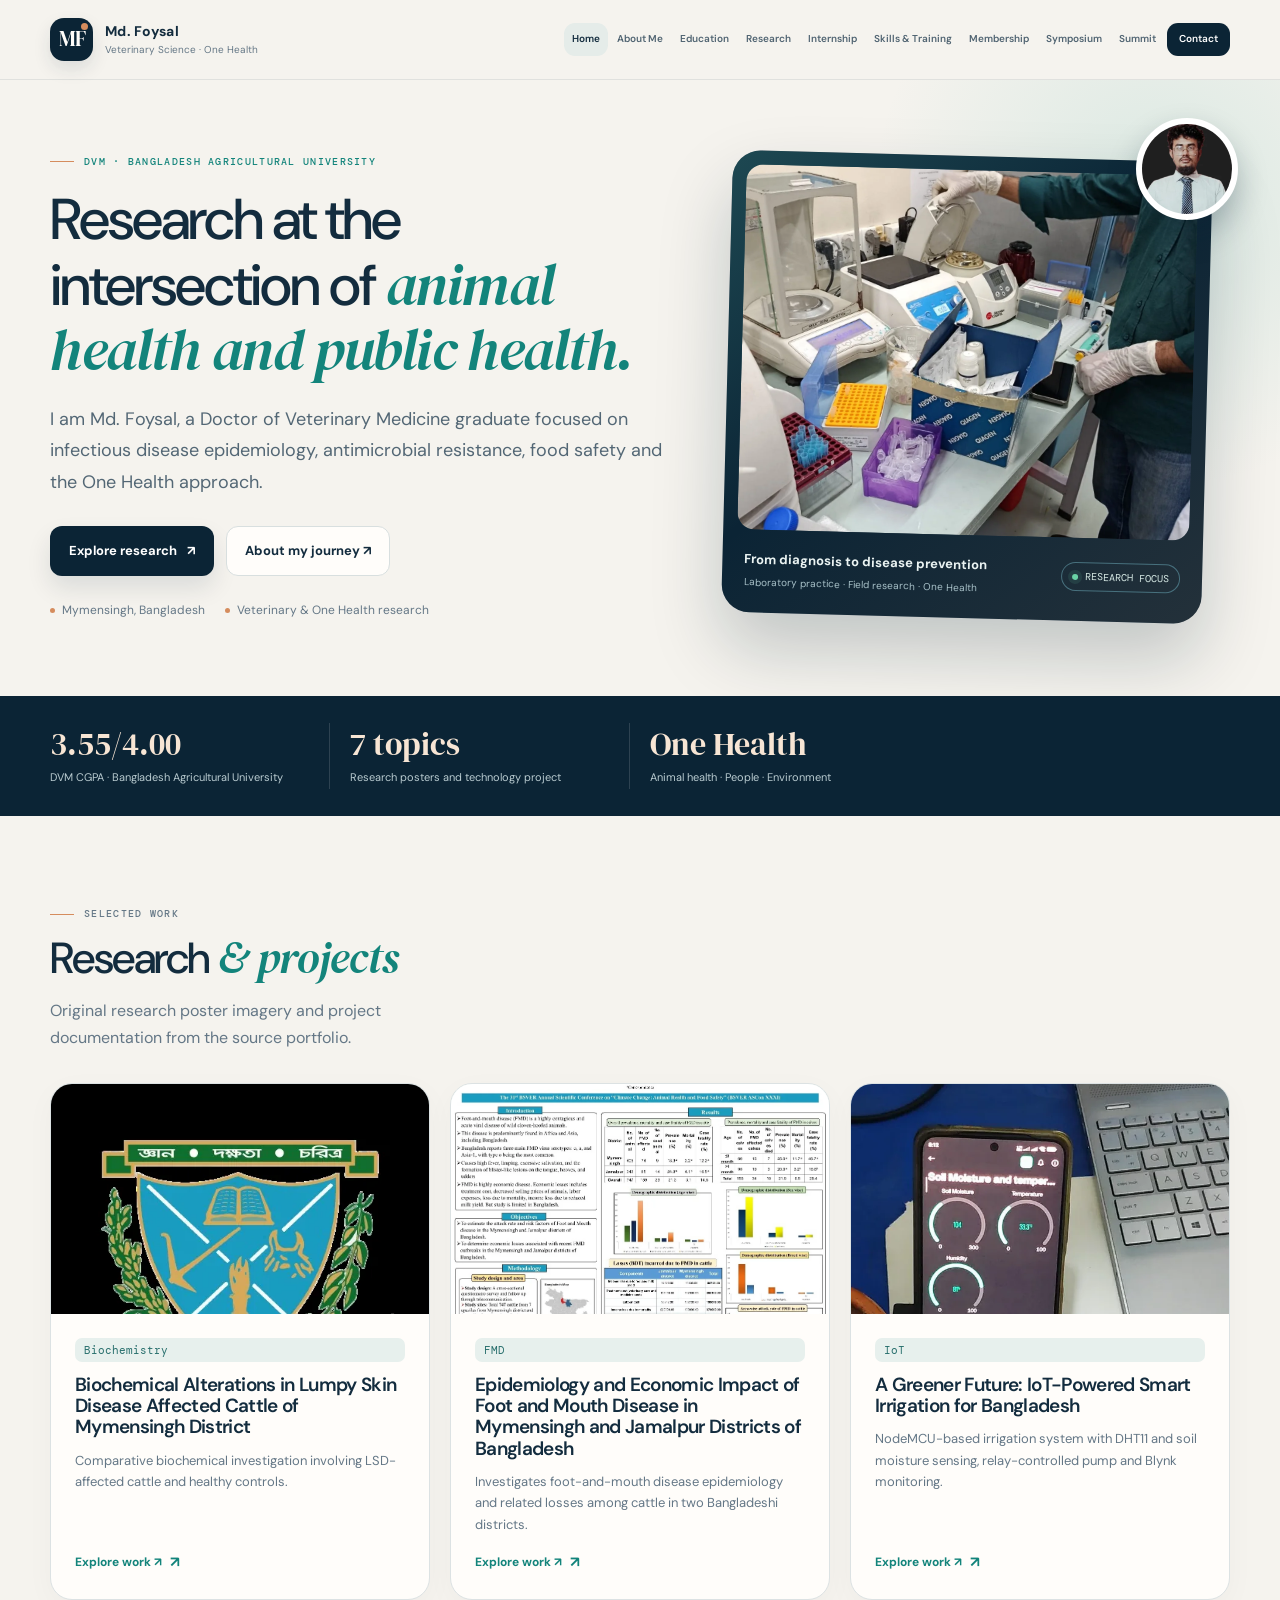
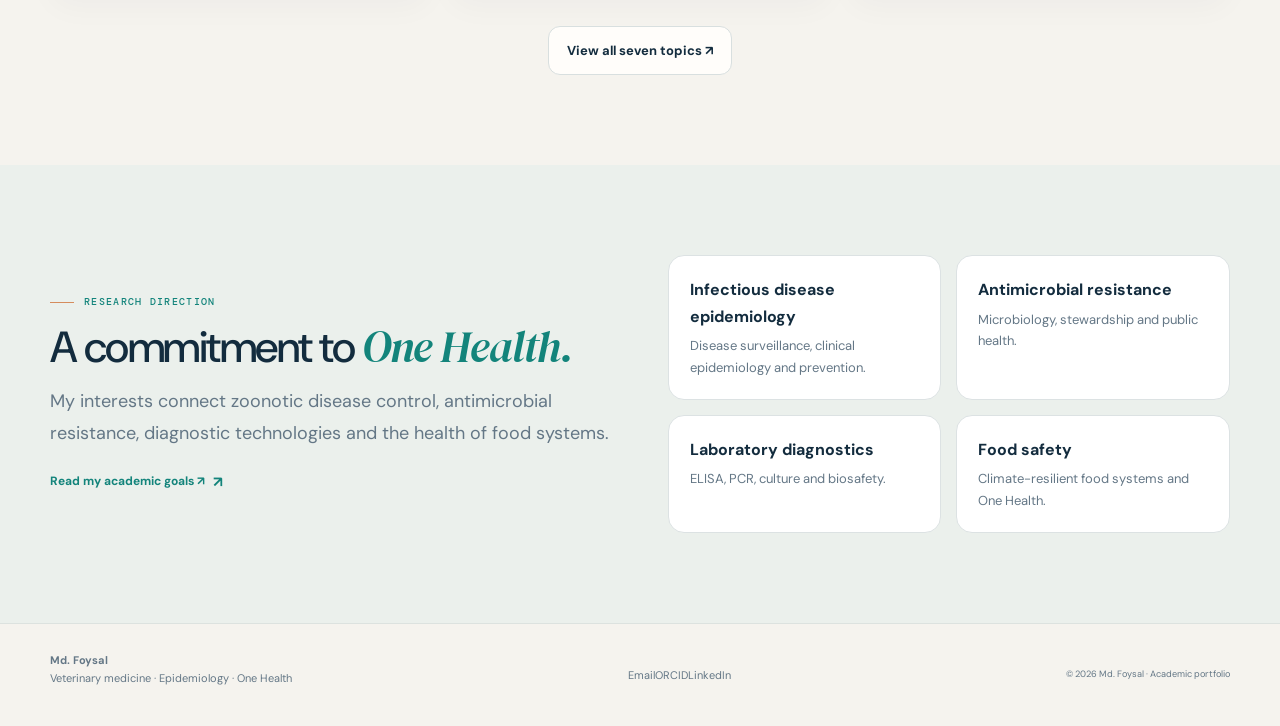
<file: index.html>
<!doctype html><html lang="en"><head><meta charset="utf-8"><meta name="viewport" content="width=device-width,initial-scale=1"><meta name="theme-color" content="#0b2435"><meta name="description" content="DVM graduate interested in infectious diseases, AMR, food safety and One Health."><title>Home | Md. Foysal</title><link rel="stylesheet" href="assets/css/murad-base.css"><link rel="stylesheet" href="assets/css/foysal.css"><link rel="icon" type="image/svg+xml" href="assets/images/favicon.svg"><script defer src="assets/js/main.js"></script></head><body><a href="#main" class="skip-link">Skip to content</a><header class="site-header"><div class="container header-inner"><a href="index.html" class="brand" aria-label="Md. Foysal home"><span class="brand-mark">MF</span><span class="brand-copy"><strong>Md. Foysal</strong><small>Veterinary Science · One Health</small></span></a><button type="button" class="menu-toggle" aria-label="Open navigation" aria-expanded="false">Menu ☰</button><nav class="nav-links" aria-label="Main navigation"><a href="index.html" class="active " aria-current=page>Home</a><a href="about.html" class=" " >About Me</a><a href="education.html" class=" " >Education</a><a href="research.html" class=" " >Research</a><a href="internship.html" class=" " >Internship</a><a href="skills.html" class=" " >Skills &amp; Training</a><a href="membership.html" class=" " >Membership</a><a href="symposium.html" class=" " >Symposium</a><a href="summit.html" class=" " >Summit</a><a href="contact.html" class=" nav-cta" >Contact</a></nav></div></header><main id="main"><section class="hero"><div class="container hero-grid"><div class="hero-copy"><p class="eyebrow">DVM · Bangladesh Agricultural University</p><h1>Research at the intersection of <em>animal health and public health.</em></h1><p class="lead">I am Md. Foysal, a Doctor of Veterinary Medicine graduate focused on infectious disease epidemiology, antimicrobial resistance, food safety and the One Health approach.</p><div class="hero-actions"><a href="research.html" class="btn btn-primary">Explore research <span>↗</span></a><a href="about.html" class="btn btn-secondary">About my journey ↗</a></div><div class="hero-meta"><span><i></i>Mymensingh, Bangladesh</span><span><i></i>Veterinary & One Health research</span></div></div><div class="hero-art"><div class="hero-panel"><img src="assets/images/intern-cdil-elisa.webp" alt="Laboratory investigation during Foysal's CDIL internship" class="hero-cover"><div class="hero-panel-caption"><div><strong>From diagnosis to disease prevention</strong><small>Laboratory practice · Field research · One Health</small></div><span class="live-dot">RESEARCH FOCUS</span></div></div><div class="hero-portrait"><img src="assets/images/foysal-portrait.webp" alt="Md. Foysal" class="" loading="lazy"></div></div></div></section><section class="stats-strip"><div class="container stats-grid"><div class="stat"><strong>3.55/4.00</strong><span>DVM CGPA · Bangladesh Agricultural University</span></div><div class="stat"><strong>7 topics</strong><span>Research posters and technology project</span></div><div class="stat"><strong>One Health</strong><span>Animal health · People · Environment</span></div></div></section><section class="section"><div class="container"><div class="section-head"><div><p class="eyebrow">Selected work</p><h2>Research <em>& projects</em></h2><p class="muted">Original research poster imagery and project documentation from the source portfolio.</p></div></div><div class="feature-grid"><article class="feature-card"><a href="research.html#project-2" class="feature-img"><img src="assets/images/biochem-poster.webp" alt="Biochemical Alterations in Lumpy Skin Disease Affected Cattle of Mymensingh District" class="" loading="lazy"></a><div class="feature-inner"><span class="mini-tag">Biochemistry</span><h3>Biochemical Alterations in Lumpy Skin Disease Affected Cattle of Mymensingh District</h3><p>Comparative biochemical investigation involving LSD-affected cattle and healthy controls.</p><a href="research.html#project-2" class="text-link">Explore work ↗</a></div></article><article class="feature-card"><a href="research.html#project-4" class="feature-img"><img src="assets/images/fmd-poster.webp" alt="Epidemiology and Economic Impact of Foot and Mouth Disease in Mymensingh and Jamalpur Districts of Bangladesh" class="" loading="lazy"></a><div class="feature-inner"><span class="mini-tag">FMD</span><h3>Epidemiology and Economic Impact of Foot and Mouth Disease in Mymensingh and Jamalpur Districts of Bangladesh</h3><p>Investigates foot-and-mouth disease epidemiology and related losses among cattle in two Bangladeshi districts.</p><a href="research.html#project-4" class="text-link">Explore work ↗</a></div></article><article class="feature-card"><a href="research.html#project-7" class="feature-img"><img src="assets/images/iot-dashboard.webp" alt="A Greener Future: IoT-Powered Smart Irrigation for Bangladesh" class="" loading="lazy"></a><div class="feature-inner"><span class="mini-tag">IoT</span><h3>A Greener Future: IoT-Powered Smart Irrigation for Bangladesh</h3><p>NodeMCU-based irrigation system with DHT11 and soil moisture sensing, relay-controlled pump and Blynk monitoring.</p><a href="research.html#project-7" class="text-link">Explore work ↗</a></div></article></div><div class="center-button"><a href="research.html" class="btn btn-secondary">View all seven topics ↗</a></div></div></section><section class="section section-tone"><div class="container split-intro"><div><p class="eyebrow">Research direction</p><h2>A commitment to <em>One Health.</em></h2><p class="lead">My interests connect zoonotic disease control, antimicrobial resistance, diagnostic technologies and the health of food systems.</p><a class="text-link" href="about.html">Read my academic goals ↗</a></div><div class="research-pillars"><div><strong>Infectious disease epidemiology</strong><p>Disease surveillance, clinical epidemiology and prevention.</p></div><div><strong>Antimicrobial resistance</strong><p>Microbiology, stewardship and public health.</p></div><div><strong>Laboratory diagnostics</strong><p>ELISA, PCR, culture and biosafety.</p></div><div><strong>Food safety</strong><p>Climate-resilient food systems and One Health.</p></div></div></div></section></main><footer class="site-footer"><div class="container footer-inner"><div><strong>Md. Foysal</strong><p>Veterinary medicine · Epidemiology · One Health</p></div><div><a href="mailto:foysal.2001104@bau.edu.bd">Email</a><a href="https://orcid.org/0009-0000-4387-3942" target="_blank" rel="noopener">ORCID</a><a href="https://www.linkedin.com/in/md-foysal1" target="_blank" rel="noopener">LinkedIn</a></div><small>© <span data-year></span> Md. Foysal · Academic portfolio</small></div></footer></body></html>
</file>
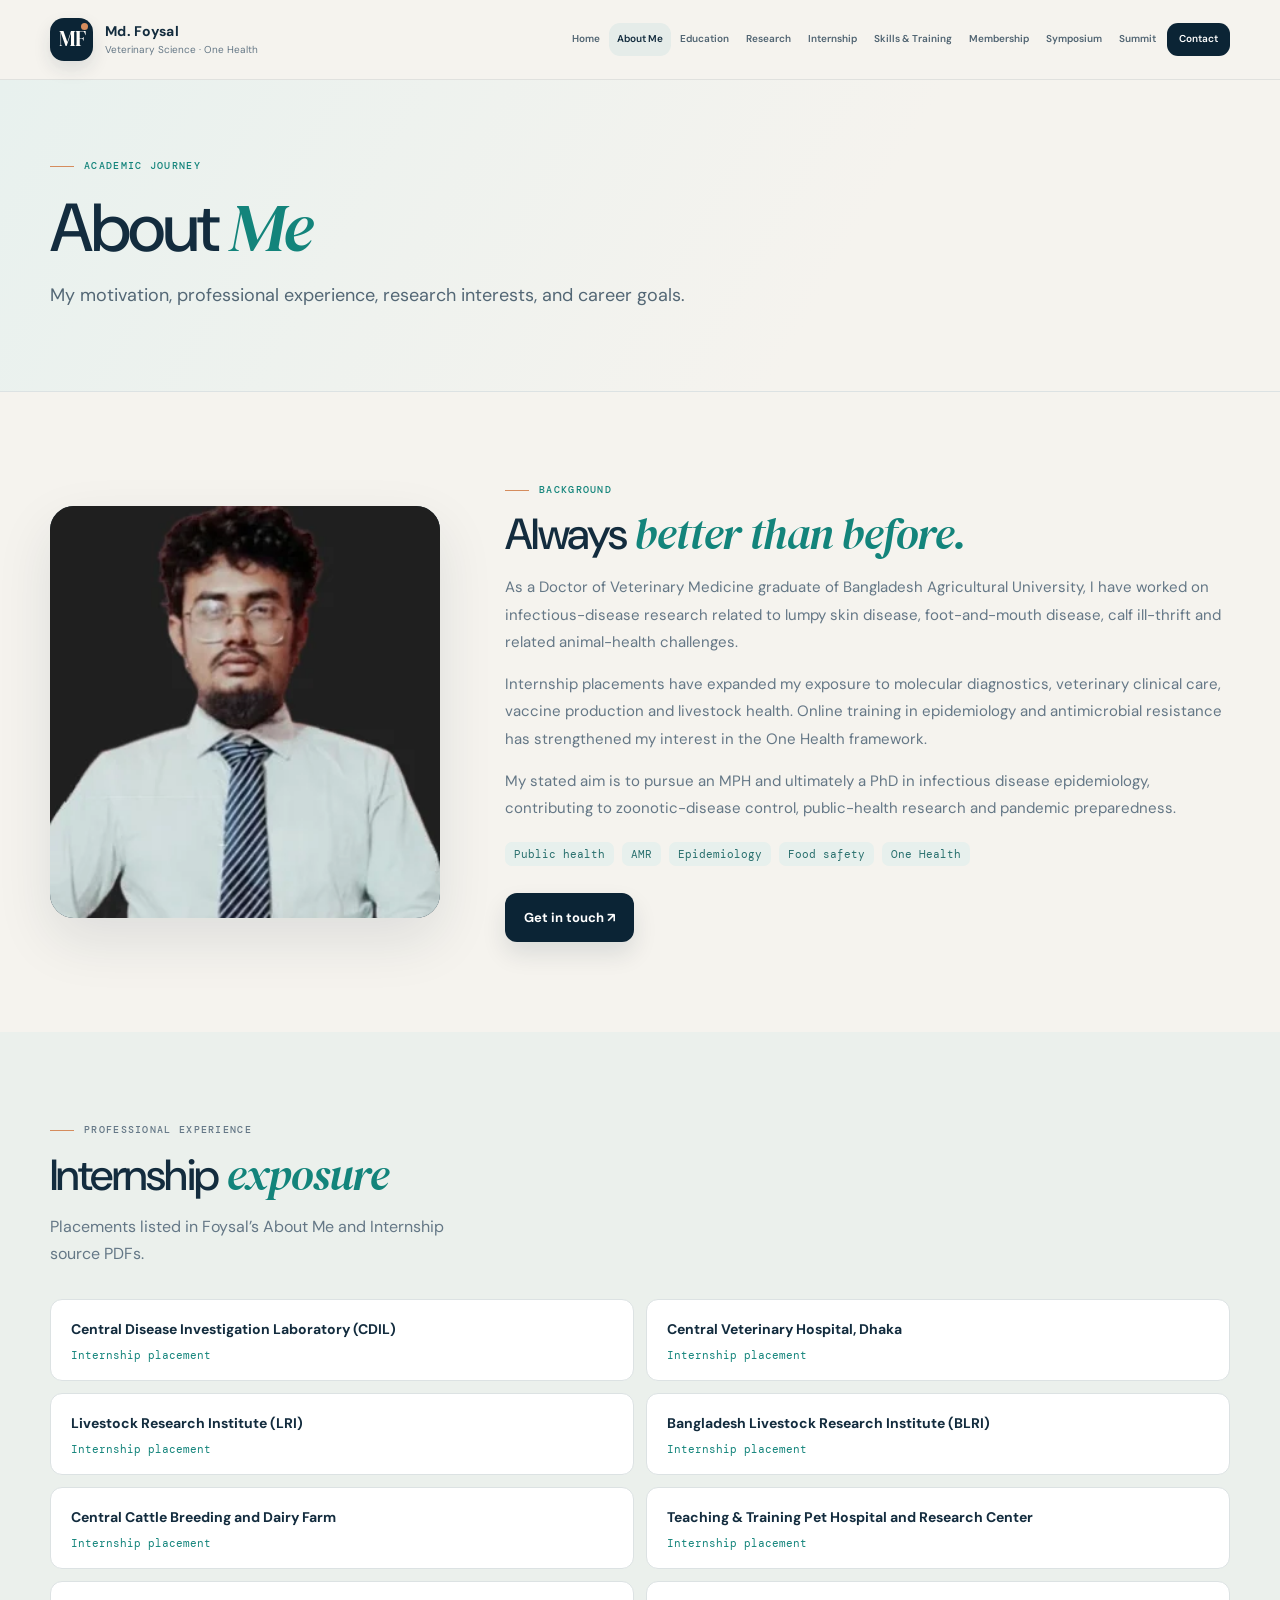
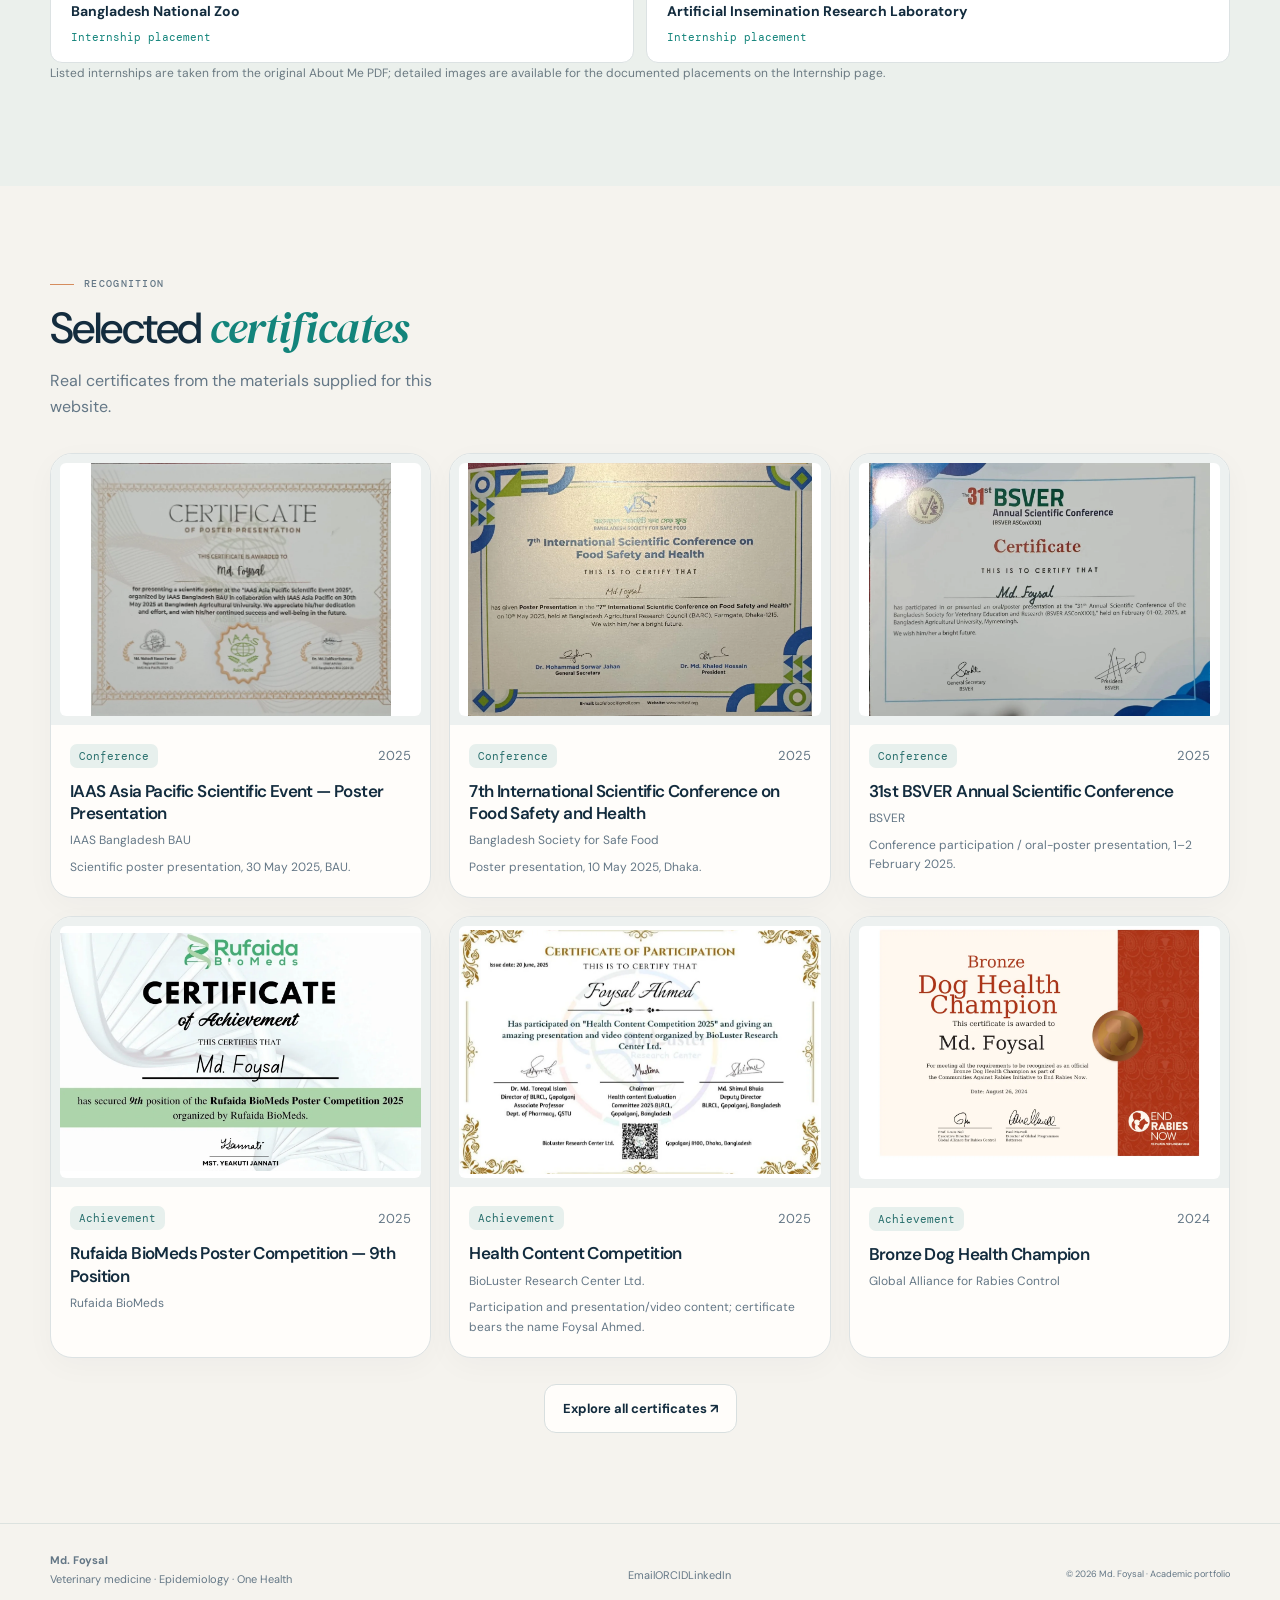
<file: about.html>
<!doctype html><html lang="en"><head><meta charset="utf-8"><meta name="viewport" content="width=device-width,initial-scale=1"><meta name="theme-color" content="#0b2435"><meta name="description" content="Academic background and One Health goals of Md. Foysal."><title>About Me | Md. Foysal</title><link rel="stylesheet" href="assets/css/murad-base.css"><link rel="stylesheet" href="assets/css/foysal.css"><link rel="icon" type="image/svg+xml" href="assets/images/favicon.svg"><script defer src="assets/js/main.js"></script></head><body><a href="#main" class="skip-link">Skip to content</a><header class="site-header"><div class="container header-inner"><a href="index.html" class="brand" aria-label="Md. Foysal home"><span class="brand-mark">MF</span><span class="brand-copy"><strong>Md. Foysal</strong><small>Veterinary Science · One Health</small></span></a><button type="button" class="menu-toggle" aria-label="Open navigation" aria-expanded="false">Menu ☰</button><nav class="nav-links" aria-label="Main navigation"><a href="index.html" class=" " >Home</a><a href="about.html" class="active " aria-current=page>About Me</a><a href="education.html" class=" " >Education</a><a href="research.html" class=" " >Research</a><a href="internship.html" class=" " >Internship</a><a href="skills.html" class=" " >Skills &amp; Training</a><a href="membership.html" class=" " >Membership</a><a href="symposium.html" class=" " >Symposium</a><a href="summit.html" class=" " >Summit</a><a href="contact.html" class=" nav-cta" >Contact</a></nav></div></header><main id="main"><section class="page-intro-band"><div class="container"><p class="eyebrow">Academic journey</p><h1>About <em>Me</em></h1><p class="lead">My motivation, professional experience, research interests, and career goals.</p></div></section><section class="section"><div class="container intro-columns"><div class="profile-photo"><img src="assets/images/foysal-portrait.webp" alt="Portrait of Md. Foysal" class="" loading="lazy"></div><div class="narrative"><p class="eyebrow">Background</p><h2>Always <em>better than before.</em></h2><p>As a Doctor of Veterinary Medicine graduate of Bangladesh Agricultural University, I have worked on infectious-disease research related to lumpy skin disease, foot-and-mouth disease, calf ill-thrift and related animal-health challenges.</p><p>Internship placements have expanded my exposure to molecular diagnostics, veterinary clinical care, vaccine production and livestock health. Online training in epidemiology and antimicrobial resistance has strengthened my interest in the One Health framework.</p><p>My stated aim is to pursue an MPH and ultimately a PhD in infectious disease epidemiology, contributing to zoonotic-disease control, public-health research and pandemic preparedness.</p><div class="info-chips"><span>Public health</span><span>AMR</span><span>Epidemiology</span><span>Food safety</span><span>One Health</span></div><a class="btn btn-primary" href="contact.html">Get in touch ↗</a></div></div></section><section class="section section-tone"><div class="container"><div class="section-head"><div><p class="eyebrow">Professional experience</p><h2>Internship <em>exposure</em></h2><p class="muted">Placements listed in Foysal’s About Me and Internship source PDFs.</p></div></div><div class="experience-list"><div class="experience-line"><strong>Central Disease Investigation Laboratory (CDIL)</strong><span>Internship placement</span></div><div class="experience-line"><strong>Central Veterinary Hospital, Dhaka</strong><span>Internship placement</span></div><div class="experience-line"><strong>Livestock Research Institute (LRI)</strong><span>Internship placement</span></div><div class="experience-line"><strong>Bangladesh Livestock Research Institute (BLRI)</strong><span>Internship placement</span></div><div class="experience-line"><strong>Central Cattle Breeding and Dairy Farm</strong><span>Internship placement</span></div><div class="experience-line"><strong>Teaching &amp; Training Pet Hospital and Research Center</strong><span>Internship placement</span></div><div class="experience-line"><strong>Bangladesh National Zoo</strong><span>Internship placement</span></div><div class="experience-line"><strong>Artificial Insemination Research Laboratory</strong><span>Internship placement</span></div></div><p class="fine-print">Listed internships are taken from the original About Me PDF; detailed images are available for the documented placements on the Internship page.</p></div></section><section class="section"><div class="container"><div class="section-head"><div><p class="eyebrow">Recognition</p><h2>Selected <em>certificates</em></h2><p class="muted">Real certificates from the materials supplied for this website.</p></div></div><div class="certificate-grid"><article class="certificate-card"><a class="certificate-image" href="assets/images/cert-iaas-asia-pacific-scientific-event-poster-presentation.webp" target="_blank" rel="noopener" aria-label="Open original certificate: IAAS Asia Pacific Scientific Event — Poster Presentation"><img src="assets/images/cert-iaas-asia-pacific-scientific-event-poster-presentation.webp" alt="IAAS Asia Pacific Scientific Event — Poster Presentation" class="" loading="lazy"></a><div class="certificate-info"><div class="certificate-top"><span class="mini-tag">Conference</span><span class="small muted">2025</span></div><h3>IAAS Asia Pacific Scientific Event — Poster Presentation</h3><p>IAAS Bangladesh BAU</p><p class="cert-note">Scientific poster presentation, 30 May 2025, BAU.</p></div></article><article class="certificate-card"><a class="certificate-image" href="assets/images/cert-7th-international-scientific-conference-on-food-safety-and-health.webp" target="_blank" rel="noopener" aria-label="Open original certificate: 7th International Scientific Conference on Food Safety and Health"><img src="assets/images/cert-7th-international-scientific-conference-on-food-safety-and-health.webp" alt="7th International Scientific Conference on Food Safety and Health" class="" loading="lazy"></a><div class="certificate-info"><div class="certificate-top"><span class="mini-tag">Conference</span><span class="small muted">2025</span></div><h3>7th International Scientific Conference on Food Safety and Health</h3><p>Bangladesh Society for Safe Food</p><p class="cert-note">Poster presentation, 10 May 2025, Dhaka.</p></div></article><article class="certificate-card"><a class="certificate-image" href="assets/images/cert-31st-bsver-annual-scientific-conference.webp" target="_blank" rel="noopener" aria-label="Open original certificate: 31st BSVER Annual Scientific Conference"><img src="assets/images/cert-31st-bsver-annual-scientific-conference.webp" alt="31st BSVER Annual Scientific Conference" class="" loading="lazy"></a><div class="certificate-info"><div class="certificate-top"><span class="mini-tag">Conference</span><span class="small muted">2025</span></div><h3>31st BSVER Annual Scientific Conference</h3><p>BSVER</p><p class="cert-note">Conference participation / oral-poster presentation, 1–2 February 2025.</p></div></article><article class="certificate-card"><a class="certificate-image" href="assets/images/cert-rufaida-biomeds-poster-competition-9th-position.webp" target="_blank" rel="noopener" aria-label="Open original certificate: Rufaida BioMeds Poster Competition — 9th Position"><img src="assets/images/cert-rufaida-biomeds-poster-competition-9th-position.webp" alt="Rufaida BioMeds Poster Competition — 9th Position" class="" loading="lazy"></a><div class="certificate-info"><div class="certificate-top"><span class="mini-tag">Achievement</span><span class="small muted">2025</span></div><h3>Rufaida BioMeds Poster Competition — 9th Position</h3><p>Rufaida BioMeds</p></div></article><article class="certificate-card"><a class="certificate-image" href="assets/images/cert-health-content-competition.webp" target="_blank" rel="noopener" aria-label="Open original certificate: Health Content Competition"><img src="assets/images/cert-health-content-competition.webp" alt="Health Content Competition" class="" loading="lazy"></a><div class="certificate-info"><div class="certificate-top"><span class="mini-tag">Achievement</span><span class="small muted">2025</span></div><h3>Health Content Competition</h3><p>BioLuster Research Center Ltd.</p><p class="cert-note">Participation and presentation/video content; certificate bears the name Foysal Ahmed.</p></div></article><article class="certificate-card"><a class="certificate-image" href="assets/images/cert-bronze-dog-health-champion.webp" target="_blank" rel="noopener" aria-label="Open original certificate: Bronze Dog Health Champion"><img src="assets/images/cert-bronze-dog-health-champion.webp" alt="Bronze Dog Health Champion" class="" loading="lazy"></a><div class="certificate-info"><div class="certificate-top"><span class="mini-tag">Achievement</span><span class="small muted">2024</span></div><h3>Bronze Dog Health Champion</h3><p>Global Alliance for Rabies Control</p></div></article></div><div class="center-button"><a class="btn btn-secondary" href="skills.html">Explore all certificates ↗</a></div></div></section></main><footer class="site-footer"><div class="container footer-inner"><div><strong>Md. Foysal</strong><p>Veterinary medicine · Epidemiology · One Health</p></div><div><a href="mailto:foysal.2001104@bau.edu.bd">Email</a><a href="https://orcid.org/0009-0000-4387-3942" target="_blank" rel="noopener">ORCID</a><a href="https://www.linkedin.com/in/md-foysal1" target="_blank" rel="noopener">LinkedIn</a></div><small>© <span data-year></span> Md. Foysal · Academic portfolio</small></div></footer></body></html>
</file>
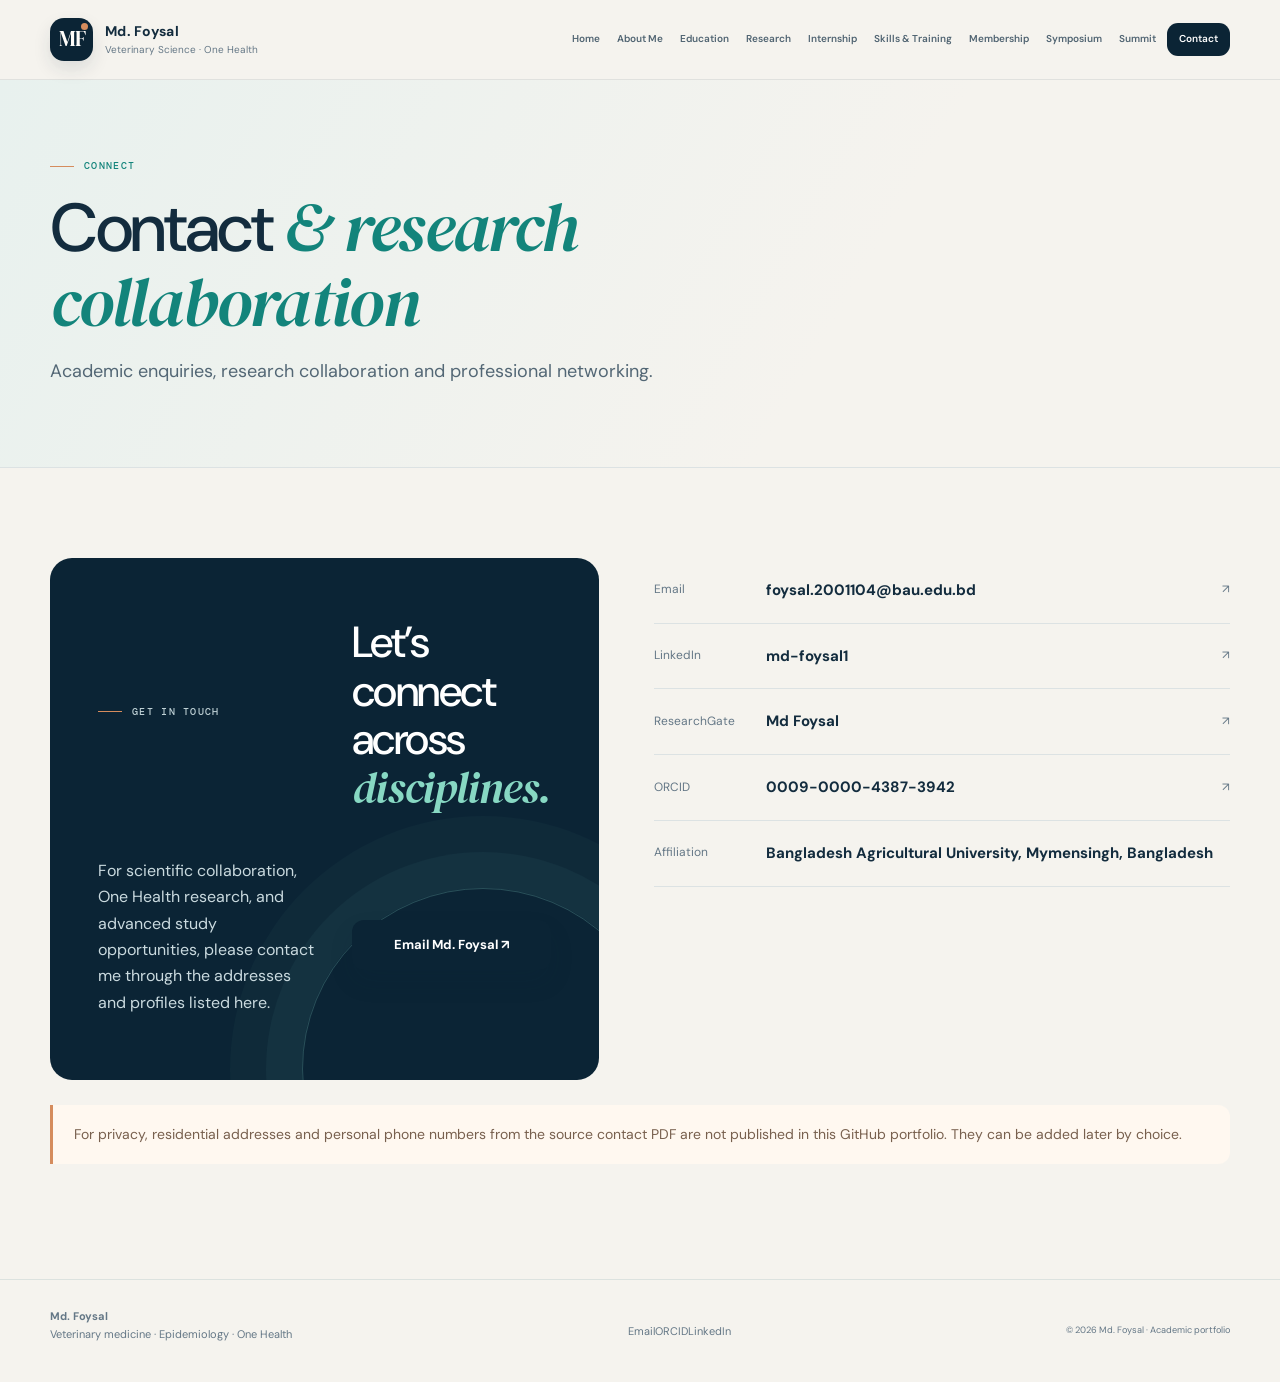
<file: contact.html>
<!doctype html><html lang="en"><head><meta charset="utf-8"><meta name="viewport" content="width=device-width,initial-scale=1"><meta name="theme-color" content="#0b2435"><meta name="description" content="Contact Md. Foysal for academic collaboration."><title>Contact | Md. Foysal</title><link rel="stylesheet" href="assets/css/murad-base.css"><link rel="stylesheet" href="assets/css/foysal.css"><link rel="icon" type="image/svg+xml" href="assets/images/favicon.svg"><script defer src="assets/js/main.js"></script></head><body><a href="#main" class="skip-link">Skip to content</a><header class="site-header"><div class="container header-inner"><a href="index.html" class="brand" aria-label="Md. Foysal home"><span class="brand-mark">MF</span><span class="brand-copy"><strong>Md. Foysal</strong><small>Veterinary Science · One Health</small></span></a><button type="button" class="menu-toggle" aria-label="Open navigation" aria-expanded="false">Menu ☰</button><nav class="nav-links" aria-label="Main navigation"><a href="index.html" class=" " >Home</a><a href="about.html" class=" " >About Me</a><a href="education.html" class=" " >Education</a><a href="research.html" class=" " >Research</a><a href="internship.html" class=" " >Internship</a><a href="skills.html" class=" " >Skills &amp; Training</a><a href="membership.html" class=" " >Membership</a><a href="symposium.html" class=" " >Symposium</a><a href="summit.html" class=" " >Summit</a><a href="contact.html" class="active nav-cta" aria-current=page>Contact</a></nav></div></header><main id="main"><section class="page-intro-band"><div class="container"><p class="eyebrow">Connect</p><h1>Contact <em>&amp; research collaboration</em></h1><p class="lead">Academic enquiries, research collaboration and professional networking.</p></div></section><section class="section"><div class="container contact-layout"><div class="contact-panel"><p class="eyebrow">Get in touch</p><h2>Let’s connect across <em>disciplines.</em></h2><p>For scientific collaboration, One Health research, and advanced study opportunities, please contact me through the addresses and profiles listed here.</p><a class="btn btn-primary" href="mailto:foysal.2001104@bau.edu.bd">Email Md. Foysal ↗</a></div><div class="contact-links"><a href="mailto:foysal.2001104@bau.edu.bd"><span>Email</span><strong>foysal.2001104@bau.edu.bd</strong><span>↗</span></a><a href="https://www.linkedin.com/in/md-foysal1" target="_blank" rel="noopener"><span>LinkedIn</span><strong>md-foysal1</strong><span>↗</span></a><a href="https://www.researchgate.net/profile/Md-Foysal-19?ev=hdr_xprf" target="_blank" rel="noopener"><span>ResearchGate</span><strong>Md Foysal</strong><span>↗</span></a><a href="https://orcid.org/0009-0000-4387-3942" target="_blank" rel="noopener"><span>ORCID</span><strong>0009-0000-4387-3942</strong><span>↗</span></a><div class="plain-contact"><span>Affiliation</span><strong>Bangladesh Agricultural University, Mymensingh, Bangladesh</strong></div></div></div><div class="container"><div class="note">For privacy, residential addresses and personal phone numbers from the source contact PDF are not published in this GitHub portfolio. They can be added later by choice.</div></div></section></main><footer class="site-footer"><div class="container footer-inner"><div><strong>Md. Foysal</strong><p>Veterinary medicine · Epidemiology · One Health</p></div><div><a href="mailto:foysal.2001104@bau.edu.bd">Email</a><a href="https://orcid.org/0009-0000-4387-3942" target="_blank" rel="noopener">ORCID</a><a href="https://www.linkedin.com/in/md-foysal1" target="_blank" rel="noopener">LinkedIn</a></div><small>© <span data-year></span> Md. Foysal · Academic portfolio</small></div></footer></body></html>
</file>
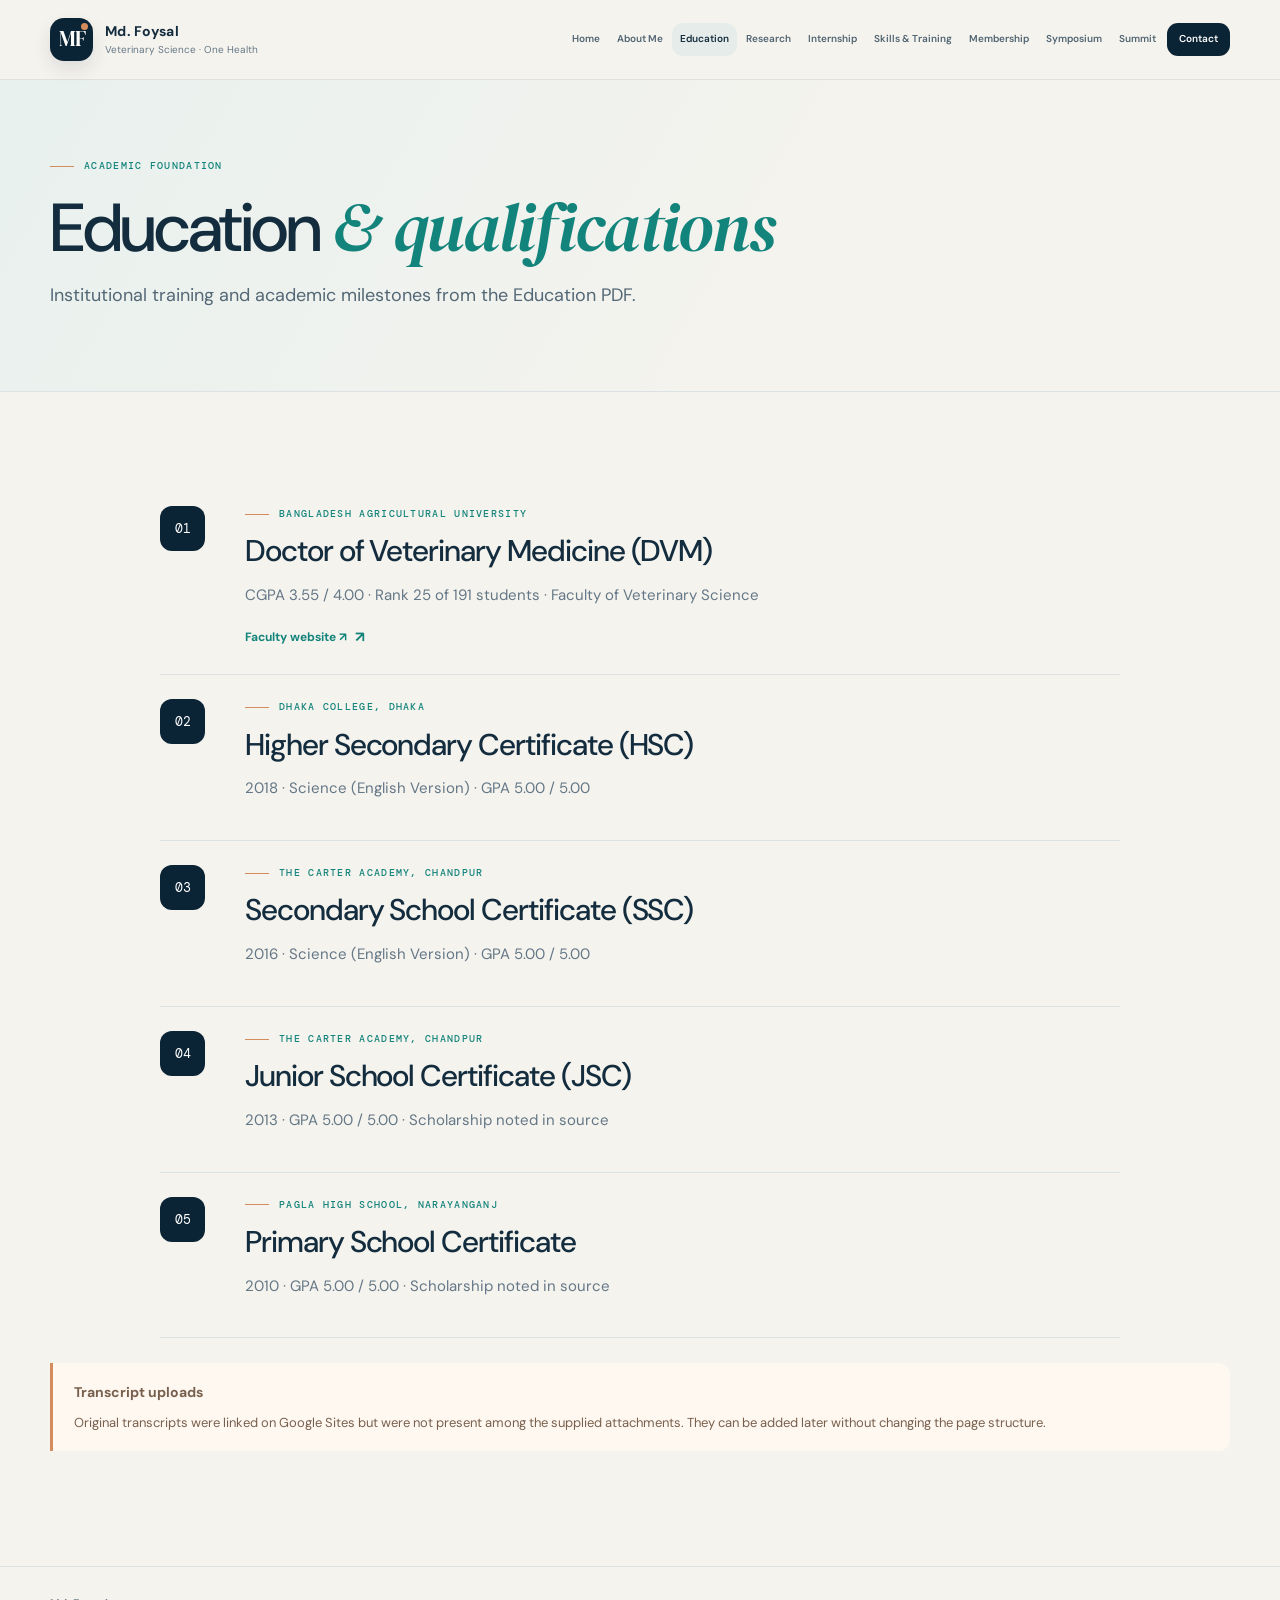
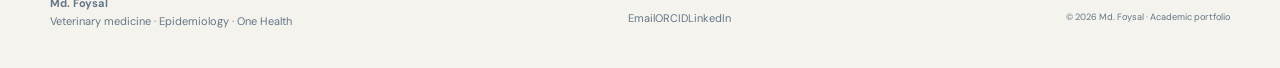
<file: education.html>
<!doctype html><html lang="en"><head><meta charset="utf-8"><meta name="viewport" content="width=device-width,initial-scale=1"><meta name="theme-color" content="#0b2435"><meta name="description" content="DVM and school education records."><title>Education | Md. Foysal</title><link rel="stylesheet" href="assets/css/murad-base.css"><link rel="stylesheet" href="assets/css/foysal.css"><link rel="icon" type="image/svg+xml" href="assets/images/favicon.svg"><script defer src="assets/js/main.js"></script></head><body><a href="#main" class="skip-link">Skip to content</a><header class="site-header"><div class="container header-inner"><a href="index.html" class="brand" aria-label="Md. Foysal home"><span class="brand-mark">MF</span><span class="brand-copy"><strong>Md. Foysal</strong><small>Veterinary Science · One Health</small></span></a><button type="button" class="menu-toggle" aria-label="Open navigation" aria-expanded="false">Menu ☰</button><nav class="nav-links" aria-label="Main navigation"><a href="index.html" class=" " >Home</a><a href="about.html" class=" " >About Me</a><a href="education.html" class="active " aria-current=page>Education</a><a href="research.html" class=" " >Research</a><a href="internship.html" class=" " >Internship</a><a href="skills.html" class=" " >Skills &amp; Training</a><a href="membership.html" class=" " >Membership</a><a href="symposium.html" class=" " >Symposium</a><a href="summit.html" class=" " >Summit</a><a href="contact.html" class=" nav-cta" >Contact</a></nav></div></header><main id="main"><section class="page-intro-band"><div class="container"><p class="eyebrow">Academic foundation</p><h1>Education <em>&amp; qualifications</em></h1><p class="lead">Institutional training and academic milestones from the Education PDF.</p></div></section><section class="section"><div class="container"><div class="education-timeline"><article class="education-entry"><div class="education-rail"><span>01</span></div><div class="education-data"><p class="eyebrow">Bangladesh Agricultural University</p><h2>Doctor of Veterinary Medicine (DVM)</h2><p>CGPA 3.55 / 4.00 · Rank 25 of 191 students · Faculty of Veterinary Science</p><a class="text-link" target="_blank" rel="noopener" href="https://fvs.bau.edu.bd/">Faculty website ↗</a></div></article><article class="education-entry"><div class="education-rail"><span>02</span></div><div class="education-data"><p class="eyebrow">Dhaka College, Dhaka</p><h2>Higher Secondary Certificate (HSC)</h2><p>2018 · Science (English Version) · GPA 5.00 / 5.00</p></div></article><article class="education-entry"><div class="education-rail"><span>03</span></div><div class="education-data"><p class="eyebrow">The Carter Academy, Chandpur</p><h2>Secondary School Certificate (SSC)</h2><p>2016 · Science (English Version) · GPA 5.00 / 5.00</p></div></article><article class="education-entry"><div class="education-rail"><span>04</span></div><div class="education-data"><p class="eyebrow">The Carter Academy, Chandpur</p><h2>Junior School Certificate (JSC)</h2><p>2013 · GPA 5.00 / 5.00 · Scholarship noted in source</p></div></article><article class="education-entry"><div class="education-rail"><span>05</span></div><div class="education-data"><p class="eyebrow">Pagla High School, Narayanganj</p><h2>Primary School Certificate</h2><p>2010 · GPA 5.00 / 5.00 · Scholarship noted in source</p></div></article></div><div class="note"><strong>Transcript uploads</strong><p>Original transcripts were linked on Google Sites but were not present among the supplied attachments. They can be added later without changing the page structure.</p></div></div></section></main><footer class="site-footer"><div class="container footer-inner"><div><strong>Md. Foysal</strong><p>Veterinary medicine · Epidemiology · One Health</p></div><div><a href="mailto:foysal.2001104@bau.edu.bd">Email</a><a href="https://orcid.org/0009-0000-4387-3942" target="_blank" rel="noopener">ORCID</a><a href="https://www.linkedin.com/in/md-foysal1" target="_blank" rel="noopener">LinkedIn</a></div><small>© <span data-year></span> Md. Foysal · Academic portfolio</small></div></footer></body></html>
</file>
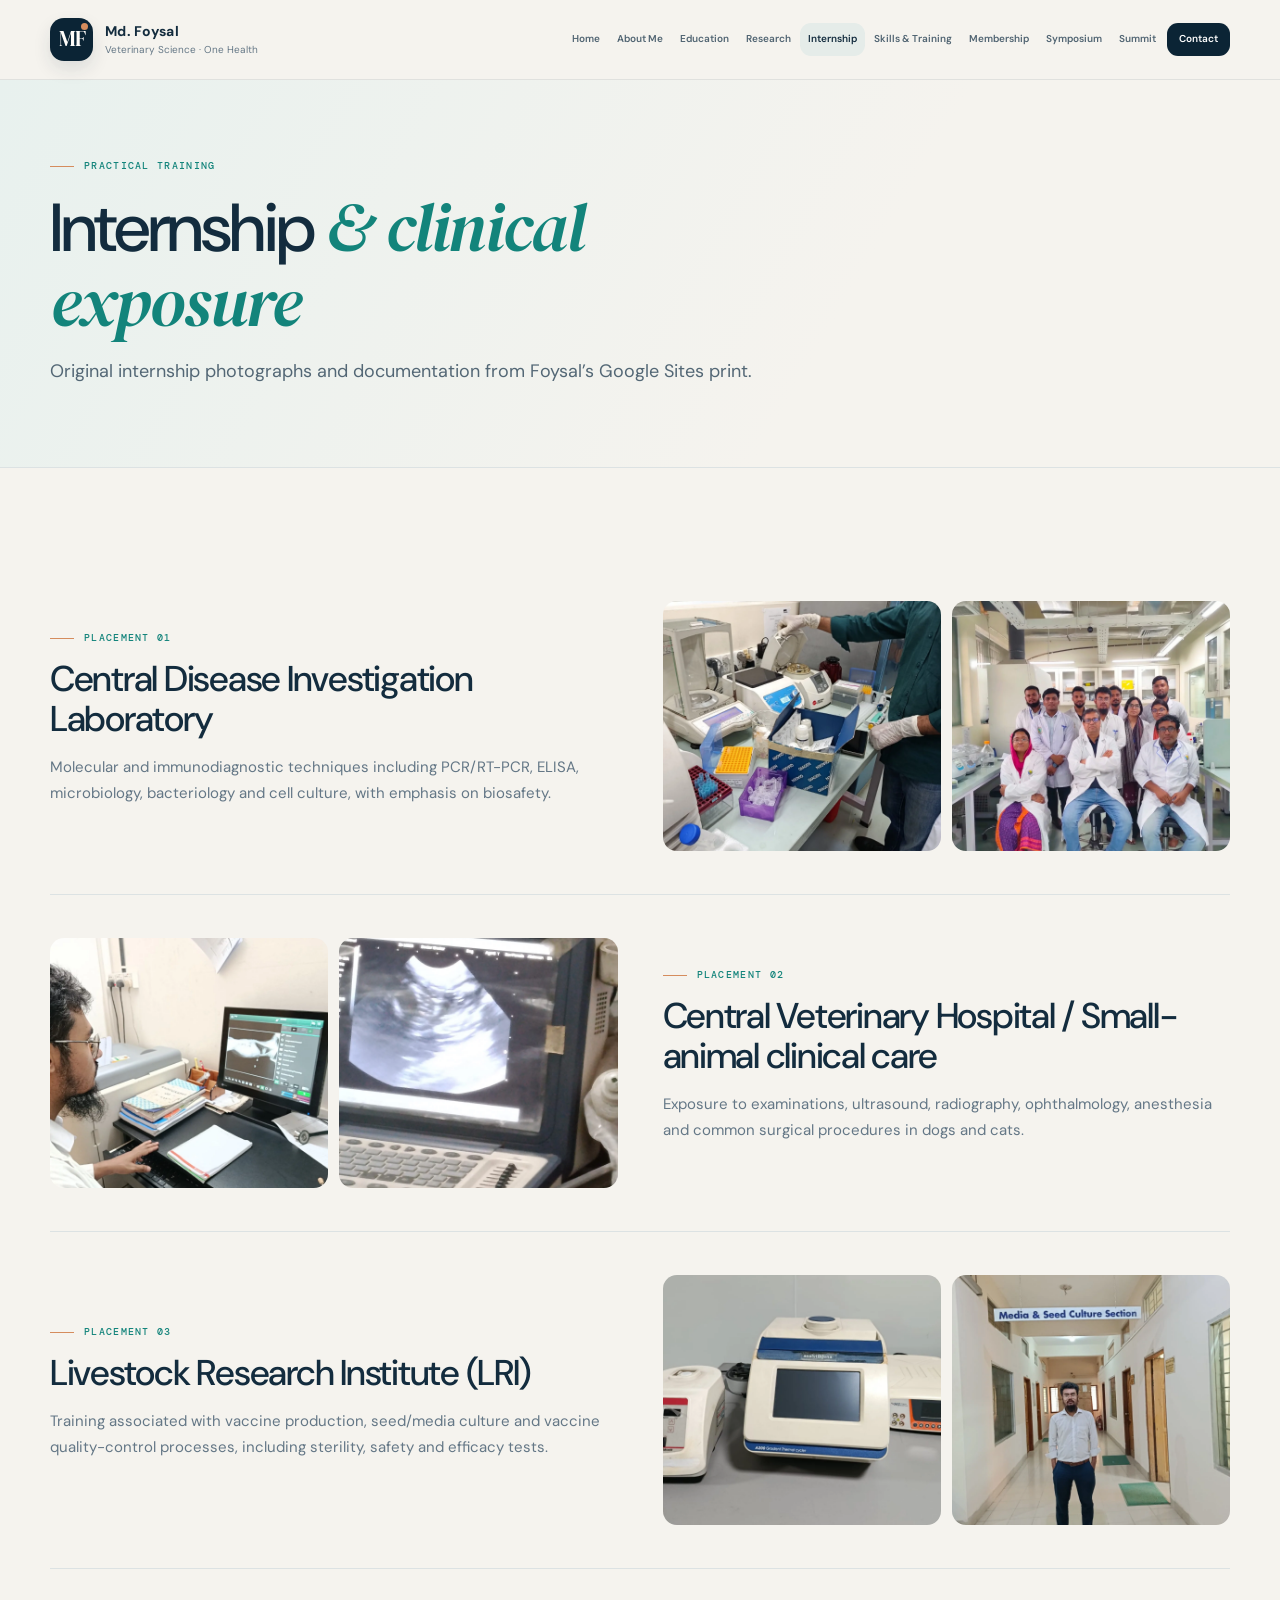
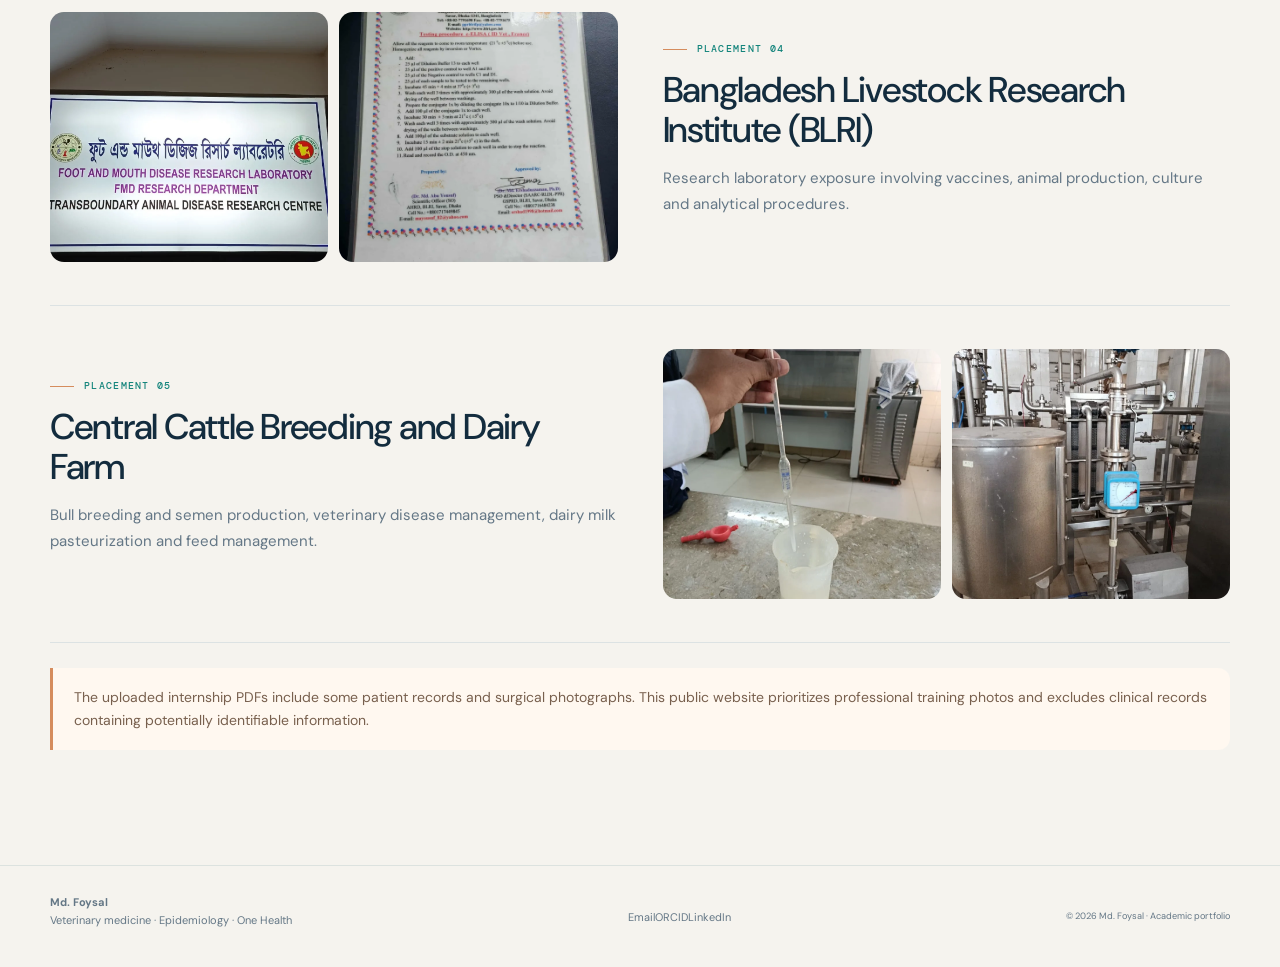
<file: internship.html>
<!doctype html><html lang="en"><head><meta charset="utf-8"><meta name="viewport" content="width=device-width,initial-scale=1"><meta name="theme-color" content="#0b2435"><meta name="description" content="Veterinary diagnostic and practical training placements."><title>Internship | Md. Foysal</title><link rel="stylesheet" href="assets/css/murad-base.css"><link rel="stylesheet" href="assets/css/foysal.css"><link rel="icon" type="image/svg+xml" href="assets/images/favicon.svg"><script defer src="assets/js/main.js"></script></head><body><a href="#main" class="skip-link">Skip to content</a><header class="site-header"><div class="container header-inner"><a href="index.html" class="brand" aria-label="Md. Foysal home"><span class="brand-mark">MF</span><span class="brand-copy"><strong>Md. Foysal</strong><small>Veterinary Science · One Health</small></span></a><button type="button" class="menu-toggle" aria-label="Open navigation" aria-expanded="false">Menu ☰</button><nav class="nav-links" aria-label="Main navigation"><a href="index.html" class=" " >Home</a><a href="about.html" class=" " >About Me</a><a href="education.html" class=" " >Education</a><a href="research.html" class=" " >Research</a><a href="internship.html" class="active " aria-current=page>Internship</a><a href="skills.html" class=" " >Skills &amp; Training</a><a href="membership.html" class=" " >Membership</a><a href="symposium.html" class=" " >Symposium</a><a href="summit.html" class=" " >Summit</a><a href="contact.html" class=" nav-cta" >Contact</a></nav></div></header><main id="main"><section class="page-intro-band"><div class="container"><p class="eyebrow">Practical training</p><h1>Internship <em>&amp; clinical exposure</em></h1><p class="lead">Original internship photographs and documentation from Foysal’s Google Sites print.</p></div></section><section class="section"><div class="container"><article class="placement"><div class="placement-copy"><p class="eyebrow">Placement 01</p><h2>Central Disease Investigation Laboratory</h2><p>Molecular and immunodiagnostic techniques including PCR/RT-PCR, ELISA, microbiology, bacteriology and cell culture, with emphasis on biosafety.</p></div><div class="placement-gallery"><a href="assets/images/intern-cdil-elisa.webp" target="_blank" rel="noopener"><img src="assets/images/intern-cdil-elisa.webp" alt="Central Disease Investigation Laboratory training photo" class="" loading="lazy"></a><a href="assets/images/intern-cdil-team.webp" target="_blank" rel="noopener"><img src="assets/images/intern-cdil-team.webp" alt="Central Disease Investigation Laboratory training photo" class="" loading="lazy"></a></div></article><article class="placement"><div class="placement-copy"><p class="eyebrow">Placement 02</p><h2>Central Veterinary Hospital / Small-animal clinical care</h2><p>Exposure to examinations, ultrasound, radiography, ophthalmology, anesthesia and common surgical procedures in dogs and cats.</p></div><div class="placement-gallery"><a href="assets/images/intern-hospital.webp" target="_blank" rel="noopener"><img src="assets/images/intern-hospital.webp" alt="Central Veterinary Hospital / Small-animal clinical care training photo" class="" loading="lazy"></a><a href="assets/images/intern-ultrasound.webp" target="_blank" rel="noopener"><img src="assets/images/intern-ultrasound.webp" alt="Central Veterinary Hospital / Small-animal clinical care training photo" class="" loading="lazy"></a></div></article><article class="placement"><div class="placement-copy"><p class="eyebrow">Placement 03</p><h2>Livestock Research Institute (LRI)</h2><p>Training associated with vaccine production, seed/media culture and vaccine quality-control processes, including sterility, safety and efficacy tests.</p></div><div class="placement-gallery"><a href="assets/images/intern-vaccine.webp" target="_blank" rel="noopener"><img src="assets/images/intern-vaccine.webp" alt="Livestock Research Institute (LRI) training photo" class="" loading="lazy"></a><a href="assets/images/intern-lri.webp" target="_blank" rel="noopener"><img src="assets/images/intern-lri.webp" alt="Livestock Research Institute (LRI) training photo" class="" loading="lazy"></a></div></article><article class="placement"><div class="placement-copy"><p class="eyebrow">Placement 04</p><h2>Bangladesh Livestock Research Institute (BLRI)</h2><p>Research laboratory exposure involving vaccines, animal production, culture and analytical procedures.</p></div><div class="placement-gallery"><a href="assets/images/intern-blri.webp" target="_blank" rel="noopener"><img src="assets/images/intern-blri.webp" alt="Bangladesh Livestock Research Institute (BLRI) training photo" class="" loading="lazy"></a><a href="assets/images/intern-blri-dna.webp" target="_blank" rel="noopener"><img src="assets/images/intern-blri-dna.webp" alt="Bangladesh Livestock Research Institute (BLRI) training photo" class="" loading="lazy"></a></div></article><article class="placement"><div class="placement-copy"><p class="eyebrow">Placement 05</p><h2>Central Cattle Breeding and Dairy Farm</h2><p>Bull breeding and semen production, veterinary disease management, dairy milk pasteurization and feed management.</p></div><div class="placement-gallery"><a href="assets/images/intern-dairy.webp" target="_blank" rel="noopener"><img src="assets/images/intern-dairy.webp" alt="Central Cattle Breeding and Dairy Farm training photo" class="" loading="lazy"></a><a href="assets/images/intern-pasteurization.webp" target="_blank" rel="noopener"><img src="assets/images/intern-pasteurization.webp" alt="Central Cattle Breeding and Dairy Farm training photo" class="" loading="lazy"></a></div></article><div class="note">The uploaded internship PDFs include some patient records and surgical photographs. This public website prioritizes professional training photos and excludes clinical records containing potentially identifiable information.</div></div></section></main><footer class="site-footer"><div class="container footer-inner"><div><strong>Md. Foysal</strong><p>Veterinary medicine · Epidemiology · One Health</p></div><div><a href="mailto:foysal.2001104@bau.edu.bd">Email</a><a href="https://orcid.org/0009-0000-4387-3942" target="_blank" rel="noopener">ORCID</a><a href="https://www.linkedin.com/in/md-foysal1" target="_blank" rel="noopener">LinkedIn</a></div><small>© <span data-year></span> Md. Foysal · Academic portfolio</small></div></footer></body></html>
</file>
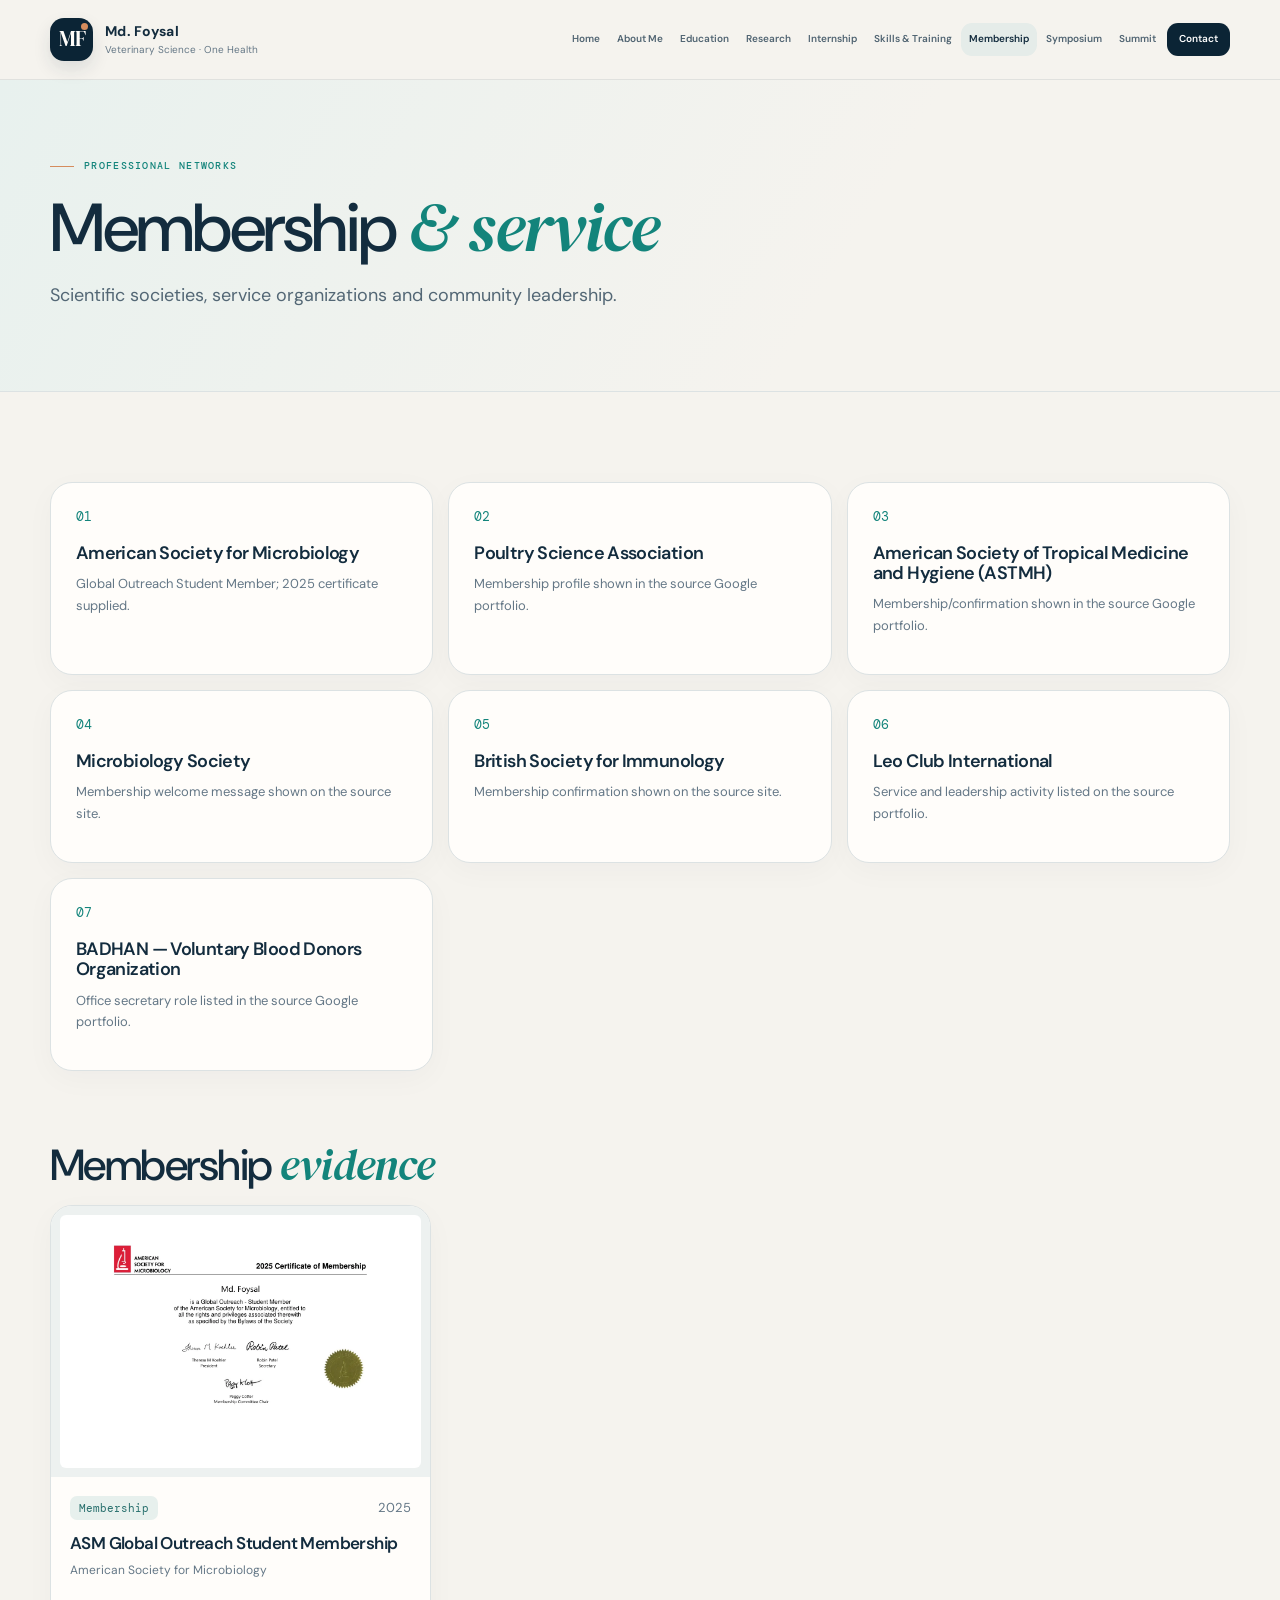
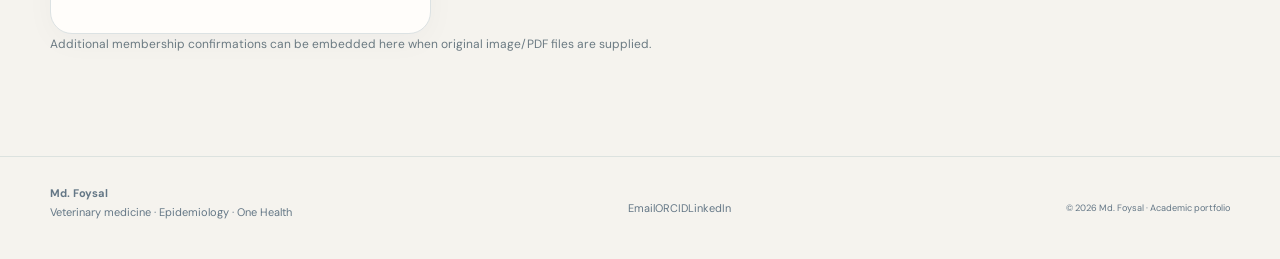
<file: membership.html>
<!doctype html><html lang="en"><head><meta charset="utf-8"><meta name="viewport" content="width=device-width,initial-scale=1"><meta name="theme-color" content="#0b2435"><meta name="description" content="Professional association memberships and volunteering."><title>Membership | Md. Foysal</title><link rel="stylesheet" href="assets/css/murad-base.css"><link rel="stylesheet" href="assets/css/foysal.css"><link rel="icon" type="image/svg+xml" href="assets/images/favicon.svg"><script defer src="assets/js/main.js"></script></head><body><a href="#main" class="skip-link">Skip to content</a><header class="site-header"><div class="container header-inner"><a href="index.html" class="brand" aria-label="Md. Foysal home"><span class="brand-mark">MF</span><span class="brand-copy"><strong>Md. Foysal</strong><small>Veterinary Science · One Health</small></span></a><button type="button" class="menu-toggle" aria-label="Open navigation" aria-expanded="false">Menu ☰</button><nav class="nav-links" aria-label="Main navigation"><a href="index.html" class=" " >Home</a><a href="about.html" class=" " >About Me</a><a href="education.html" class=" " >Education</a><a href="research.html" class=" " >Research</a><a href="internship.html" class=" " >Internship</a><a href="skills.html" class=" " >Skills &amp; Training</a><a href="membership.html" class="active " aria-current=page>Membership</a><a href="symposium.html" class=" " >Symposium</a><a href="summit.html" class=" " >Summit</a><a href="contact.html" class=" nav-cta" >Contact</a></nav></div></header><main id="main"><section class="page-intro-band"><div class="container"><p class="eyebrow">Professional networks</p><h1>Membership <em>&amp; service</em></h1><p class="lead">Scientific societies, service organizations and community leadership.</p></div></section><section class="section"><div class="container"><div class="membership-grid"><article class="member-card"><div class="member-mark">01</div><h3>American Society for Microbiology</h3><p>Global Outreach Student Member; 2025 certificate supplied.</p></article><article class="member-card"><div class="member-mark">02</div><h3>Poultry Science Association</h3><p>Membership profile shown in the source Google portfolio.</p></article><article class="member-card"><div class="member-mark">03</div><h3>American Society of Tropical Medicine and Hygiene (ASTMH)</h3><p>Membership/confirmation shown in the source Google portfolio.</p></article><article class="member-card"><div class="member-mark">04</div><h3>Microbiology Society</h3><p>Membership welcome message shown on the source site.</p></article><article class="member-card"><div class="member-mark">05</div><h3>British Society for Immunology</h3><p>Membership confirmation shown on the source site.</p></article><article class="member-card"><div class="member-mark">06</div><h3>Leo Club International</h3><p>Service and leadership activity listed on the source portfolio.</p></article><article class="member-card"><div class="member-mark">07</div><h3>BADHAN — Voluntary Blood Donors Organization</h3><p>Office secretary role listed in the source Google portfolio.</p></article></div><h2 style="margin-top:70px">Membership <em>evidence</em></h2><div class="certificate-grid"><article class="certificate-card"><a class="certificate-image" href="assets/images/cert-asm-global-outreach-student-membership.webp" target="_blank" rel="noopener" aria-label="Open original certificate: ASM Global Outreach Student Membership"><img src="assets/images/cert-asm-global-outreach-student-membership.webp" alt="ASM Global Outreach Student Membership" class="" loading="lazy"></a><div class="certificate-info"><div class="certificate-top"><span class="mini-tag">Membership</span><span class="small muted">2025</span></div><h3>ASM Global Outreach Student Membership</h3><p>American Society for Microbiology</p></div></article></div><p class="fine-print">Additional membership confirmations can be embedded here when original image/PDF files are supplied.</p></div></section></main><footer class="site-footer"><div class="container footer-inner"><div><strong>Md. Foysal</strong><p>Veterinary medicine · Epidemiology · One Health</p></div><div><a href="mailto:foysal.2001104@bau.edu.bd">Email</a><a href="https://orcid.org/0009-0000-4387-3942" target="_blank" rel="noopener">ORCID</a><a href="https://www.linkedin.com/in/md-foysal1" target="_blank" rel="noopener">LinkedIn</a></div><small>© <span data-year></span> Md. Foysal · Academic portfolio</small></div></footer></body></html>
</file>
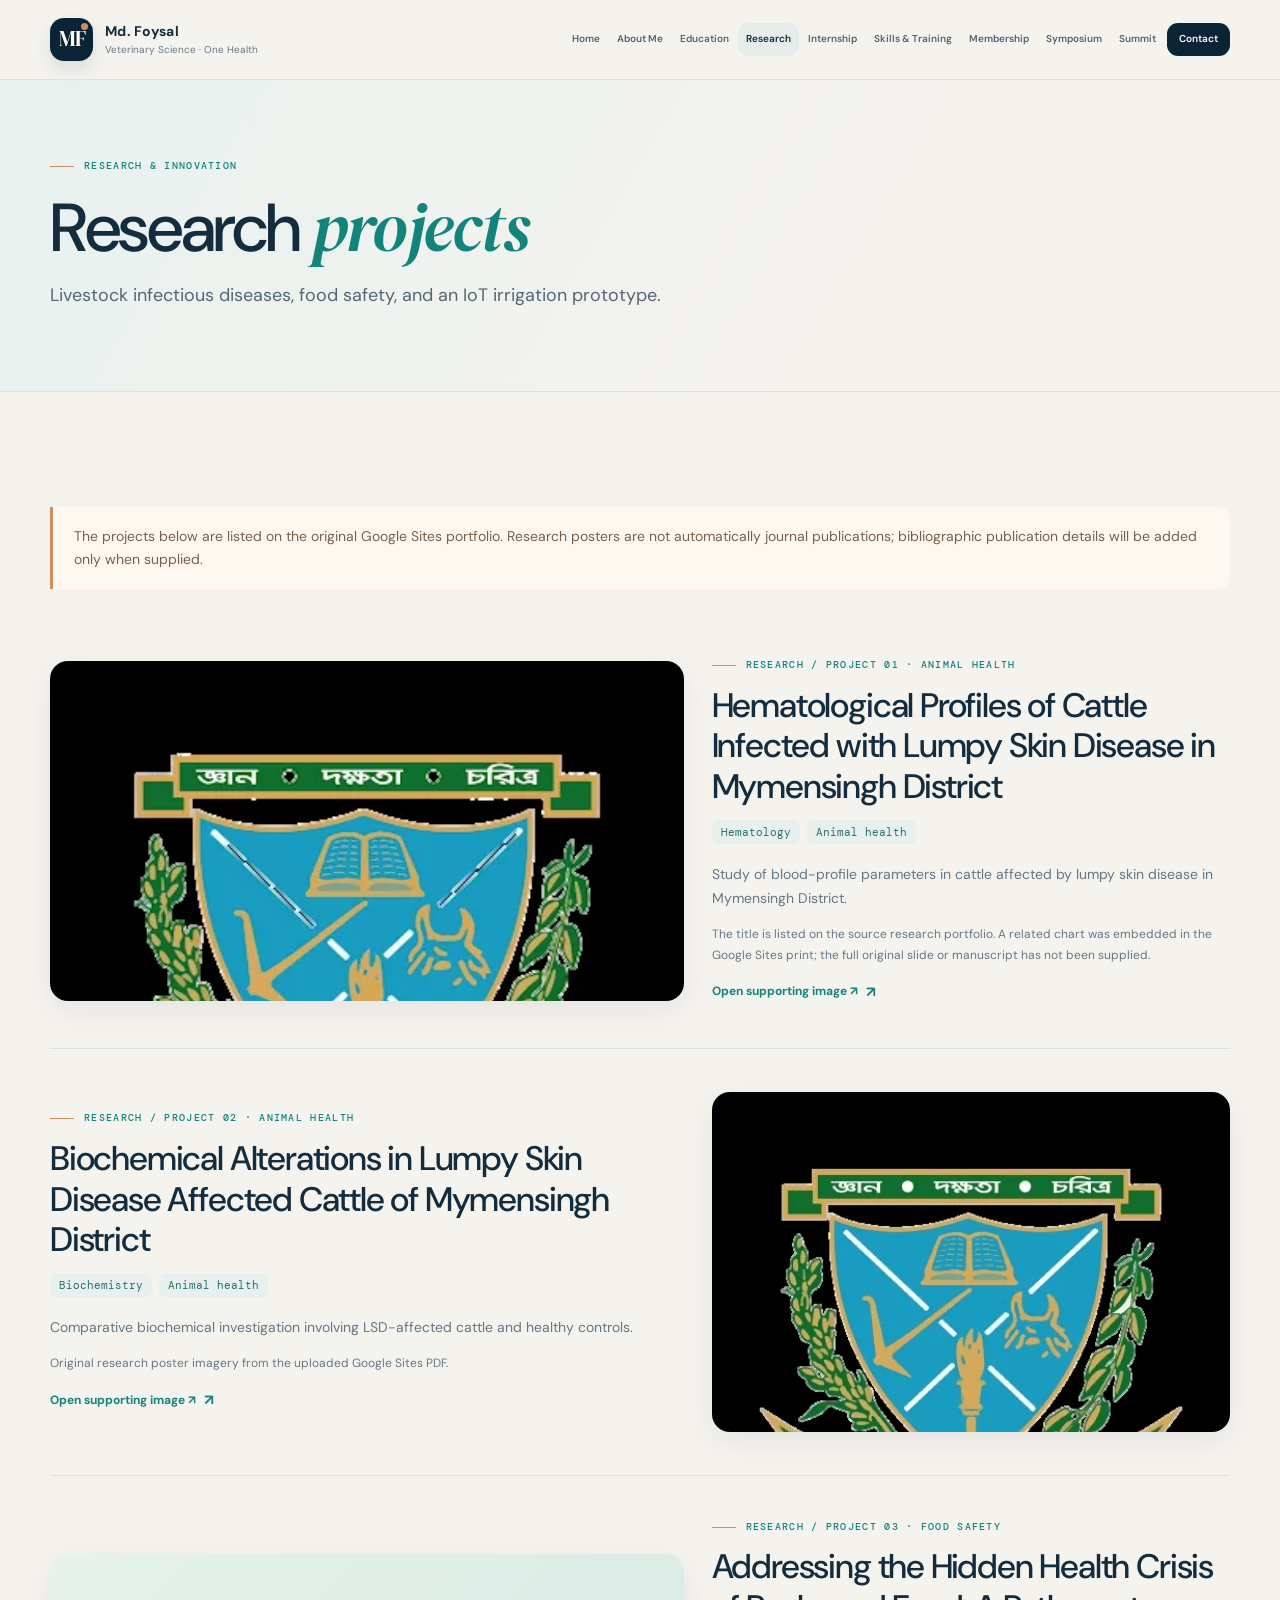
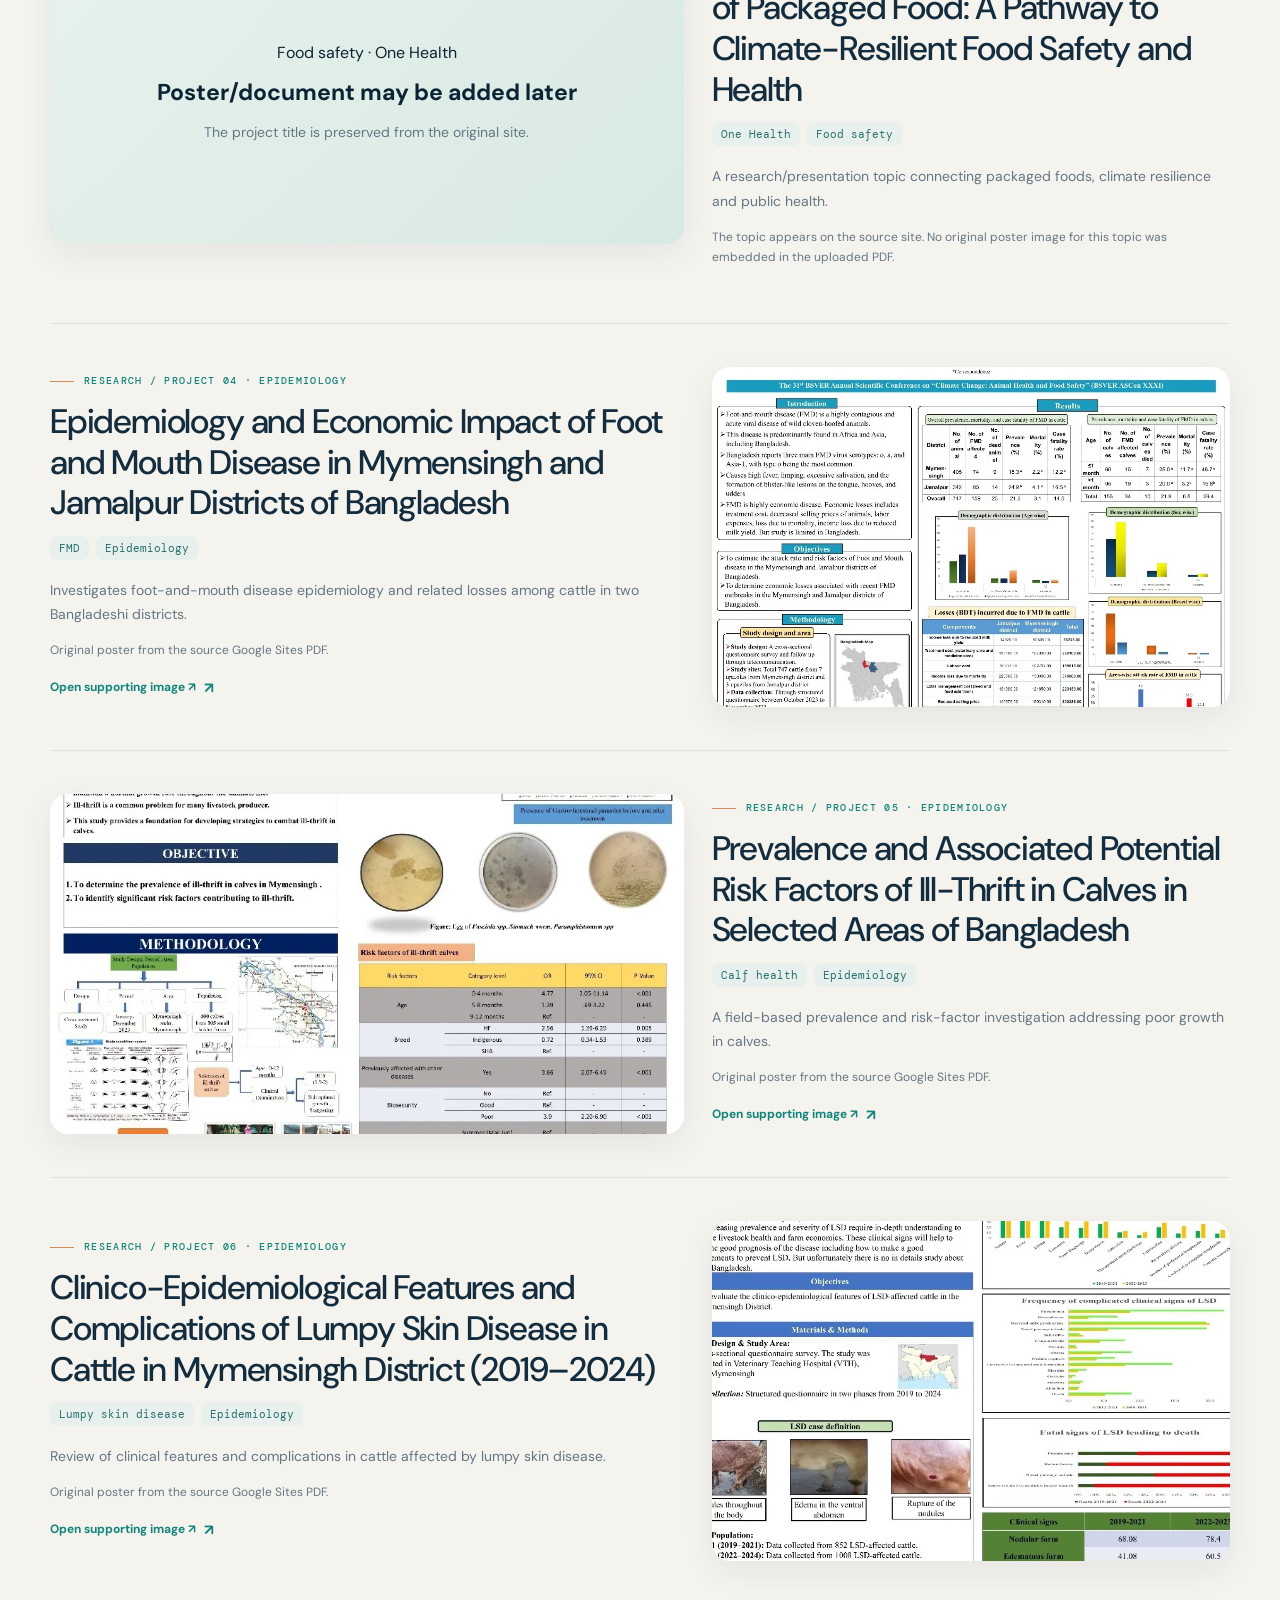
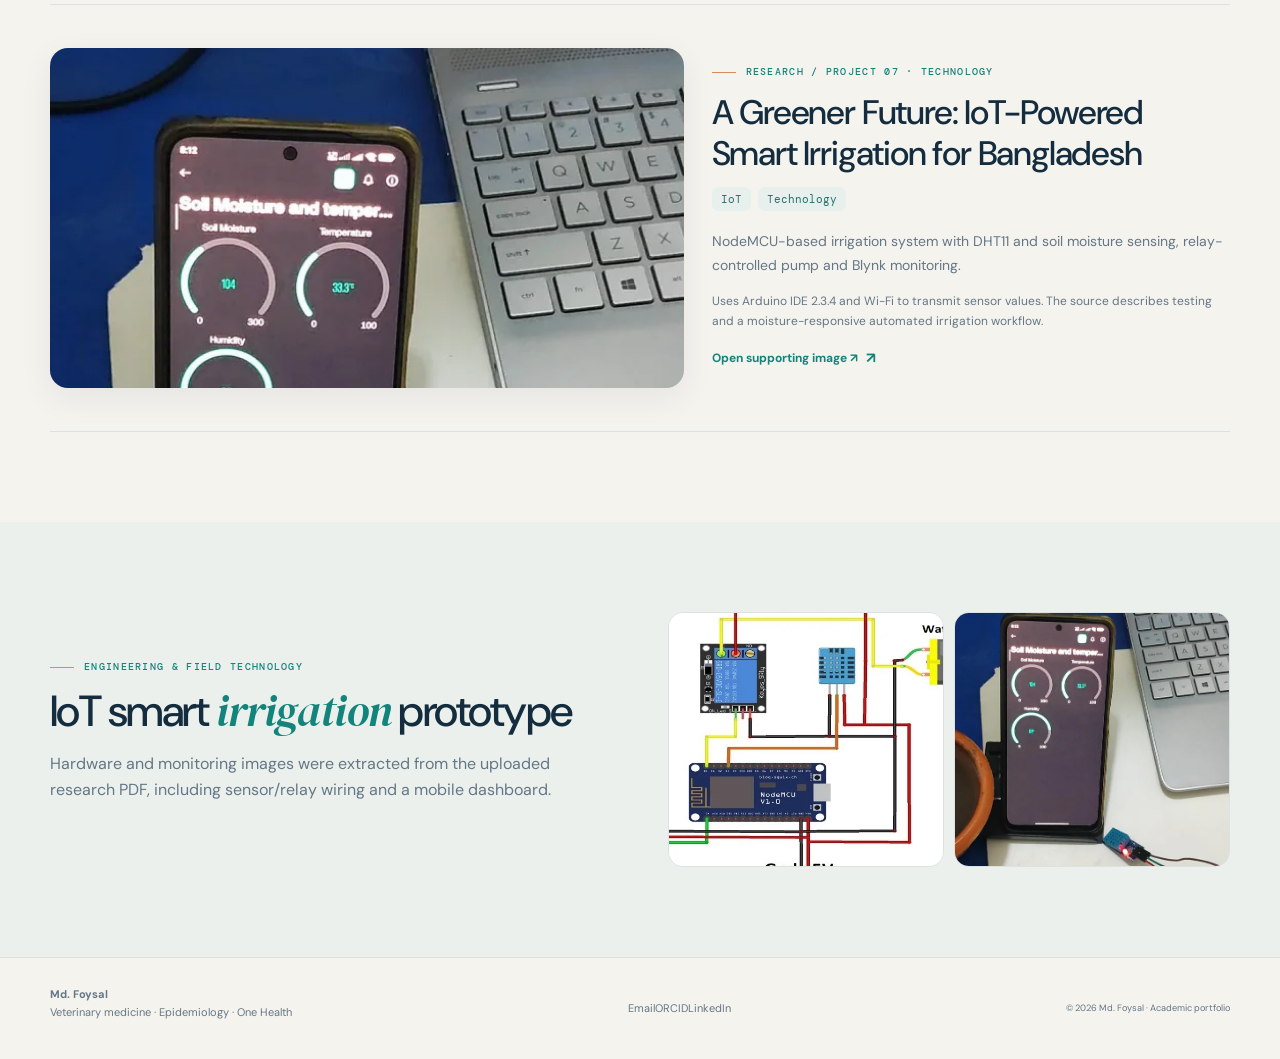
<file: research.html>
<!doctype html><html lang="en"><head><meta charset="utf-8"><meta name="viewport" content="width=device-width,initial-scale=1"><meta name="theme-color" content="#0b2435"><meta name="description" content="Foysal research posters and IoT irrigation project."><title>Research | Md. Foysal</title><link rel="stylesheet" href="assets/css/murad-base.css"><link rel="stylesheet" href="assets/css/foysal.css"><link rel="icon" type="image/svg+xml" href="assets/images/favicon.svg"><script defer src="assets/js/main.js"></script></head><body><a href="#main" class="skip-link">Skip to content</a><header class="site-header"><div class="container header-inner"><a href="index.html" class="brand" aria-label="Md. Foysal home"><span class="brand-mark">MF</span><span class="brand-copy"><strong>Md. Foysal</strong><small>Veterinary Science · One Health</small></span></a><button type="button" class="menu-toggle" aria-label="Open navigation" aria-expanded="false">Menu ☰</button><nav class="nav-links" aria-label="Main navigation"><a href="index.html" class=" " >Home</a><a href="about.html" class=" " >About Me</a><a href="education.html" class=" " >Education</a><a href="research.html" class="active " aria-current=page>Research</a><a href="internship.html" class=" " >Internship</a><a href="skills.html" class=" " >Skills &amp; Training</a><a href="membership.html" class=" " >Membership</a><a href="symposium.html" class=" " >Symposium</a><a href="summit.html" class=" " >Summit</a><a href="contact.html" class=" nav-cta" >Contact</a></nav></div></header><main id="main"><section class="page-intro-band"><div class="container"><p class="eyebrow">Research &amp; innovation</p><h1>Research <em>projects</em></h1><p class="lead">Livestock infectious diseases, food safety, and an IoT irrigation prototype.</p></div></section><section class="section"><div class="container"><p class="intro-note">The projects below are listed on the original Google Sites portfolio. Research posters are not automatically journal publications; bibliographic publication details will be added only when supplied.</p><article class="project-detail" id="project-1"><div class="project-detail-copy"><p class="eyebrow">Research / project 01 · Animal health</p><h2>Hematological Profiles of Cattle Infected with Lumpy Skin Disease in Mymensingh District</h2><div class="tag-strip"><span>Hematology</span><span>Animal health</span></div><p>Study of blood-profile parameters in cattle affected by lumpy skin disease in Mymensingh District.</p><p class="fine-print">The title is listed on the source research portfolio. A related chart was embedded in the Google Sites print; the full original slide or manuscript has not been supplied.</p><a class="text-link" href="assets/images/hematology-chart.webp" target="_blank" rel="noopener">Open supporting image ↗</a></div><div class="project-detail-media"><a href="assets/images/hematology-chart.webp" target="_blank" rel="noopener" class="project-photo"><img src="assets/images/hematology-chart.webp" alt="Hematological Profiles of Cattle Infected with Lumpy Skin Disease in Mymensingh District" class="" loading="lazy"></a></div></article><article class="project-detail" id="project-2"><div class="project-detail-copy"><p class="eyebrow">Research / project 02 · Animal health</p><h2>Biochemical Alterations in Lumpy Skin Disease Affected Cattle of Mymensingh District</h2><div class="tag-strip"><span>Biochemistry</span><span>Animal health</span></div><p>Comparative biochemical investigation involving LSD-affected cattle and healthy controls.</p><p class="fine-print">Original research poster imagery from the uploaded Google Sites PDF.</p><a class="text-link" href="assets/images/biochem-poster.webp" target="_blank" rel="noopener">Open supporting image ↗</a></div><div class="project-detail-media"><a href="assets/images/biochem-poster.webp" target="_blank" rel="noopener" class="project-photo"><img src="assets/images/biochem-poster.webp" alt="Biochemical Alterations in Lumpy Skin Disease Affected Cattle of Mymensingh District" class="" loading="lazy"></a></div></article><article class="project-detail" id="project-3"><div class="project-detail-copy"><p class="eyebrow">Research / project 03 · Food safety</p><h2>Addressing the Hidden Health Crisis of Packaged Food: A Pathway to Climate-Resilient Food Safety and Health</h2><div class="tag-strip"><span>One Health</span><span>Food safety</span></div><p>A research/presentation topic connecting packaged foods, climate resilience and public health.</p><p class="fine-print">The topic appears on the source site. No original poster image for this topic was embedded in the uploaded PDF.</p></div><div class="project-detail-media"><div class="project-no-photo"><span>Food safety · One Health</span><strong>Poster/document may be added later</strong><p>The project title is preserved from the original site.</p></div></div></article><article class="project-detail" id="project-4"><div class="project-detail-copy"><p class="eyebrow">Research / project 04 · Epidemiology</p><h2>Epidemiology and Economic Impact of Foot and Mouth Disease in Mymensingh and Jamalpur Districts of Bangladesh</h2><div class="tag-strip"><span>FMD</span><span>Epidemiology</span></div><p>Investigates foot-and-mouth disease epidemiology and related losses among cattle in two Bangladeshi districts.</p><p class="fine-print">Original poster from the source Google Sites PDF.</p><a class="text-link" href="assets/images/fmd-poster.webp" target="_blank" rel="noopener">Open supporting image ↗</a></div><div class="project-detail-media"><a href="assets/images/fmd-poster.webp" target="_blank" rel="noopener" class="project-photo"><img src="assets/images/fmd-poster.webp" alt="Epidemiology and Economic Impact of Foot and Mouth Disease in Mymensingh and Jamalpur Districts of Bangladesh" class="" loading="lazy"></a></div></article><article class="project-detail" id="project-5"><div class="project-detail-copy"><p class="eyebrow">Research / project 05 · Epidemiology</p><h2>Prevalence and Associated Potential Risk Factors of Ill-Thrift in Calves in Selected Areas of Bangladesh</h2><div class="tag-strip"><span>Calf health</span><span>Epidemiology</span></div><p>A field-based prevalence and risk-factor investigation addressing poor growth in calves.</p><p class="fine-print">Original poster from the source Google Sites PDF.</p><a class="text-link" href="assets/images/illthrift-poster.webp" target="_blank" rel="noopener">Open supporting image ↗</a></div><div class="project-detail-media"><a href="assets/images/illthrift-poster.webp" target="_blank" rel="noopener" class="project-photo"><img src="assets/images/illthrift-poster.webp" alt="Prevalence and Associated Potential Risk Factors of Ill-Thrift in Calves in Selected Areas of Bangladesh" class="" loading="lazy"></a></div></article><article class="project-detail" id="project-6"><div class="project-detail-copy"><p class="eyebrow">Research / project 06 · Epidemiology</p><h2>Clinico-Epidemiological Features and Complications of Lumpy Skin Disease in Cattle in Mymensingh District (2019–2024)</h2><div class="tag-strip"><span>Lumpy skin disease</span><span>Epidemiology</span></div><p>Review of clinical features and complications in cattle affected by lumpy skin disease.</p><p class="fine-print">Original poster from the source Google Sites PDF.</p><a class="text-link" href="assets/images/lsd-poster.webp" target="_blank" rel="noopener">Open supporting image ↗</a></div><div class="project-detail-media"><a href="assets/images/lsd-poster.webp" target="_blank" rel="noopener" class="project-photo"><img src="assets/images/lsd-poster.webp" alt="Clinico-Epidemiological Features and Complications of Lumpy Skin Disease in Cattle in Mymensingh District (2019–2024)" class="" loading="lazy"></a></div></article><article class="project-detail" id="project-7"><div class="project-detail-copy"><p class="eyebrow">Research / project 07 · Technology</p><h2>A Greener Future: IoT-Powered Smart Irrigation for Bangladesh</h2><div class="tag-strip"><span>IoT</span><span>Technology</span></div><p>NodeMCU-based irrigation system with DHT11 and soil moisture sensing, relay-controlled pump and Blynk monitoring.</p><p class="fine-print">Uses Arduino IDE 2.3.4 and Wi-Fi to transmit sensor values. The source describes testing and a moisture-responsive automated irrigation workflow.</p><a class="text-link" href="assets/images/iot-dashboard.webp" target="_blank" rel="noopener">Open supporting image ↗</a></div><div class="project-detail-media"><a href="assets/images/iot-dashboard.webp" target="_blank" rel="noopener" class="project-photo"><img src="assets/images/iot-dashboard.webp" alt="A Greener Future: IoT-Powered Smart Irrigation for Bangladesh" class="" loading="lazy"></a></div></article></div></section><section class="section section-tone"><div class="container"><div class="split-intro"><div><p class="eyebrow">Engineering & field technology</p><h2>IoT smart <em>irrigation</em> prototype</h2><p>Hardware and monitoring images were extracted from the uploaded research PDF, including sensor/relay wiring and a mobile dashboard.</p></div><div class="media-duo"><img src="assets/images/iot-circuit.webp" alt="NodeMCU wiring and sensing circuit" class="" loading="lazy"><img src="assets/images/iot-dashboard.webp" alt="Irrigation sensor display" class="" loading="lazy"></div></div></div></section></main><footer class="site-footer"><div class="container footer-inner"><div><strong>Md. Foysal</strong><p>Veterinary medicine · Epidemiology · One Health</p></div><div><a href="mailto:foysal.2001104@bau.edu.bd">Email</a><a href="https://orcid.org/0009-0000-4387-3942" target="_blank" rel="noopener">ORCID</a><a href="https://www.linkedin.com/in/md-foysal1" target="_blank" rel="noopener">LinkedIn</a></div><small>© <span data-year></span> Md. Foysal · Academic portfolio</small></div></footer></body></html>
</file>
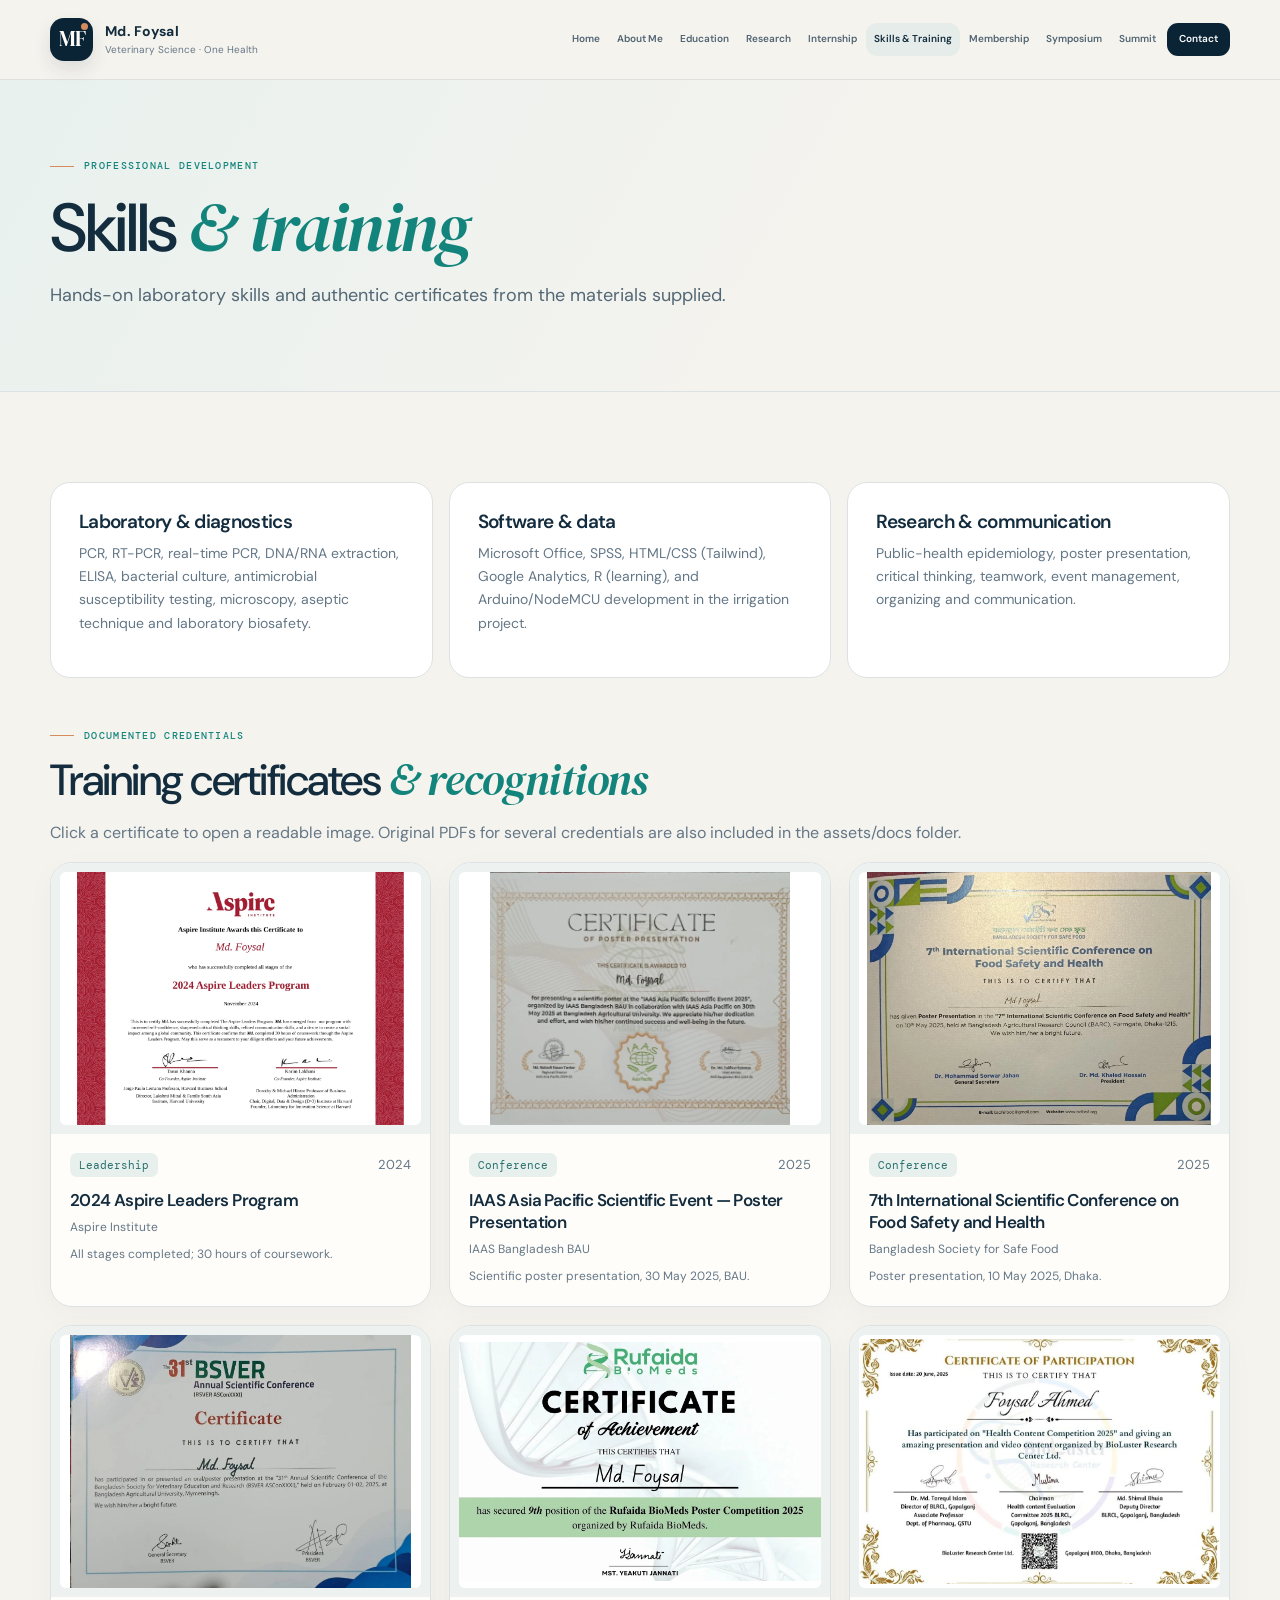
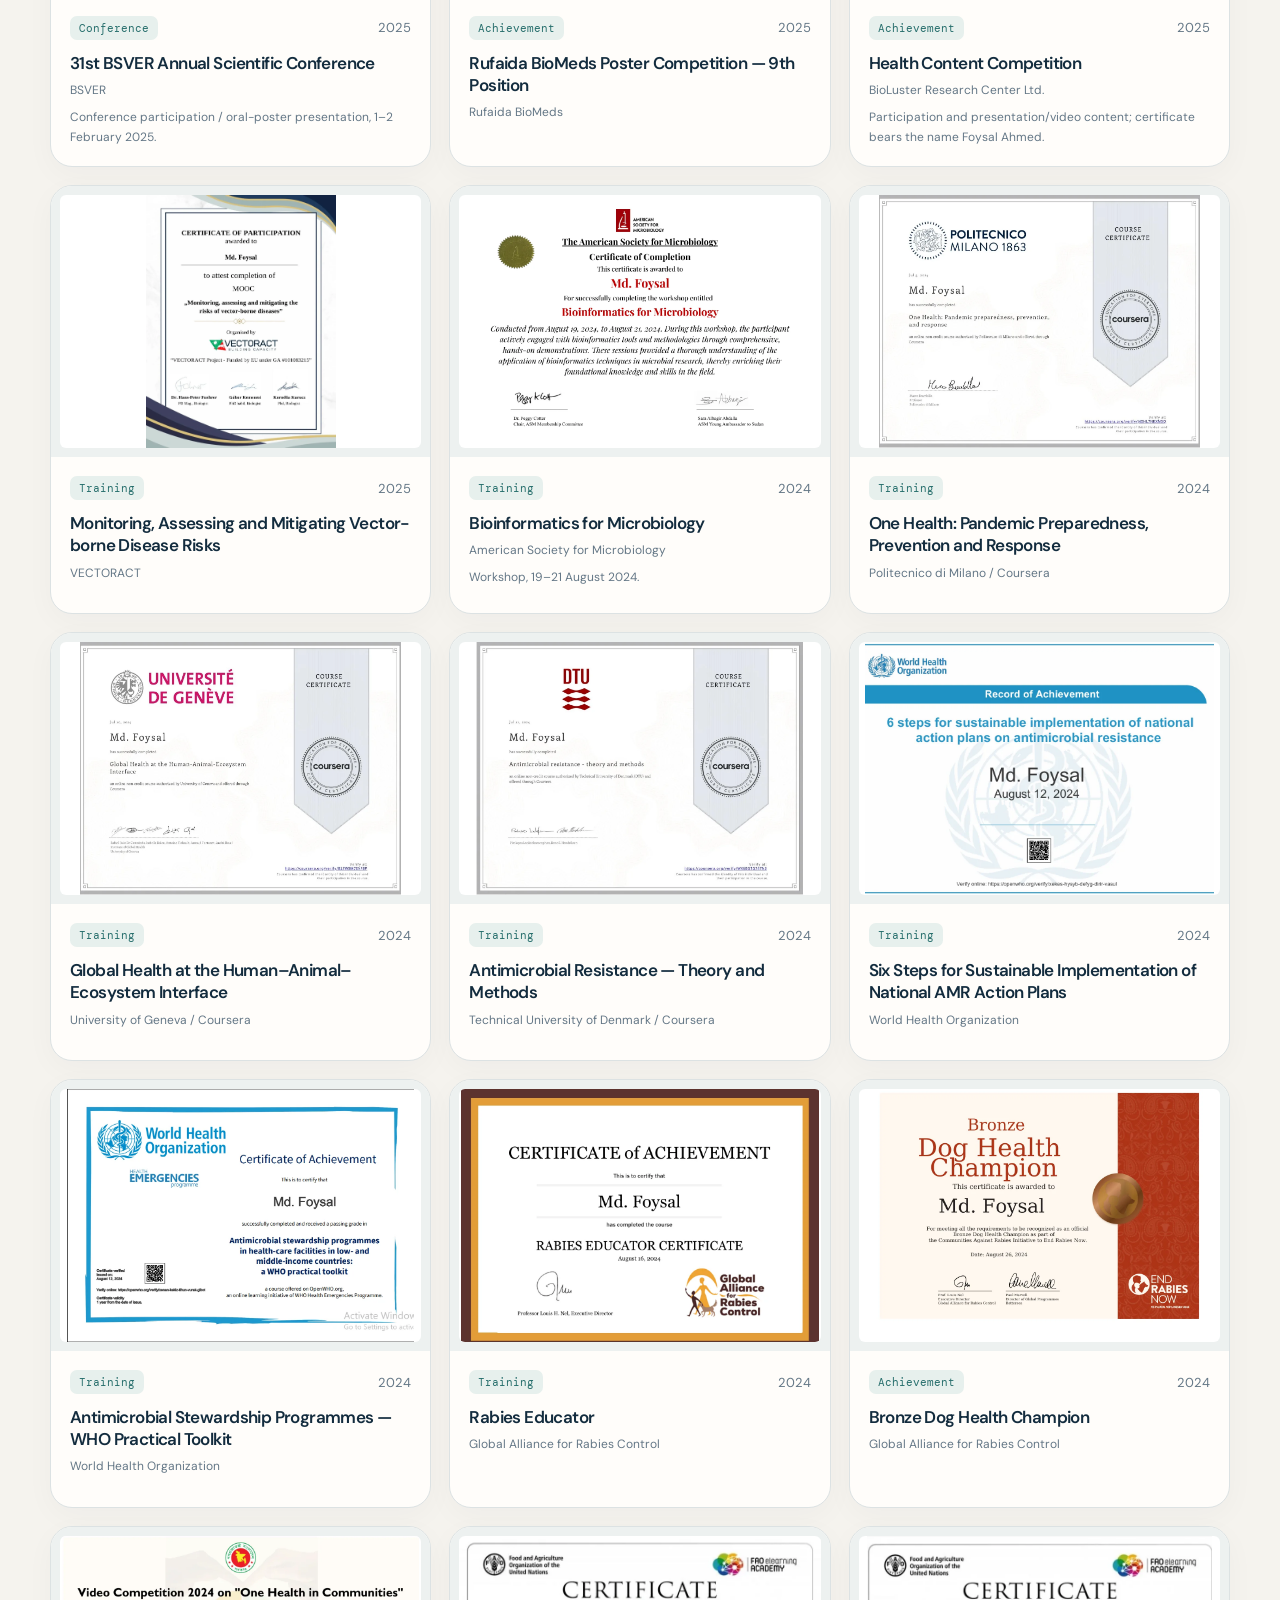
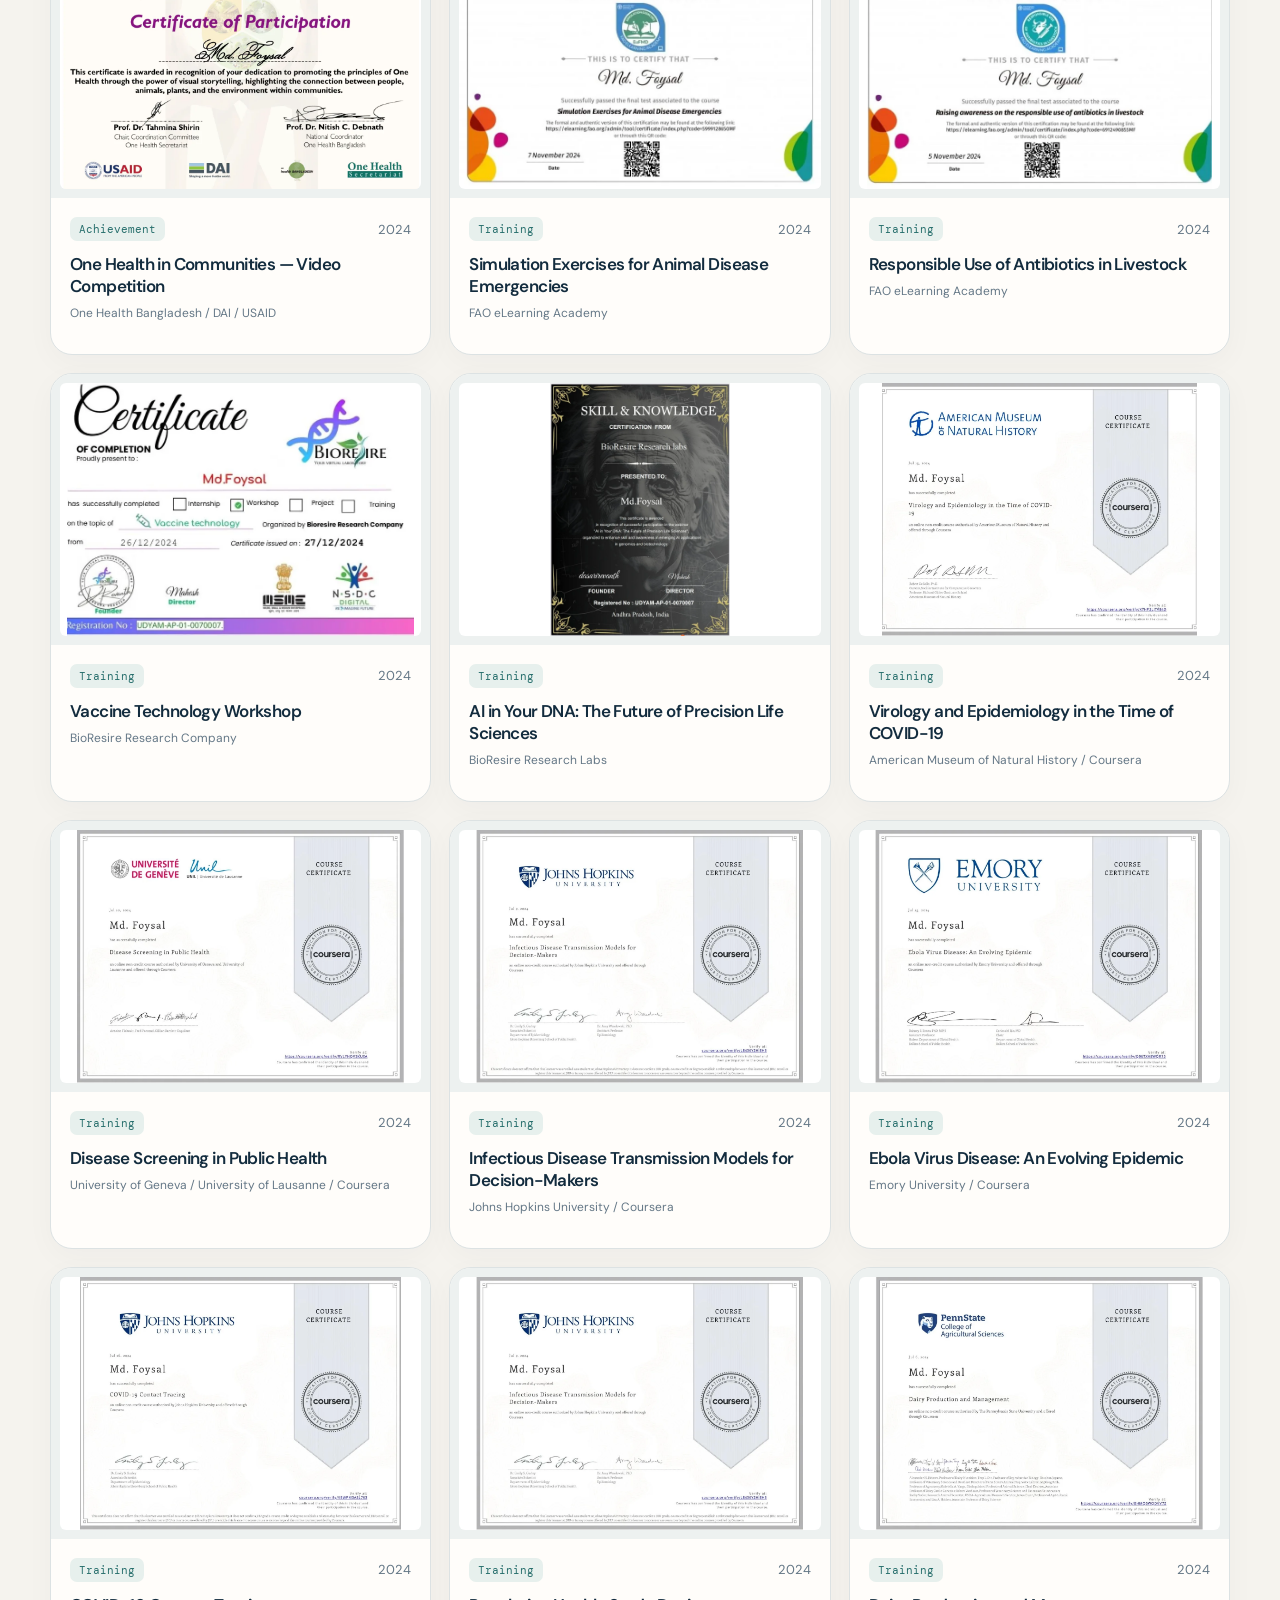
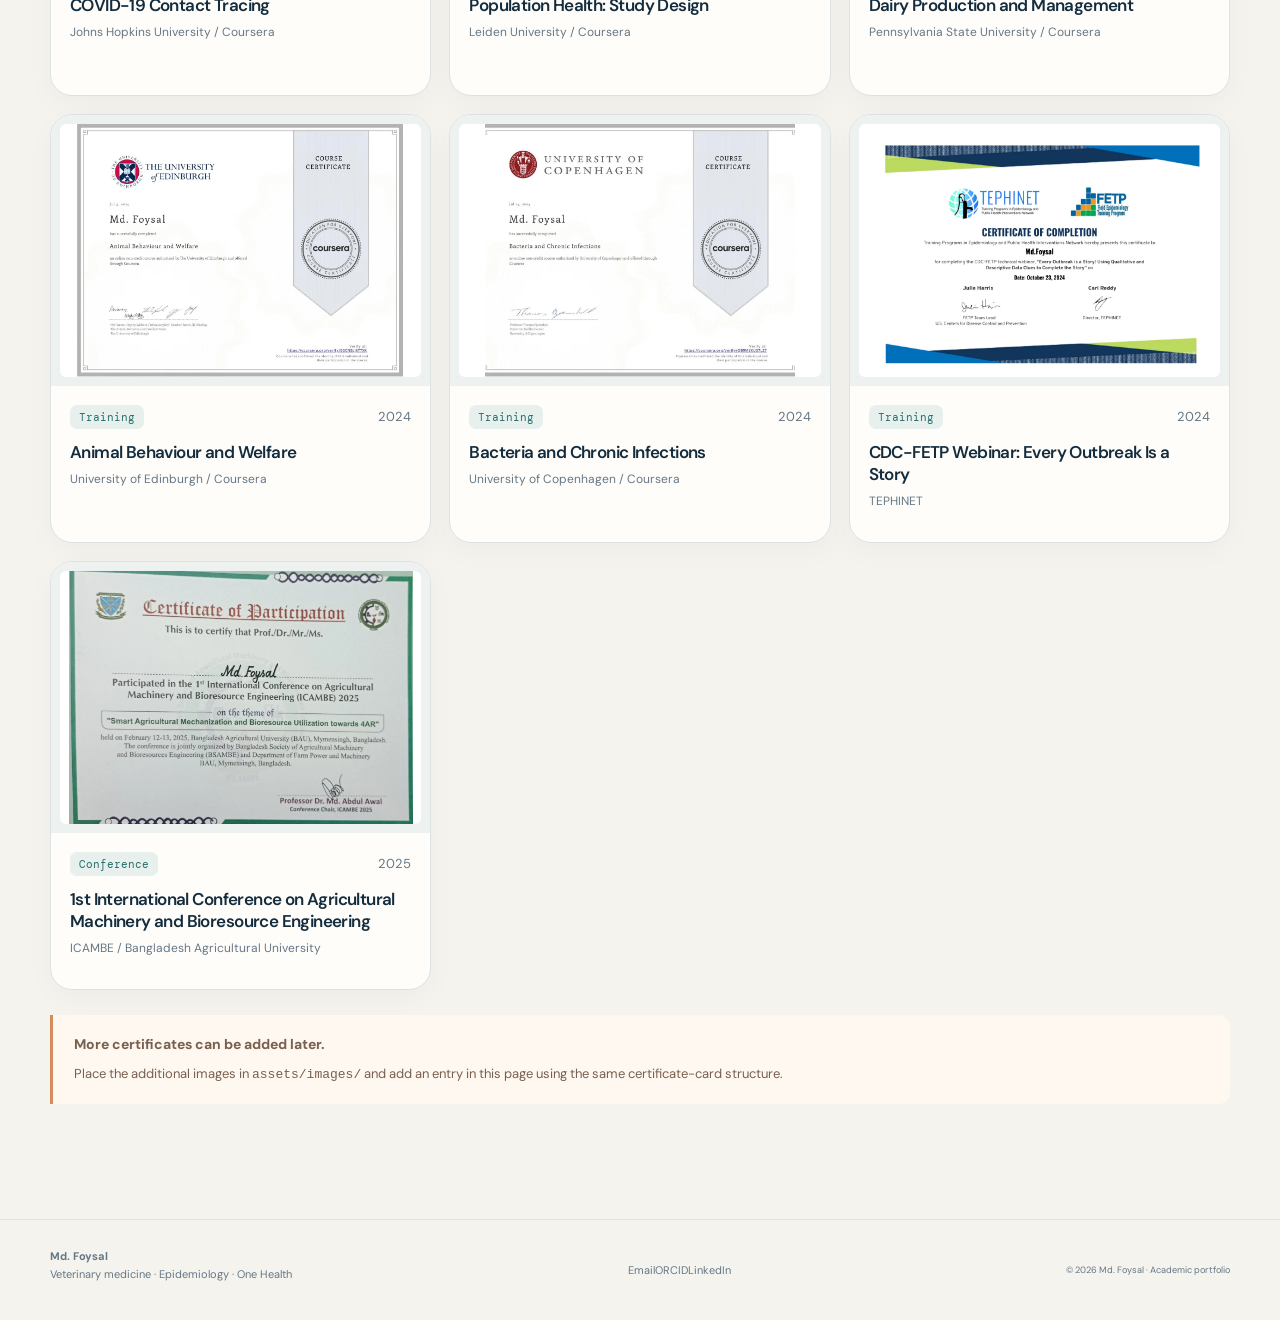
<file: skills.html>
<!doctype html><html lang="en"><head><meta charset="utf-8"><meta name="viewport" content="width=device-width,initial-scale=1"><meta name="theme-color" content="#0b2435"><meta name="description" content="Training certifications and laboratory skills."><title>Skills &amp; Training | Md. Foysal</title><link rel="stylesheet" href="assets/css/murad-base.css"><link rel="stylesheet" href="assets/css/foysal.css"><link rel="icon" type="image/svg+xml" href="assets/images/favicon.svg"><script defer src="assets/js/main.js"></script></head><body><a href="#main" class="skip-link">Skip to content</a><header class="site-header"><div class="container header-inner"><a href="index.html" class="brand" aria-label="Md. Foysal home"><span class="brand-mark">MF</span><span class="brand-copy"><strong>Md. Foysal</strong><small>Veterinary Science · One Health</small></span></a><button type="button" class="menu-toggle" aria-label="Open navigation" aria-expanded="false">Menu ☰</button><nav class="nav-links" aria-label="Main navigation"><a href="index.html" class=" " >Home</a><a href="about.html" class=" " >About Me</a><a href="education.html" class=" " >Education</a><a href="research.html" class=" " >Research</a><a href="internship.html" class=" " >Internship</a><a href="skills.html" class="active " aria-current=page>Skills &amp; Training</a><a href="membership.html" class=" " >Membership</a><a href="symposium.html" class=" " >Symposium</a><a href="summit.html" class=" " >Summit</a><a href="contact.html" class=" nav-cta" >Contact</a></nav></div></header><main id="main"><section class="page-intro-band"><div class="container"><p class="eyebrow">Professional development</p><h1>Skills <em>&amp; training</em></h1><p class="lead">Hands-on laboratory skills and authentic certificates from the materials supplied.</p></div></section><section class="section"><div class="container"><div class="skill-groups"><div class="skill-group"><h3>Laboratory & diagnostics</h3><p>PCR, RT-PCR, real-time PCR, DNA/RNA extraction, ELISA, bacterial culture, antimicrobial susceptibility testing, microscopy, aseptic technique and laboratory biosafety.</p></div><div class="skill-group"><h3>Software & data</h3><p>Microsoft Office, SPSS, HTML/CSS (Tailwind), Google Analytics, R (learning), and Arduino/NodeMCU development in the irrigation project.</p></div><div class="skill-group"><h3>Research & communication</h3><p>Public-health epidemiology, poster presentation, critical thinking, teamwork, event management, organizing and communication.</p></div></div><p class="eyebrow" style="margin-top:50px">Documented credentials</p><h2>Training certificates <em>& recognitions</em></h2><p class="muted">Click a certificate to open a readable image. Original PDFs for several credentials are also included in the assets/docs folder.</p><div class="certificate-grid"><article class="certificate-card"><a class="certificate-image" href="assets/images/cert-2024-aspire-leaders-program.webp" target="_blank" rel="noopener" aria-label="Open original certificate: 2024 Aspire Leaders Program"><img src="assets/images/cert-2024-aspire-leaders-program.webp" alt="2024 Aspire Leaders Program" class="" loading="lazy"></a><div class="certificate-info"><div class="certificate-top"><span class="mini-tag">Leadership</span><span class="small muted">2024</span></div><h3>2024 Aspire Leaders Program</h3><p>Aspire Institute</p><p class="cert-note">All stages completed; 30 hours of coursework.</p></div></article><article class="certificate-card"><a class="certificate-image" href="assets/images/cert-iaas-asia-pacific-scientific-event-poster-presentation.webp" target="_blank" rel="noopener" aria-label="Open original certificate: IAAS Asia Pacific Scientific Event — Poster Presentation"><img src="assets/images/cert-iaas-asia-pacific-scientific-event-poster-presentation.webp" alt="IAAS Asia Pacific Scientific Event — Poster Presentation" class="" loading="lazy"></a><div class="certificate-info"><div class="certificate-top"><span class="mini-tag">Conference</span><span class="small muted">2025</span></div><h3>IAAS Asia Pacific Scientific Event — Poster Presentation</h3><p>IAAS Bangladesh BAU</p><p class="cert-note">Scientific poster presentation, 30 May 2025, BAU.</p></div></article><article class="certificate-card"><a class="certificate-image" href="assets/images/cert-7th-international-scientific-conference-on-food-safety-and-health.webp" target="_blank" rel="noopener" aria-label="Open original certificate: 7th International Scientific Conference on Food Safety and Health"><img src="assets/images/cert-7th-international-scientific-conference-on-food-safety-and-health.webp" alt="7th International Scientific Conference on Food Safety and Health" class="" loading="lazy"></a><div class="certificate-info"><div class="certificate-top"><span class="mini-tag">Conference</span><span class="small muted">2025</span></div><h3>7th International Scientific Conference on Food Safety and Health</h3><p>Bangladesh Society for Safe Food</p><p class="cert-note">Poster presentation, 10 May 2025, Dhaka.</p></div></article><article class="certificate-card"><a class="certificate-image" href="assets/images/cert-31st-bsver-annual-scientific-conference.webp" target="_blank" rel="noopener" aria-label="Open original certificate: 31st BSVER Annual Scientific Conference"><img src="assets/images/cert-31st-bsver-annual-scientific-conference.webp" alt="31st BSVER Annual Scientific Conference" class="" loading="lazy"></a><div class="certificate-info"><div class="certificate-top"><span class="mini-tag">Conference</span><span class="small muted">2025</span></div><h3>31st BSVER Annual Scientific Conference</h3><p>BSVER</p><p class="cert-note">Conference participation / oral-poster presentation, 1–2 February 2025.</p></div></article><article class="certificate-card"><a class="certificate-image" href="assets/images/cert-rufaida-biomeds-poster-competition-9th-position.webp" target="_blank" rel="noopener" aria-label="Open original certificate: Rufaida BioMeds Poster Competition — 9th Position"><img src="assets/images/cert-rufaida-biomeds-poster-competition-9th-position.webp" alt="Rufaida BioMeds Poster Competition — 9th Position" class="" loading="lazy"></a><div class="certificate-info"><div class="certificate-top"><span class="mini-tag">Achievement</span><span class="small muted">2025</span></div><h3>Rufaida BioMeds Poster Competition — 9th Position</h3><p>Rufaida BioMeds</p></div></article><article class="certificate-card"><a class="certificate-image" href="assets/images/cert-health-content-competition.webp" target="_blank" rel="noopener" aria-label="Open original certificate: Health Content Competition"><img src="assets/images/cert-health-content-competition.webp" alt="Health Content Competition" class="" loading="lazy"></a><div class="certificate-info"><div class="certificate-top"><span class="mini-tag">Achievement</span><span class="small muted">2025</span></div><h3>Health Content Competition</h3><p>BioLuster Research Center Ltd.</p><p class="cert-note">Participation and presentation/video content; certificate bears the name Foysal Ahmed.</p></div></article><article class="certificate-card"><a class="certificate-image" href="assets/images/cert-monitoring-assessing-and-mitigating-vector-borne-disease-risks.webp" target="_blank" rel="noopener" aria-label="Open original certificate: Monitoring, Assessing and Mitigating Vector-borne Disease Risks"><img src="assets/images/cert-monitoring-assessing-and-mitigating-vector-borne-disease-risks.webp" alt="Monitoring, Assessing and Mitigating Vector-borne Disease Risks" class="" loading="lazy"></a><div class="certificate-info"><div class="certificate-top"><span class="mini-tag">Training</span><span class="small muted">2025</span></div><h3>Monitoring, Assessing and Mitigating Vector-borne Disease Risks</h3><p>VECTORACT</p></div></article><article class="certificate-card"><a class="certificate-image" href="assets/images/cert-bioinformatics-for-microbiology.webp" target="_blank" rel="noopener" aria-label="Open original certificate: Bioinformatics for Microbiology"><img src="assets/images/cert-bioinformatics-for-microbiology.webp" alt="Bioinformatics for Microbiology" class="" loading="lazy"></a><div class="certificate-info"><div class="certificate-top"><span class="mini-tag">Training</span><span class="small muted">2024</span></div><h3>Bioinformatics for Microbiology</h3><p>American Society for Microbiology</p><p class="cert-note">Workshop, 19–21 August 2024.</p></div></article><article class="certificate-card"><a class="certificate-image" href="assets/images/cert-one-health-pandemic-preparedness-prevention-and-response.webp" target="_blank" rel="noopener" aria-label="Open original certificate: One Health: Pandemic Preparedness, Prevention and Response"><img src="assets/images/cert-one-health-pandemic-preparedness-prevention-and-response.webp" alt="One Health: Pandemic Preparedness, Prevention and Response" class="" loading="lazy"></a><div class="certificate-info"><div class="certificate-top"><span class="mini-tag">Training</span><span class="small muted">2024</span></div><h3>One Health: Pandemic Preparedness, Prevention and Response</h3><p>Politecnico di Milano / Coursera</p></div></article><article class="certificate-card"><a class="certificate-image" href="assets/images/cert-global-health-at-the-human-animal-ecosystem-interface.webp" target="_blank" rel="noopener" aria-label="Open original certificate: Global Health at the Human–Animal–Ecosystem Interface"><img src="assets/images/cert-global-health-at-the-human-animal-ecosystem-interface.webp" alt="Global Health at the Human–Animal–Ecosystem Interface" class="" loading="lazy"></a><div class="certificate-info"><div class="certificate-top"><span class="mini-tag">Training</span><span class="small muted">2024</span></div><h3>Global Health at the Human–Animal–Ecosystem Interface</h3><p>University of Geneva / Coursera</p></div></article><article class="certificate-card"><a class="certificate-image" href="assets/images/cert-antimicrobial-resistance-theory-and-methods.webp" target="_blank" rel="noopener" aria-label="Open original certificate: Antimicrobial Resistance — Theory and Methods"><img src="assets/images/cert-antimicrobial-resistance-theory-and-methods.webp" alt="Antimicrobial Resistance — Theory and Methods" class="" loading="lazy"></a><div class="certificate-info"><div class="certificate-top"><span class="mini-tag">Training</span><span class="small muted">2024</span></div><h3>Antimicrobial Resistance — Theory and Methods</h3><p>Technical University of Denmark / Coursera</p></div></article><article class="certificate-card"><a class="certificate-image" href="assets/images/cert-six-steps-for-sustainable-implementation-of-national-amr-action-p.webp" target="_blank" rel="noopener" aria-label="Open original certificate: Six Steps for Sustainable Implementation of National AMR Action Plans"><img src="assets/images/cert-six-steps-for-sustainable-implementation-of-national-amr-action-p.webp" alt="Six Steps for Sustainable Implementation of National AMR Action Plans" class="" loading="lazy"></a><div class="certificate-info"><div class="certificate-top"><span class="mini-tag">Training</span><span class="small muted">2024</span></div><h3>Six Steps for Sustainable Implementation of National AMR Action Plans</h3><p>World Health Organization</p></div></article><article class="certificate-card"><a class="certificate-image" href="assets/images/cert-antimicrobial-stewardship-programmes-who-practical-toolkit.webp" target="_blank" rel="noopener" aria-label="Open original certificate: Antimicrobial Stewardship Programmes — WHO Practical Toolkit"><img src="assets/images/cert-antimicrobial-stewardship-programmes-who-practical-toolkit.webp" alt="Antimicrobial Stewardship Programmes — WHO Practical Toolkit" class="" loading="lazy"></a><div class="certificate-info"><div class="certificate-top"><span class="mini-tag">Training</span><span class="small muted">2024</span></div><h3>Antimicrobial Stewardship Programmes — WHO Practical Toolkit</h3><p>World Health Organization</p></div></article><article class="certificate-card"><a class="certificate-image" href="assets/images/cert-rabies-educator.webp" target="_blank" rel="noopener" aria-label="Open original certificate: Rabies Educator"><img src="assets/images/cert-rabies-educator.webp" alt="Rabies Educator" class="" loading="lazy"></a><div class="certificate-info"><div class="certificate-top"><span class="mini-tag">Training</span><span class="small muted">2024</span></div><h3>Rabies Educator</h3><p>Global Alliance for Rabies Control</p></div></article><article class="certificate-card"><a class="certificate-image" href="assets/images/cert-bronze-dog-health-champion.webp" target="_blank" rel="noopener" aria-label="Open original certificate: Bronze Dog Health Champion"><img src="assets/images/cert-bronze-dog-health-champion.webp" alt="Bronze Dog Health Champion" class="" loading="lazy"></a><div class="certificate-info"><div class="certificate-top"><span class="mini-tag">Achievement</span><span class="small muted">2024</span></div><h3>Bronze Dog Health Champion</h3><p>Global Alliance for Rabies Control</p></div></article><article class="certificate-card"><a class="certificate-image" href="assets/images/cert-one-health-in-communities-video-competition.webp" target="_blank" rel="noopener" aria-label="Open original certificate: One Health in Communities — Video Competition"><img src="assets/images/cert-one-health-in-communities-video-competition.webp" alt="One Health in Communities — Video Competition" class="" loading="lazy"></a><div class="certificate-info"><div class="certificate-top"><span class="mini-tag">Achievement</span><span class="small muted">2024</span></div><h3>One Health in Communities — Video Competition</h3><p>One Health Bangladesh / DAI / USAID</p></div></article><article class="certificate-card"><a class="certificate-image" href="assets/images/cert-simulation-exercises-for-animal-disease-emergencies.webp" target="_blank" rel="noopener" aria-label="Open original certificate: Simulation Exercises for Animal Disease Emergencies"><img src="assets/images/cert-simulation-exercises-for-animal-disease-emergencies.webp" alt="Simulation Exercises for Animal Disease Emergencies" class="" loading="lazy"></a><div class="certificate-info"><div class="certificate-top"><span class="mini-tag">Training</span><span class="small muted">2024</span></div><h3>Simulation Exercises for Animal Disease Emergencies</h3><p>FAO eLearning Academy</p></div></article><article class="certificate-card"><a class="certificate-image" href="assets/images/cert-responsible-use-of-antibiotics-in-livestock.webp" target="_blank" rel="noopener" aria-label="Open original certificate: Responsible Use of Antibiotics in Livestock"><img src="assets/images/cert-responsible-use-of-antibiotics-in-livestock.webp" alt="Responsible Use of Antibiotics in Livestock" class="" loading="lazy"></a><div class="certificate-info"><div class="certificate-top"><span class="mini-tag">Training</span><span class="small muted">2024</span></div><h3>Responsible Use of Antibiotics in Livestock</h3><p>FAO eLearning Academy</p></div></article><article class="certificate-card"><a class="certificate-image" href="assets/images/cert-vaccine-technology-workshop.webp" target="_blank" rel="noopener" aria-label="Open original certificate: Vaccine Technology Workshop"><img src="assets/images/cert-vaccine-technology-workshop.webp" alt="Vaccine Technology Workshop" class="" loading="lazy"></a><div class="certificate-info"><div class="certificate-top"><span class="mini-tag">Training</span><span class="small muted">2024</span></div><h3>Vaccine Technology Workshop</h3><p>BioResire Research Company</p></div></article><article class="certificate-card"><a class="certificate-image" href="assets/images/cert-ai-in-your-dna-the-future-of-precision-life-sciences.webp" target="_blank" rel="noopener" aria-label="Open original certificate: AI in Your DNA: The Future of Precision Life Sciences"><img src="assets/images/cert-ai-in-your-dna-the-future-of-precision-life-sciences.webp" alt="AI in Your DNA: The Future of Precision Life Sciences" class="" loading="lazy"></a><div class="certificate-info"><div class="certificate-top"><span class="mini-tag">Training</span><span class="small muted"></span></div><h3>AI in Your DNA: The Future of Precision Life Sciences</h3><p>BioResire Research Labs</p></div></article><article class="certificate-card"><a class="certificate-image" href="assets/images/cert-virology-and-epidemiology-in-the-time-of-covid-19.webp" target="_blank" rel="noopener" aria-label="Open original certificate: Virology and Epidemiology in the Time of COVID-19"><img src="assets/images/cert-virology-and-epidemiology-in-the-time-of-covid-19.webp" alt="Virology and Epidemiology in the Time of COVID-19" class="" loading="lazy"></a><div class="certificate-info"><div class="certificate-top"><span class="mini-tag">Training</span><span class="small muted">2024</span></div><h3>Virology and Epidemiology in the Time of COVID-19</h3><p>American Museum of Natural History / Coursera</p></div></article><article class="certificate-card"><a class="certificate-image" href="assets/images/cert-disease-screening-in-public-health.webp" target="_blank" rel="noopener" aria-label="Open original certificate: Disease Screening in Public Health"><img src="assets/images/cert-disease-screening-in-public-health.webp" alt="Disease Screening in Public Health" class="" loading="lazy"></a><div class="certificate-info"><div class="certificate-top"><span class="mini-tag">Training</span><span class="small muted">2024</span></div><h3>Disease Screening in Public Health</h3><p>University of Geneva / University of Lausanne / Coursera</p></div></article><article class="certificate-card"><a class="certificate-image" href="assets/images/cert-infectious-disease-transmission-models-for-decision-makers.webp" target="_blank" rel="noopener" aria-label="Open original certificate: Infectious Disease Transmission Models for Decision-Makers"><img src="assets/images/cert-infectious-disease-transmission-models-for-decision-makers.webp" alt="Infectious Disease Transmission Models for Decision-Makers" class="" loading="lazy"></a><div class="certificate-info"><div class="certificate-top"><span class="mini-tag">Training</span><span class="small muted">2024</span></div><h3>Infectious Disease Transmission Models for Decision-Makers</h3><p>Johns Hopkins University / Coursera</p></div></article><article class="certificate-card"><a class="certificate-image" href="assets/images/cert-ebola-virus-disease-an-evolving-epidemic.webp" target="_blank" rel="noopener" aria-label="Open original certificate: Ebola Virus Disease: An Evolving Epidemic"><img src="assets/images/cert-ebola-virus-disease-an-evolving-epidemic.webp" alt="Ebola Virus Disease: An Evolving Epidemic" class="" loading="lazy"></a><div class="certificate-info"><div class="certificate-top"><span class="mini-tag">Training</span><span class="small muted">2024</span></div><h3>Ebola Virus Disease: An Evolving Epidemic</h3><p>Emory University / Coursera</p></div></article><article class="certificate-card"><a class="certificate-image" href="assets/images/cert-covid-19-contact-tracing.webp" target="_blank" rel="noopener" aria-label="Open original certificate: COVID-19 Contact Tracing"><img src="assets/images/cert-covid-19-contact-tracing.webp" alt="COVID-19 Contact Tracing" class="" loading="lazy"></a><div class="certificate-info"><div class="certificate-top"><span class="mini-tag">Training</span><span class="small muted">2024</span></div><h3>COVID-19 Contact Tracing</h3><p>Johns Hopkins University / Coursera</p></div></article><article class="certificate-card"><a class="certificate-image" href="assets/images/cert-population-health-study-design.webp" target="_blank" rel="noopener" aria-label="Open original certificate: Population Health: Study Design"><img src="assets/images/cert-population-health-study-design.webp" alt="Population Health: Study Design" class="" loading="lazy"></a><div class="certificate-info"><div class="certificate-top"><span class="mini-tag">Training</span><span class="small muted">2024</span></div><h3>Population Health: Study Design</h3><p>Leiden University / Coursera</p></div></article><article class="certificate-card"><a class="certificate-image" href="assets/images/cert-dairy-production-and-management.webp" target="_blank" rel="noopener" aria-label="Open original certificate: Dairy Production and Management"><img src="assets/images/cert-dairy-production-and-management.webp" alt="Dairy Production and Management" class="" loading="lazy"></a><div class="certificate-info"><div class="certificate-top"><span class="mini-tag">Training</span><span class="small muted">2024</span></div><h3>Dairy Production and Management</h3><p>Pennsylvania State University / Coursera</p></div></article><article class="certificate-card"><a class="certificate-image" href="assets/images/cert-animal-behaviour-and-welfare.webp" target="_blank" rel="noopener" aria-label="Open original certificate: Animal Behaviour and Welfare"><img src="assets/images/cert-animal-behaviour-and-welfare.webp" alt="Animal Behaviour and Welfare" class="" loading="lazy"></a><div class="certificate-info"><div class="certificate-top"><span class="mini-tag">Training</span><span class="small muted">2024</span></div><h3>Animal Behaviour and Welfare</h3><p>University of Edinburgh / Coursera</p></div></article><article class="certificate-card"><a class="certificate-image" href="assets/images/cert-bacteria-and-chronic-infections.webp" target="_blank" rel="noopener" aria-label="Open original certificate: Bacteria and Chronic Infections"><img src="assets/images/cert-bacteria-and-chronic-infections.webp" alt="Bacteria and Chronic Infections" class="" loading="lazy"></a><div class="certificate-info"><div class="certificate-top"><span class="mini-tag">Training</span><span class="small muted">2024</span></div><h3>Bacteria and Chronic Infections</h3><p>University of Copenhagen / Coursera</p></div></article><article class="certificate-card"><a class="certificate-image" href="assets/images/cert-cdc-fetp-webinar-every-outbreak-is-a-story.webp" target="_blank" rel="noopener" aria-label="Open original certificate: CDC-FETP Webinar: Every Outbreak Is a Story"><img src="assets/images/cert-cdc-fetp-webinar-every-outbreak-is-a-story.webp" alt="CDC-FETP Webinar: Every Outbreak Is a Story" class="" loading="lazy"></a><div class="certificate-info"><div class="certificate-top"><span class="mini-tag">Training</span><span class="small muted">2024</span></div><h3>CDC-FETP Webinar: Every Outbreak Is a Story</h3><p>TEPHINET</p></div></article><article class="certificate-card"><a class="certificate-image" href="assets/images/cert-1st-international-conference-on-agricultural-machinery-and-biores.webp" target="_blank" rel="noopener" aria-label="Open original certificate: 1st International Conference on Agricultural Machinery and Bioresource Engineering"><img src="assets/images/cert-1st-international-conference-on-agricultural-machinery-and-biores.webp" alt="1st International Conference on Agricultural Machinery and Bioresource Engineering" class="" loading="lazy"></a><div class="certificate-info"><div class="certificate-top"><span class="mini-tag">Conference</span><span class="small muted">2025</span></div><h3>1st International Conference on Agricultural Machinery and Bioresource Engineering</h3><p>ICAMBE / Bangladesh Agricultural University</p></div></article></div><div class="note"><strong>More certificates can be added later.</strong><p>Place the additional images in <code>assets/images/</code> and add an entry in this page using the same certificate-card structure.</p></div></div></section></main><footer class="site-footer"><div class="container footer-inner"><div><strong>Md. Foysal</strong><p>Veterinary medicine · Epidemiology · One Health</p></div><div><a href="mailto:foysal.2001104@bau.edu.bd">Email</a><a href="https://orcid.org/0009-0000-4387-3942" target="_blank" rel="noopener">ORCID</a><a href="https://www.linkedin.com/in/md-foysal1" target="_blank" rel="noopener">LinkedIn</a></div><small>© <span data-year></span> Md. Foysal · Academic portfolio</small></div></footer></body></html>
</file>
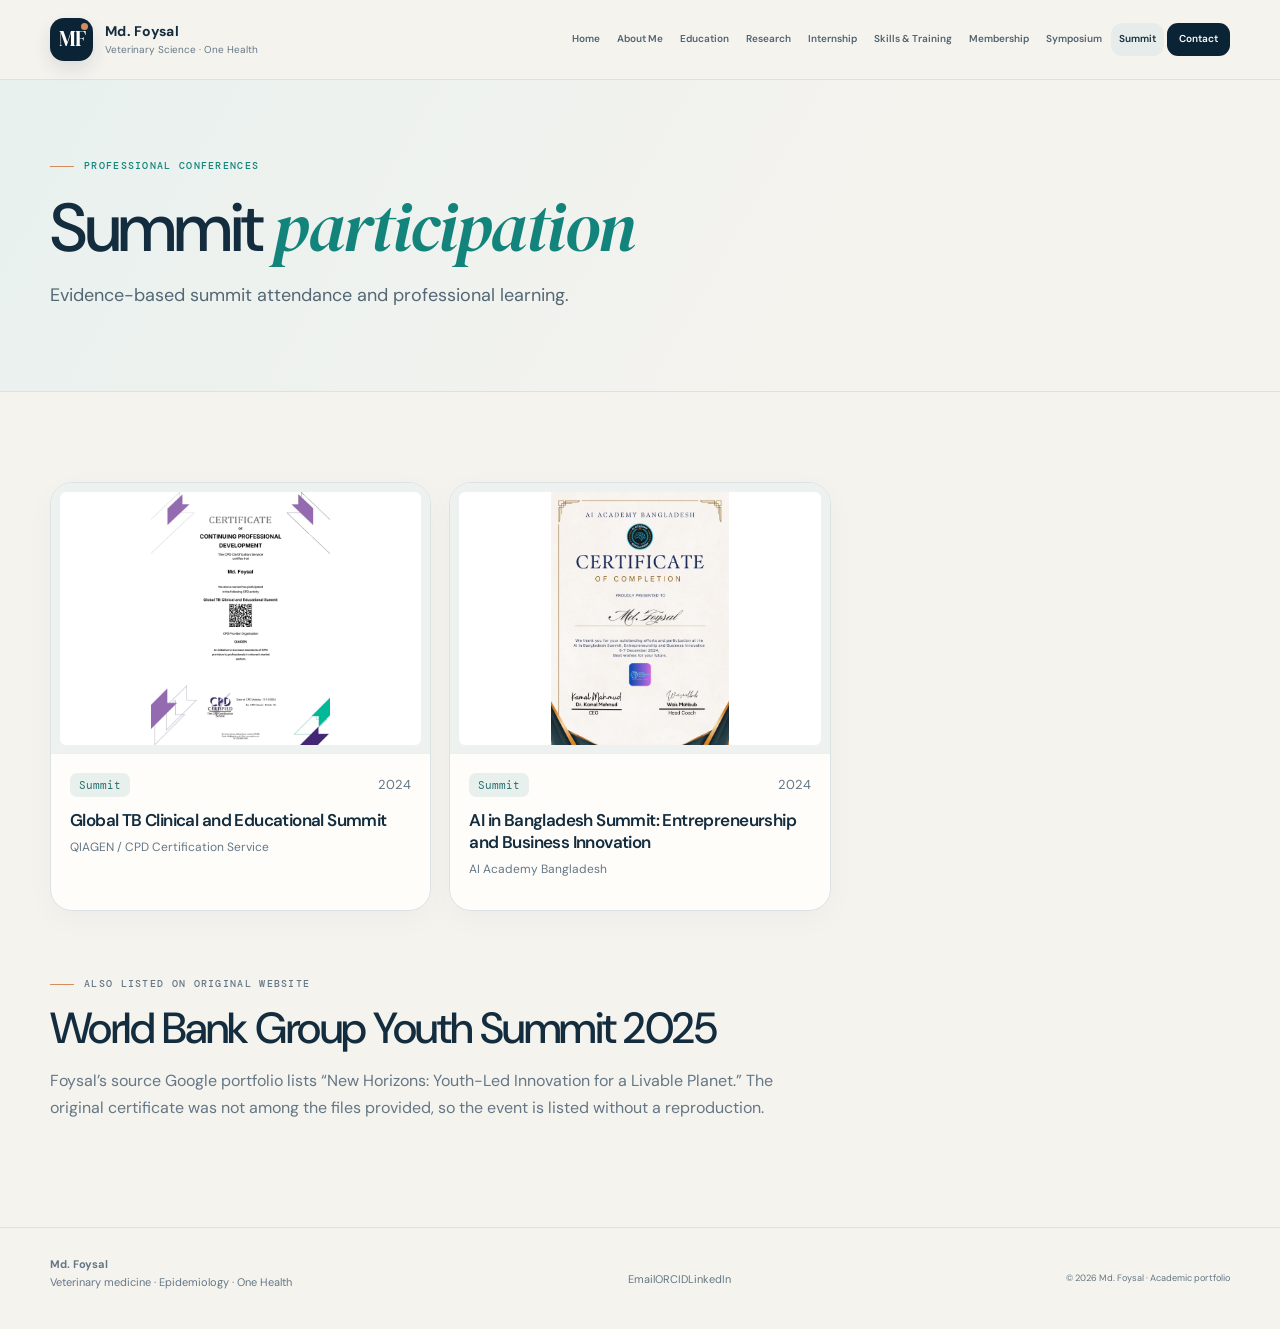
<file: summit.html>
<!doctype html><html lang="en"><head><meta charset="utf-8"><meta name="viewport" content="width=device-width,initial-scale=1"><meta name="theme-color" content="#0b2435"><meta name="description" content="AI in Bangladesh and Global TB summit credentials."><title>Summit | Md. Foysal</title><link rel="stylesheet" href="assets/css/murad-base.css"><link rel="stylesheet" href="assets/css/foysal.css"><link rel="icon" type="image/svg+xml" href="assets/images/favicon.svg"><script defer src="assets/js/main.js"></script></head><body><a href="#main" class="skip-link">Skip to content</a><header class="site-header"><div class="container header-inner"><a href="index.html" class="brand" aria-label="Md. Foysal home"><span class="brand-mark">MF</span><span class="brand-copy"><strong>Md. Foysal</strong><small>Veterinary Science · One Health</small></span></a><button type="button" class="menu-toggle" aria-label="Open navigation" aria-expanded="false">Menu ☰</button><nav class="nav-links" aria-label="Main navigation"><a href="index.html" class=" " >Home</a><a href="about.html" class=" " >About Me</a><a href="education.html" class=" " >Education</a><a href="research.html" class=" " >Research</a><a href="internship.html" class=" " >Internship</a><a href="skills.html" class=" " >Skills &amp; Training</a><a href="membership.html" class=" " >Membership</a><a href="symposium.html" class=" " >Symposium</a><a href="summit.html" class="active " aria-current=page>Summit</a><a href="contact.html" class=" nav-cta" >Contact</a></nav></div></header><main id="main"><section class="page-intro-band"><div class="container"><p class="eyebrow">Professional conferences</p><h1>Summit <em>participation</em></h1><p class="lead">Evidence-based summit attendance and professional learning.</p></div></section><section class="section"><div class="container"><div class="certificate-grid"><article class="certificate-card"><a class="certificate-image" href="assets/images/cert-global-tb-clinical-and-educational-summit.webp" target="_blank" rel="noopener" aria-label="Open original certificate: Global TB Clinical and Educational Summit"><img src="assets/images/cert-global-tb-clinical-and-educational-summit.webp" alt="Global TB Clinical and Educational Summit" class="" loading="lazy"></a><div class="certificate-info"><div class="certificate-top"><span class="mini-tag">Summit</span><span class="small muted">2024</span></div><h3>Global TB Clinical and Educational Summit</h3><p>QIAGEN / CPD Certification Service</p></div></article><article class="certificate-card"><a class="certificate-image" href="assets/images/cert-ai-in-bangladesh-summit-entrepreneurship-and-business-innovation.webp" target="_blank" rel="noopener" aria-label="Open original certificate: AI in Bangladesh Summit: Entrepreneurship and Business Innovation"><img src="assets/images/cert-ai-in-bangladesh-summit-entrepreneurship-and-business-innovation.webp" alt="AI in Bangladesh Summit: Entrepreneurship and Business Innovation" class="" loading="lazy"></a><div class="certificate-info"><div class="certificate-top"><span class="mini-tag">Summit</span><span class="small muted">2024</span></div><h3>AI in Bangladesh Summit: Entrepreneurship and Business Innovation</h3><p>AI Academy Bangladesh</p></div></article></div><div class="text-section"><p class="eyebrow">Also listed on original website</p><h2>World Bank Group Youth Summit 2025</h2><p>Foysal’s source Google portfolio lists “New Horizons: Youth-Led Innovation for a Livable Planet.” The original certificate was not among the files provided, so the event is listed without a reproduction.</p></div></div></section></main><footer class="site-footer"><div class="container footer-inner"><div><strong>Md. Foysal</strong><p>Veterinary medicine · Epidemiology · One Health</p></div><div><a href="mailto:foysal.2001104@bau.edu.bd">Email</a><a href="https://orcid.org/0009-0000-4387-3942" target="_blank" rel="noopener">ORCID</a><a href="https://www.linkedin.com/in/md-foysal1" target="_blank" rel="noopener">LinkedIn</a></div><small>© <span data-year></span> Md. Foysal · Academic portfolio</small></div></footer></body></html>
</file>
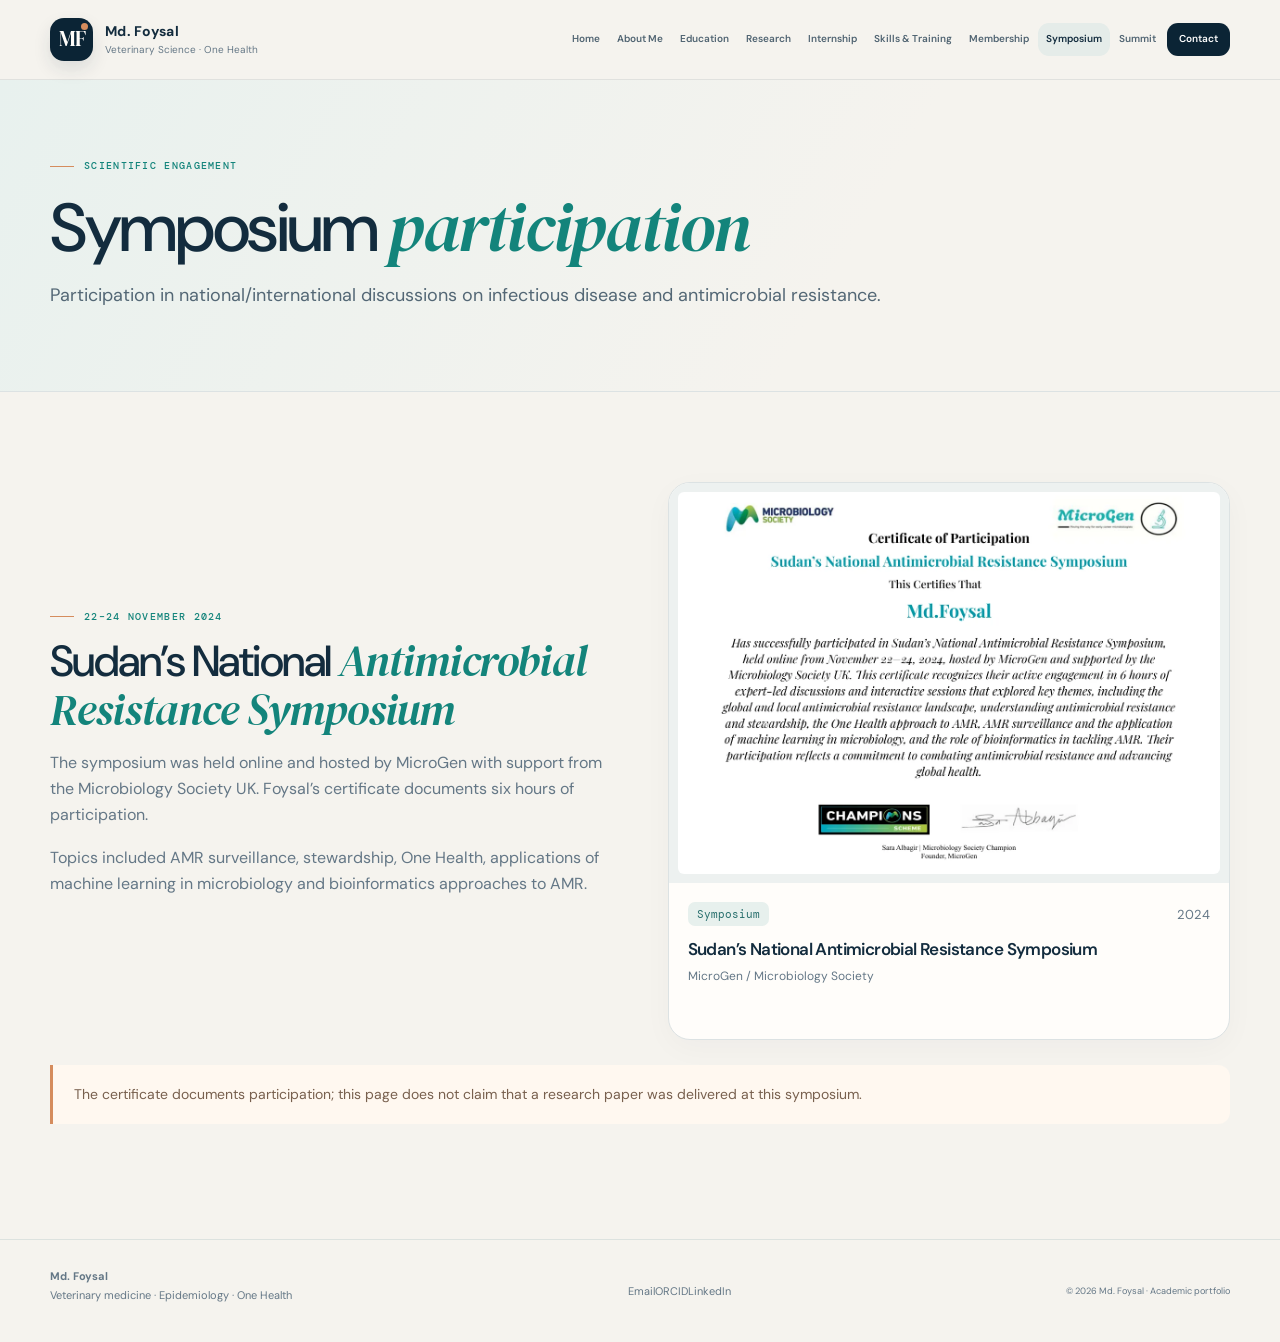
<file: symposium.html>
<!doctype html><html lang="en"><head><meta charset="utf-8"><meta name="viewport" content="width=device-width,initial-scale=1"><meta name="theme-color" content="#0b2435"><meta name="description" content="Sudan National AMR Symposium participation."><title>Symposium | Md. Foysal</title><link rel="stylesheet" href="assets/css/murad-base.css"><link rel="stylesheet" href="assets/css/foysal.css"><link rel="icon" type="image/svg+xml" href="assets/images/favicon.svg"><script defer src="assets/js/main.js"></script></head><body><a href="#main" class="skip-link">Skip to content</a><header class="site-header"><div class="container header-inner"><a href="index.html" class="brand" aria-label="Md. Foysal home"><span class="brand-mark">MF</span><span class="brand-copy"><strong>Md. Foysal</strong><small>Veterinary Science · One Health</small></span></a><button type="button" class="menu-toggle" aria-label="Open navigation" aria-expanded="false">Menu ☰</button><nav class="nav-links" aria-label="Main navigation"><a href="index.html" class=" " >Home</a><a href="about.html" class=" " >About Me</a><a href="education.html" class=" " >Education</a><a href="research.html" class=" " >Research</a><a href="internship.html" class=" " >Internship</a><a href="skills.html" class=" " >Skills &amp; Training</a><a href="membership.html" class=" " >Membership</a><a href="symposium.html" class="active " aria-current=page>Symposium</a><a href="summit.html" class=" " >Summit</a><a href="contact.html" class=" nav-cta" >Contact</a></nav></div></header><main id="main"><section class="page-intro-band"><div class="container"><p class="eyebrow">Scientific engagement</p><h1>Symposium <em>participation</em></h1><p class="lead">Participation in national/international discussions on infectious disease and antimicrobial resistance.</p></div></section><section class="section"><div class="container"><div class="split-intro"><div><p class="eyebrow">22–24 November 2024</p><h2>Sudan’s National <em>Antimicrobial Resistance Symposium</em></h2><p>The symposium was held online and hosted by MicroGen with support from the Microbiology Society UK. Foysal’s certificate documents six hours of participation.</p><p>Topics included AMR surveillance, stewardship, One Health, applications of machine learning in microbiology and bioinformatics approaches to AMR.</p></div><div class="certificate-grid one"><article class="certificate-card"><a class="certificate-image" href="assets/images/cert-sudan-s-national-antimicrobial-resistance-symposium.webp" target="_blank" rel="noopener" aria-label="Open original certificate: Sudan’s National Antimicrobial Resistance Symposium"><img src="assets/images/cert-sudan-s-national-antimicrobial-resistance-symposium.webp" alt="Sudan’s National Antimicrobial Resistance Symposium" class="" loading="lazy"></a><div class="certificate-info"><div class="certificate-top"><span class="mini-tag">Symposium</span><span class="small muted">2024</span></div><h3>Sudan’s National Antimicrobial Resistance Symposium</h3><p>MicroGen / Microbiology Society</p></div></article></div></div><div class="note">The certificate documents participation; this page does not claim that a research paper was delivered at this symposium.</div></div></section></main><footer class="site-footer"><div class="container footer-inner"><div><strong>Md. Foysal</strong><p>Veterinary medicine · Epidemiology · One Health</p></div><div><a href="mailto:foysal.2001104@bau.edu.bd">Email</a><a href="https://orcid.org/0009-0000-4387-3942" target="_blank" rel="noopener">ORCID</a><a href="https://www.linkedin.com/in/md-foysal1" target="_blank" rel="noopener">LinkedIn</a></div><small>© <span data-year></span> Md. Foysal · Academic portfolio</small></div></footer></body></html>
</file>
<file: assets/css/murad-base.css>
@import url('https://fonts.googleapis.com/css2?family=DM+Mono:wght@400;500&family=DM+Sans:wght@400;500;600;700&family=DM+Serif+Display:ital@0;1&display=swap');
:root {
    --paper: #f5f3ee;
    --white: #fffdfa;
    --ink: #132c3e;
    --navy: #0b2435;
    --navy2: #12384a;
    --teal: #167c78;
    --teal2: #55b5a9;
    --copper: #d58c5d;
    --muted: #647786;
    --line: #dce2e3;
    --soft: #eaf0ee;
    --shadow: 0 22px 55px rgba(15,42,57,.10);
    --radius: 22px;
    --sans: 'DM Sans',Inter,system-ui,-apple-system,BlinkMacSystemFont,'Segoe UI',sans-serif;
    --serif: 'DM Serif Display',Georgia,serif;
    --mono: 'DM Mono',ui-monospace,monospace;
}
* {
    box-sizing: border-box;
}
html {
    scroll-behavior: smooth;
    scroll-padding-top: 92px;
}
body {
    margin: 0;
    background: var(--paper);
    color: var(--ink);
    font-family: var(--sans);
    font-size: 16px;
    line-height: 1.65;
}
img {
    max-width: 100%;
    display: block;
}
a {
    color: inherit;
    text-decoration: none;
}
a:hover {
    color: var(--teal);
}
button {
    font: inherit;
}
.skip-link {
    position: absolute;
    left: -9999px;
    top: 8px;
    background: white;
    padding: 10px 14px;
    z-index: 999;
}
.skip-link:focus {
    left: 8px;
}
.container {
    width: min(1180px,calc(100% - 44px));
    margin-inline: auto;
}
.narrow {
    width: min(880px,calc(100% - 44px));
    margin-inline: auto;
}
.site-header {
    position: sticky;
    top: 0;
    z-index: 50;
    background: rgba(245,243,238,.90);
    backdrop-filter: blur(18px);
    border-bottom: 1px solid rgba(19,44,62,.09);
}
.header-inner {
    height: 78px;
    display: flex;
    align-items: center;
    justify-content: space-between;
    gap: 24px;
}
.brand {
    display: flex;
    align-items: center;
    gap: 12px;
    min-width: 220px;
}
.brand-mark {
    display: grid;
    place-items: center;
    width: 43px;
    height: 43px;
    border-radius: 14px;
    background: var(--navy);
    color: var(--white);
    font-family: var(--serif);
    font-size: 21px;
    letter-spacing: -1px;
    position: relative;
    box-shadow: 0 8px 18px #0b24351c;
}
.brand-mark:after {
    content: '';
    position: absolute;
    width: 7px;
    height: 7px;
    border-radius: 50%;
    background: var(--copper);
    right: 5px;
    top: 5px;
}
.brand-copy {
    display: flex;
    flex-direction: column;
    line-height: 1.18;
}
.brand-copy strong {
    font-size: 14px;
    letter-spacing: .02em;
}
.brand-copy small {
    color: var(--muted);
    font-size: 11px;
    margin-top: 5px;
}
.nav-links {
    display: flex;
    align-items: center;
    gap: 5px;
}
.nav-links a {
    font-size: 13px;
    font-weight: 600;
    color: #506472;
    padding: 10px 12px;
    border-radius: 11px;
    transition: .2s;
}
.nav-links a:hover,.nav-links a.active {
    background: #e5ece9;
    color: var(--ink);
}
.nav-links a.nav-cta {
    background: var(--navy);
    color: white;
    padding-inline: 17px;
    margin-left: 7px;
}
.nav-links a.nav-cta:hover {
    background: var(--teal);
}
.menu-toggle {
    display: none;
    border: 1px solid var(--line);
    background: var(--white);
    border-radius: 12px;
    padding: 9px 12px;
    color: var(--ink);
    cursor: pointer;
}
.eyebrow {
    font-family: var(--mono);
    text-transform: uppercase;
    letter-spacing: .13em;
    font-size: 10px;
    font-weight: 500;
    color: var(--teal);
    display: flex;
    align-items: center;
    gap: 10px;
}
.eyebrow:before {
    content: '';
    display: inline-block;
    width: 24px;
    height: 1px;
    background: var(--copper);
}
h1,h2,h3,h4,p {
    margin-top: 0;
}
h1,h2,h3 {
    line-height: 1.12;
    letter-spacing: -.035em;
}
h1 {
    font-size: clamp(42px,5.3vw,70px);
    font-weight: 500;
    margin: 18px 0 20px;
    max-width: 760px;
}
h1 em,h2 em {
    font-family: var(--serif);
    font-weight: 400;
    color: var(--teal);
    letter-spacing: -.025em;
}
h2 {
    font-size: clamp(31px,3.4vw,45px);
    font-weight: 500;
    margin: 12px 0 15px;
}
h3 {
    font-size: 22px;
    font-weight: 600;
    margin-bottom: 10px;
}
h4 {
    font-size: 14px;
    margin-bottom: 6px;
}
.lead {
    font-size: 18px;
    line-height: 1.75;
    color: #536775;
    max-width: 670px;
}
.muted {
    color: var(--muted);
}
.small {
    font-size: 13px;
}
.mono {
    font-family: var(--mono);
}
.section {
    padding: 90px 0;
}
.section-sm {
    padding: 62px 0;
}
.section-head {
    display: flex;
    justify-content: space-between;
    align-items: end;
    gap: 35px;
    margin-bottom: 32px;
}
.section-head>div:first-child {
    max-width: 720px;
}
.section-head p {
    color: var(--muted);
    max-width: 430px;
    margin: 0;
}
.section-kicker {
    font-family: var(--mono);
    font-size: 11px;
    color: var(--teal);
    letter-spacing: .12em;
    text-transform: uppercase;
}
.hero {
    padding: 72px 0 74px;
    position: relative;
    overflow: hidden;
}
.hero:before {
    content: '';
    position: absolute;
    right: -180px;
    top: -180px;
    width: 600px;
    height: 600px;
    border-radius: 50%;
    background: radial-gradient(circle,rgba(85,181,169,.17),rgba(85,181,169,0) 68%);
    pointer-events: none;
}
.hero-grid {
    display: grid;
    grid-template-columns: 1.08fr .92fr;
    gap: 60px;
    align-items: center;
    position: relative;
}
.hero-copy {
    position: relative;
    z-index: 1;
}
.hero-copy .lead {
    max-width: 650px;
}
.hero-actions {
    display: flex;
    gap: 12px;
    flex-wrap: wrap;
    margin: 28px 0 25px;
}
.btn {
    display: inline-flex;
    align-items: center;
    justify-content: center;
    gap: 10px;
    padding: 13px 18px;
    border-radius: 12px;
    font-size: 13px;
    font-weight: 700;
    border: 1px solid transparent;
    transition: transform .2s,background .2s,box-shadow .2s;
    cursor: pointer;
}
.btn:hover {
    transform: translateY(-2px);
}
.btn-primary {
    background: var(--navy);
    color: white;
    box-shadow: 0 12px 24px #0b24351c;
}
.btn-primary:hover {
    background: var(--teal);
    color: white;
}
.btn-secondary {
    background: var(--white);
    border-color: #d8dfdf;
    color: var(--ink);
}
.btn-secondary:hover {
    border-color: var(--teal);
    color: var(--teal);
}
.btn-light {
    background: white;
    color: var(--navy);
}
.hero-meta {
    display: flex;
    gap: 20px;
    flex-wrap: wrap;
    color: var(--muted);
    font-size: 12px;
}
.hero-meta span {
    display: flex;
    align-items: center;
    gap: 7px;
}
.hero-meta i {
    width: 5px;
    height: 5px;
    background: var(--copper);
    border-radius: 50%;
    display: inline-block;
}
.hero-art {
    min-height: 470px;
    position: relative;
    display: flex;
    align-items: center;
    justify-content: center;
}
.hero-panel {
    width: 100%;
    max-width: 480px;
    position: relative;
    background: var(--navy);
    border-radius: 28px;
    padding: 14px;
    box-shadow: 0 35px 70px rgba(8,36,52,.22);
    transform: rotate(1.5deg);
    overflow: hidden;
}
.hero-panel:before {
    content: '';
    position: absolute;
    inset: 0;
    background: linear-gradient(140deg,rgba(85,181,169,.25),transparent 45%,rgba(213,140,93,.12));
    pointer-events: none;
}
.hero-panel img {
    position: relative;
    border-radius: 17px;
    width: 100%;
    height: 300px;
    object-fit: cover;
    object-position: center;
    background: #fff;
}
.hero-panel-caption {
    position: relative;
    display: flex;
    align-items: center;
    justify-content: space-between;
    gap: 12px;
    color: #eaf3f2;
    padding: 16px 8px 7px;
}
.hero-panel-caption strong {
    font-size: 13px;
}
.hero-panel-caption small {
    display: block;
    color: #a9c2c9;
    font-size: 10px;
    margin-top: 3px;
}
.live-dot {
    display: inline-flex;
    align-items: center;
    gap: 7px;
    border: 1px solid #47707d;
    border-radius: 100px;
    padding: 7px 10px;
    font: 10px var(--mono);
    color: #d8ebe6;
    white-space: nowrap;
}
.live-dot:before {
    content: '';
    width: 6px;
    height: 6px;
    background: #69d2a5;
    border-radius: 50%;
    box-shadow: 0 0 0 4px #69d2a51c;
}
.float-card {
    position: absolute;
    background: var(--white);
    border: 1px solid #e1e6e3;
    border-radius: 16px;
    box-shadow: var(--shadow);
    padding: 14px 16px;
    z-index: 3;
}
.float-card .number {
    font-family: var(--serif);
    font-size: 30px;
    line-height: 1;
    color: var(--teal);
}
.float-card .label {
    display: block;
    font-size: 10px;
    color: var(--muted);
    margin-top: 5px;
    max-width: 130px;
    line-height: 1.35;
}
.float-card.metric-one {
    left: -12px;
    bottom: 32px;
    transform: rotate(-3deg);
}
.float-card.metric-two {
    right: -12px;
    top: 30px;
    transform: rotate(3deg);
}
.portrait-chip {
    position: absolute;
    right: 14px;
    bottom: -20px;
    z-index: 4;
    display: flex;
    align-items: center;
    gap: 11px;
    background: #fffdfa;
    border: 1px solid #e3e7e4;
    padding: 8px 15px 8px 8px;
    border-radius: 50px;
    box-shadow: var(--shadow);
}
.portrait-chip img {
    width: 48px;
    height: 48px;
    object-fit: cover;
    object-position: center 25%;
    border-radius: 50%;
    background: #d8e7e5;
}
.portrait-chip strong {
    display: block;
    font-size: 12px;
}
.portrait-chip small {
    display: block;
    font-size: 10px;
    color: var(--muted);
}
.stats-strip {
    background: var(--navy);
    color: white;
    padding: 27px 0;
}
.stats-grid {
    display: grid;
    grid-template-columns: repeat(4,1fr);
    gap: 20px;
}
.stat {
    border-right: 1px solid #ffffff24;
    padding: 3px 18px 3px 0;
}
.stat:last-child {
    border: 0;
}
.stat strong {
    display: block;
    font-family: var(--serif);
    font-size: 32px;
    font-weight: 400;
    color: #f7e5d4;
    line-height: 1.15;
}
.stat span {
    display: block;
    font-size: 11px;
    color: #b9cbd0;
    margin-top: 5px;
}
.cards-grid {
    display: grid;
    grid-template-columns: repeat(3,1fr);
    gap: 18px;
}
.card {
    background: var(--white);
    border: 1px solid #e1e5e2;
    border-radius: var(--radius);
    overflow: hidden;
    transition: transform .25s,box-shadow .25s,border-color .25s;
}
.card:hover {
    transform: translateY(-5px);
    box-shadow: var(--shadow);
    border-color: #c8d8d4;
}
.card-body {
    padding: 23px;
}
.card-media {
    position: relative;
    overflow: hidden;
    background: #e8eeeb;
    min-height: 180px;
}
.card-media img {
    width: 100%;
    height: 210px;
    object-fit: cover;
    transition: transform .4s;
}
.card:hover .card-media img {
    transform: scale(1.035);
}
.card-media .media-label {
    position: absolute;
    left: 14px;
    bottom: 14px;
    background: rgba(11,36,53,.88);
    color: white;
    padding: 7px 10px;
    border-radius: 8px;
    font: 10px var(--mono);
    letter-spacing: .02em;
}
.tag-row {
    display: flex;
    gap: 7px;
    flex-wrap: wrap;
    margin: 15px 0;
}
.tag {
    display: inline-flex;
    align-items: center;
    border-radius: 7px;
    background: #eaf0ee;
    color: #42616a;
    padding: 5px 8px;
    font: 10px var(--mono);
    letter-spacing: .01em;
}
.tag.status {
    background: #f7eadf;
    color: #935b37;
}
.card p {
    font-size: 13px;
    line-height: 1.7;
    color: var(--muted);
    margin-bottom: 16px;
}
.text-link {
    display: inline-flex;
    align-items: center;
    gap: 8px;
    font-size: 12px;
    font-weight: 700;
    color: var(--teal);
}
.text-link:after {
    content: '↗';
    font-size: 15px;
    transition: transform .2s;
}
.text-link:hover:after {
    transform: translate(3px,-2px);
}
.focus-grid {
    display: grid;
    grid-template-columns: repeat(3,1fr);
    gap: 16px;
}
.focus-card {
    padding: 26px;
    background: var(--white);
    border: 1px solid #e0e5e2;
    border-radius: 18px;
    position: relative;
    overflow: hidden;
}
.focus-card:after {
    content: attr(data-index);
    position: absolute;
    right: 18px;
    top: 9px;
    font-family: var(--serif);
    font-size: 54px;
    color: #edf1ed;
    line-height: 1;
}
.focus-card .icon-box {
    width: 42px;
    height: 42px;
    border-radius: 13px;
    background: #e6efeb;
    color: var(--teal);
    display: grid;
    place-items: center;
    font-size: 20px;
    margin-bottom: 18px;
    position: relative;
    z-index: 1;
}
.focus-card h3 {
    font-size: 19px;
    position: relative;
    z-index: 1;
}
.focus-card p {
    font-size: 13px;
    color: var(--muted);
    margin: 0;
    position: relative;
    z-index: 1;
}
.dark-section {
    background: var(--navy);
    color: white;
    position: relative;
    overflow: hidden;
}
.dark-section:before {
    content: '';
    position: absolute;
    inset: 0;
    opacity: .12;
    background-image: linear-gradient(#80c7bc 1px,transparent 1px),linear-gradient(90deg,#80c7bc 1px,transparent 1px);
    background-size: 44px 44px;
    mask-image: linear-gradient(90deg,black,transparent 78%);
}
.dark-section .container {
    position: relative;
    z-index: 1;
}
.dark-section .eyebrow {
    color: #77c4b8;
}
.dark-section h2 {
    color: white;
}
.dark-section h2 em {
    color: #75c3b6;
}
.dark-section p {
    color: #b7c9cf;
}
.workflow {
    display: grid;
    grid-template-columns: repeat(5,1fr);
    gap: 12px;
    margin-top: 38px;
}
.workflow-step {
    border: 1px solid #ffffff25;
    background: #ffffff08;
    border-radius: 16px;
    padding: 18px 16px;
    min-height: 145px;
    position: relative;
}
.workflow-step:not(:last-child):after {
    content: '→';
    position: absolute;
    right: -14px;
    top: 48%;
    z-index: 2;
    color: var(--copper);
    font-size: 19px;
}
.workflow-step span {
    font: 10px var(--mono);
    color: #6dc0b4;
}
.workflow-step h3 {
    font-size: 16px;
    color: white;
    margin: 12px 0 8px;
    letter-spacing: -.02em;
}
.workflow-step p {
    font-size: 11px;
    line-height: 1.5;
    margin: 0;
}
.quote-band {
    padding: 38px;
    background: #e6eeea;
    border-radius: 22px;
    display: grid;
    grid-template-columns: 1fr 1.4fr;
    gap: 35px;
    align-items: center;
}
.quote-band h3 {
    font-family: var(--serif);
    font-weight: 400;
    font-size: 30px;
    line-height: 1.25;
    margin: 0;
}
.quote-band p {
    color: #536a74;
    margin: 0;
}
.timeline {
    position: relative;
    margin-top: 25px;
}
.timeline:before {
    content: '';
    position: absolute;
    left: 13px;
    top: 9px;
    bottom: 12px;
    width: 1px;
    background: #c9d8d4;
}
.timeline-item {
    position: relative;
    padding: 0 0 30px 48px;
}
.timeline-item:before {
    content: '';
    position: absolute;
    left: 6px;
    top: 6px;
    width: 15px;
    height: 15px;
    border: 3px solid var(--paper);
    background: var(--teal);
    border-radius: 50%;
    box-shadow: 0 0 0 1px #7bb8ae;
}
.timeline-date {
    font: 10px var(--mono);
    color: var(--teal);
    text-transform: uppercase;
    letter-spacing: .07em;
}
.timeline-item h3 {
    margin: 6px 0 4px;
    font-size: 20px;
}
.timeline-item .org {
    font-size: 13px;
    font-weight: 700;
    color: #536a77;
    margin-bottom: 10px;
}
.timeline-item p {
    font-size: 13px;
    color: var(--muted);
    max-width: 800px;
}
.list-check {
    list-style: none;
    padding: 0;
    margin: 14px 0;
}
.list-check li {
    position: relative;
    padding-left: 22px;
    margin: 8px 0;
    color: #596d79;
    font-size: 13px;
}
.list-check li:before {
    content: '✓';
    position: absolute;
    left: 0;
    color: var(--teal);
    font-weight: 700;
}
.publication-list {
    display: grid;
    gap: 12px;
}
.publication {
    display: grid;
    grid-template-columns: 150px 1fr;
    gap: 24px;
    padding: 24px;
    border-radius: 18px;
    background: var(--white);
    border: 1px solid #e1e6e3;
}
.publication-meta {
    display: flex;
    flex-direction: column;
    gap: 8px;
    align-items: flex-start;
}
.publication-year {
    font: 11px var(--mono);
    color: var(--muted);
}
.publication h3 {
    font-size: 18px;
    line-height: 1.35;
    margin-bottom: 7px;
}
.publication p {
    font-size: 12px;
    color: var(--muted);
    margin: 0 0 9px;
}
.status-pill {
    font: 10px var(--mono);
    padding: 6px 8px;
    border-radius: 7px;
    background: #e8f1ee;
    color: #28736e;
}
.status-pill.draft {
    background: #f7e9dc;
    color: #935b37;
}
.status-pill.thesis {
    background: #e9edf7;
    color: #475c88;
}
.filter-row {
    display: flex;
    gap: 8px;
    flex-wrap: wrap;
    margin: 0 0 24px;
}
.filter-btn {
    border: 1px solid #dce3e0;
    background: var(--white);
    color: #647785;
    border-radius: 10px;
    padding: 9px 13px;
    font-size: 11px;
    font-weight: 700;
    cursor: pointer;
}
.filter-btn.active,.filter-btn:hover {
    background: var(--navy);
    border-color: var(--navy);
    color: white;
}
.skill-groups {
    display: grid;
    grid-template-columns: repeat(2,1fr);
    gap: 15px;
}
.skill-group {
    background: var(--white);
    border: 1px solid #e0e5e2;
    border-radius: 18px;
    padding: 23px;
}
.skill-group h3 {
    font-size: 17px;
}
.skill-chips {
    display: flex;
    flex-wrap: wrap;
    gap: 7px;
}
.skill-chips span {
    font-size: 11px;
    border: 1px solid #dfe6e2;
    background: #f5f7f4;
    color: #526a75;
    padding: 7px 10px;
    border-radius: 9px;
}
.contact-panel {
    background: linear-gradient(135deg,#102d40,#174957);
    color: white;
    border-radius: 28px;
    padding: 42px;
    display: grid;
    grid-template-columns: 1.2fr .8fr;
    gap: 30px;
    align-items: center;
    position: relative;
    overflow: hidden;
}
.contact-panel:after {
    content: '';
    position: absolute;
    right: -65px;
    bottom: -170px;
    width: 360px;
    height: 360px;
    border: 1px solid #7cc8bd44;
    border-radius: 50%;
    box-shadow: 0 0 0 36px #7cc8bd0d,0 0 0 72px #7cc8bd08;
}
.contact-panel>* {
    position: relative;
    z-index: 1;
}
.contact-panel h2 {
    color: white;
}
.contact-panel h2 em {
    color: #7bc8bc;
}
.contact-panel p {
    color: #bed0d5;
}
.contact-details {
    display: grid;
    gap: 12px;
}
.contact-details a {
    display: flex;
    align-items: center;
    gap: 12px;
    border: 1px solid #ffffff2e;
    background: #ffffff0b;
    padding: 12px 14px;
    border-radius: 12px;
    color: #eaf4f3;
    font-size: 12px;
}
.contact-details a:hover {
    background: #ffffff18;
}
.contact-icon {
    display: grid;
    place-items: center;
    width: 31px;
    height: 31px;
    background: #ffffff12;
    border-radius: 9px;
    color: #8bd0c5;
}
.site-footer {
    padding: 27px 0;
    border-top: 1px solid #dce2df;
    color: var(--muted);
    font-size: 11px;
}
.footer-inner {
    display: flex;
    justify-content: space-between;
    gap: 20px;
    align-items: center;
}
.footer-links {
    display: flex;
    gap: 16px;
    flex-wrap: wrap;
}
.notice {
    border-left: 3px solid var(--copper);
    background: #f7ece2;
    padding: 14px 17px;
    border-radius: 0 12px 12px 0;
    color: #76553f;
    font-size: 12px;
}
.page-hero {
    padding: 60px 0 35px;
}
.page-hero .lead {
    max-width: 760px;
}
.page-hero .eyebrow {
    margin-bottom: 18px;
}
.page-banner {
    background: var(--navy);
    color: white;
    border-radius: 24px;
    padding: 35px;
    position: relative;
    overflow: hidden;
}
.page-banner:after {
    content: '';
    position: absolute;
    right: -50px;
    top: -100px;
    width: 280px;
    height: 280px;
    border-radius: 50%;
    border: 1px solid #7ac7ba44;
    box-shadow: 0 0 0 30px #7ac7ba0d,0 0 0 60px #7ac7ba08;
}
.page-banner>* {
    position: relative;
    z-index: 1;
}
.page-banner h2 {
    color: white;
    font-size: 34px;
}
.page-banner p {
    color: #b9cbd0;
    max-width: 700px;
    margin: 0;
}
.cv-layout {
    display: grid;
    grid-template-columns: 1fr 1fr;
    gap: 18px;
}
.cv-card {
    background: var(--white);
    border: 1px solid #e1e5e2;
    border-radius: 18px;
    padding: 25px;
}
.cv-card h3 {
    font-size: 18px;
}
.cv-card p,.cv-card li {
    font-size: 13px;
    color: var(--muted);
}
.cv-card ul {
    padding-left: 18px;
}
.download-card {
    display: flex;
    align-items: center;
    gap: 18px;
    background: #e6eeea;
    border-radius: 18px;
    padding: 23px;
    margin-bottom: 20px;
}
.download-icon {
    width: 48px;
    height: 48px;
    border-radius: 14px;
    background: var(--teal);
    color: white;
    display: grid;
    place-items: center;
    font-size: 20px;
    flex-shrink: 0;
}
.download-card h3 {
    margin: 0 0 4px;
    font-size: 17px;
}
.download-card p {
    margin: 0;
    color: var(--muted);
    font-size: 12px;
}
.top-rule {
    height: 4px;
    width: 60px;
    background: var(--copper);
    border-radius: 9px;
    margin: 20px 0;
}
.empty-state {
    display: none;
    padding: 30px;
    text-align: center;
    color: var(--muted);
}
@media (max-width: 980px) {
    .nav-links {
        gap: 0;
    }
    .nav-links a {
        padding: 9px 8px;
        font-size: 12px;
    }
    .hero-grid {
        gap: 35px;
    }
    .hero-art {
        min-height: 420px;
    }
    .cards-grid {
        grid-template-columns: repeat(2,1fr);
    }
    .focus-grid {
        grid-template-columns: repeat(2,1fr);
    }
    .workflow {
        grid-template-columns: repeat(3,1fr);
    }
    .workflow-step:after {
        display: none;
    }
    .contact-panel {
        grid-template-columns: 1fr;
    }
    .contact-details {
        grid-template-columns: repeat(2,1fr);
    }
}
@media (max-width: 760px) {
    .container,.narrow {
        width: min(100% - 32px,1180px);
    }
    .header-inner {
        height: 70px;
    }
    .brand {
        min-width: 0;
    }
    .brand-copy small {
        display: none;
    }
    .menu-toggle {
        display: block;
    }
    .nav-links {
        display: none;
        position: absolute;
        left: 16px;
        right: 16px;
        top: 69px;
        padding: 12px;
        background: var(--white);
        border: 1px solid var(--line);
        border-radius: 16px;
        box-shadow: var(--shadow);
        align-items: stretch;
        flex-direction: column;
    }
    .nav-links.open {
        display: flex;
    }
    .nav-links a {
        padding: 12px 13px;
    }
    .nav-links a.nav-cta {
        margin: 5px 0 0;
        text-align: center;
    }
    .hero {
        padding: 48px 0 52px;
    }
    .hero-grid {
        grid-template-columns: 1fr;
        gap: 30px;
    }
    .hero-art {
        min-height: 380px;
        max-width: 500px;
        width: 100%;
        margin-inline: auto;
    }
    .hero-panel img {
        height: 260px;
    }
    .float-card.metric-one {
        left: -3px;
        bottom: 22px;
    }
    .float-card.metric-two {
        right: -3px;
        top: 15px;
    }
    .portrait-chip {
        right: 3px;
        bottom: -20px;
    }
    .stats-grid {
        grid-template-columns: repeat(2,1fr);
        gap: 22px 18px;
    }
    .stat:nth-child(2) {
        border: 0;
    }
    .stat strong {
        font-size: 29px;
    }
    .section {
        padding: 65px 0;
    }
    .section-sm {
        padding: 45px 0;
    }
    .section-head {
        display: block;
    }
    .section-head p {
        margin-top: 12px;
    }
    .cards-grid,.focus-grid {
        grid-template-columns: 1fr;
    }
    .card-media img {
        height: 220px;
    }
    .workflow {
        grid-template-columns: 1fr 1fr;
    }
    .quote-band {
        grid-template-columns: 1fr;
        padding: 27px;
        gap: 14px;
    }
    .publication {
        grid-template-columns: 1fr;
        gap: 12px;
        padding: 19px;
    }
    .publication-meta {
        flex-direction: row;
        align-items: center;
        flex-wrap: wrap;
    }
    .skill-groups,.cv-layout {
        grid-template-columns: 1fr;
    }
    .contact-panel {
        padding: 28px 22px;
    }
    .contact-details {
        grid-template-columns: 1fr;
    }
    .footer-inner {
        align-items: flex-start;
        flex-direction: column;
    }
    .page-hero {
        padding: 44px 0 25px;
    }
    .page-banner {
        padding: 27px 22px;
    }
}
@media (max-width: 420px) {
    h1 {
        font-size: 39px;
    }
    .hero-art {
        min-height: 340px;
    }
    .hero-panel img {
        height: 230px;
    }
    .float-card {
        padding: 11px 12px;
    }
    .float-card .number {
        font-size: 26px;
    }
    .workflow {
        grid-template-columns: 1fr;
    }
    .hero-meta {
        gap: 10px;
    }
    .btn {
        width: 100%;
    }
    .hero-actions {
        display: grid;
    }
}
@media (prefers-reduced-motion: reduce) {
    html {
        scroll-behavior: auto;
    }
    *,*:before,*:after {
        transition: none!important;
        animation: none!important;
    }
}
/* Quantitative project evidence and publication source links */
.project-metrics {
    display: grid;
    grid-template-columns: repeat(3,minmax(0,1fr));
    gap: 8px;
    margin: 16px 0 18px;
}
.project-metric {
    min-width: 0;
    padding: 11px 10px;
    border: 1px solid #e0e7e4;
    border-radius: 12px;
    background: #f8faf8;
}
.project-metric strong {
    display: block;
    font-family: var(--serif);
    font-size: 22px;
    line-height: 1.12;
    font-weight: 400;
    color: var(--teal);
    overflow-wrap: anywhere;
}
.project-metric span {
    display: block;
    margin-top: 6px;
    font-size: 10px;
    line-height: 1.35;
    color: var(--muted);
}
.source-links {
    display: flex;
    gap: 8px 16px;
    flex-wrap: wrap;
    margin-top: 12px;
}
.source-links .text-link {
    line-height: 1.5;
}
.research-output-intro {
    max-width: 760px;
    color: var(--muted);
    font-size: 13px;
}
@media (max-width: 760px) {
    .project-metrics {
        grid-template-columns: repeat(3,minmax(0,1fr));
        gap: 6px;
    }
    .project-metric {
        padding: 9px 7px;
    }
    .project-metric strong {
        font-size: 18px;
    }
    .project-metric span {
        font-size: 9px;
    }
}
/* Curated project gallery additions */
.project-metrics.compact {
    grid-template-columns: repeat(2,minmax(0,1fr));
    gap: 7px;
    margin: 12px 0 14px;
}
.project-metrics.compact .project-metric {
    padding: 10px 9px;
}
.project-metrics.compact .project-metric strong {
    font-size: 17px;
}
.project-metrics.compact .project-metric span {
    font-size: 10px;
}
.project-qualification {
    margin-top: -4px;
}
.project-card .card-body {
    padding: 20px;
}
.project-card .card-body h3 {
    font-size: 20px;
    line-height: 1.2;
}
.project-card .tag-row {
    margin: 12px 0;
}
.project-card[hidden],.single-project-card[hidden] {
    display: none!important;
}
@media (max-width: 760px) {
    .project-metrics.compact {
        grid-template-columns: repeat(2,minmax(0,1fr));
    }
    .project-card .card-body {
        padding: 18px;
    }
}
/* Awards & certifications gallery */
.awards-grid {
    display: grid;
    grid-template-columns: repeat(3, minmax(0, 1fr));
    gap: 18px;
    align-items: stretch;
}
.award-card {
    min-width: 0;
    overflow: hidden;
    display: flex;
    flex-direction: column;
    background: var(--white);
    border: 1px solid #e1e5e2;
    border-radius: var(--radius);
    transition: transform 0.22s ease, box-shadow 0.22s ease, border-color 0.22s ease;
}
.award-card:hover {
    transform: translateY(-3px);
    border-color: #c6d8d1;
    box-shadow: var(--shadow);
}
.award-card[hidden] {
    display: none !important;
}
.award-preview {
    min-height: 220px;
    position: relative;
    display: grid;
    place-items: center;
    padding: 14px;
    overflow: hidden;
    background: #edf1ee;
    border-bottom: 1px solid #e1e5e2;
}
.award-preview img {
    width: 100%;
    height: 220px;
    object-fit: contain;
    object-position: center;
    transition: transform 0.25s ease;
}
.award-card:hover .award-preview img {
    transform: scale(1.025);
}
.preview-hint {
    position: absolute;
    right: 12px;
    bottom: 12px;
    padding: 6px 9px;
    border-radius: 8px;
    background: rgba(11, 36, 53, 0.88);
    color: #fff;
    font: 10px var(--mono);
    opacity: 0;
    transform: translateY(4px);
    transition: opacity 0.2s ease, transform 0.2s ease;
}
.award-preview: hover .preview-hint,
.award-preview:focus-visible .preview-hint {
    opacity: 1;
    transform: translateY(0);
}
.award-card-body {
    display: flex;
    flex: 1;
    flex-direction: column;
    padding: 20px;
}
.award-card-meta {
    display: flex;
    flex-wrap: wrap;
    justify-content: space-between;
    align-items: center;
    gap: 8px;
    margin-bottom: 13px;
}
.award-category {
    display: inline-flex;
    align-items: center;
    padding: 5px 8px;
    border-radius: 7px;
    background: #eaf0ee;
    color: #42616a;
    font: 10px var(--mono);
}
.award-date {
    color: var(--muted);
    font-size: 10px;
    line-height: 1.4;
}
.award-card h3 {
    margin-bottom: 9px;
    font-size: 19px;
    line-height: 1.25;
    letter-spacing: -0.025em;
    overflow-wrap: anywhere;
}
.award-issuer {
    margin-bottom: 10px;
    color: var(--teal);
    font-size: 12px;
    font-weight: 700;
}
.award-card-body > p:not(.award-issuer) {
    margin-bottom: 17px;
    color: var(--muted);
    font-size: 12px;
    line-height: 1.65;
}
.award-actions {
    margin-top: auto;
    padding-top: 4px;
}
.awards-note {
    margin: 24px 0 0;
    padding: 14px 17px;
    border-left: 3px solid var(--copper);
    border-radius: 0 12px 12px 0;
    background: #f7ece2;
    color: #76553f;
    font-size: 12px;
}
@media (max-width: 980px) {
    .awards-grid {
        grid-template-columns: repeat(2, minmax(0, 1fr));
    }
}
@media (max-width: 760px) {
    .awards-grid {
        grid-template-columns: 1fr;
    }
    .award-preview,
    .award-preview img {
        min-height: 210px;
        height: 210px;
    }
    .award-card-body {
        padding: 18px;
    }
    .preview-hint {
        opacity: 1;
        transform: none;
    }
}


/* Source-grounded visuals for selected research and manuscript entries */
.publication-thumb {
    display: block;
    width: 150px;
    height: 100px;
    object-fit: contain;
    object-position: center;
    padding: 3px;
    border: 1px solid #e1e6e3;
    border-radius: 10px;
    background: #f5f7f5;
    margin-bottom: 3px;
}
.publication-meta .publication-thumb + .publication-year {
    margin-top: 2px;
}
@media (max-width: 760px) {
    .publication-meta .draft-source-note {
        flex: 1 1 100%;
    }
    .publication-thumb {
        width: 125px;
        height: 82px;
        flex: 0 0 125px;
        margin-bottom: 0;
    }
}


/* Evidence figure for project cards that include a supporting calculation sheet or diagram. */
.project-evidence-figure {
    margin: 14px 0 16px;
    padding: 10px;
    border: 1px solid #e0e7e4;
    border-radius: 12px;
    background: #f8faf8;
}
.project-evidence-figure a {
    display: block;
}
.project-evidence-figure img {
    display: block;
    width: 100%;
    max-height: 230px;
    object-fit: contain;
    background: #fff;
    border-radius: 8px;
}
.project-evidence-figure figcaption {
    margin-top: 8px;
    color: var(--muted);
    font-size: 11px;
    line-height: 1.45;
}
</file>
<file: assets/css/foysal.css>
/* Foysal adaptation of the navy/teal academic portfolio layout */
:root{--teal:#13847b;--navy:#0b2435;--white:#fffdfa;--paper:#f5f3ee}
.site-header .header-inner{min-height:79px;height:auto;padding-block:12px;gap:16px}
.brand{min-width:170px}.brand-copy strong{font-size:14px}.brand-copy small{font-size:10px}
.nav-links{flex:1;justify-content:flex-end;gap:1px;flex-wrap:wrap}
.nav-links a{font-size:10px;padding:8px 8px;white-space:nowrap}
.nav-links a.nav-cta{padding-inline:12px;margin-left:2px}
.hero-grid{gap:38px}.hero h1{font-size:clamp(39px,4.5vw,64px)}
.hero-art{min-width:0}.hero-cover{width:100%;height:365px!important;object-fit:cover}
.hero-portrait{position:absolute;right:-8px;top:-34px;width:102px;height:102px;background:#fff;border:6px solid #fff;border-radius:50%;box-shadow:0 15px 30px #0b243548;z-index:4;overflow:hidden}.hero-portrait img{width:100%;height:100%;object-fit:cover;object-position:50% 8%}
.page-intro-band{padding:78px 0 61px;background:linear-gradient(120deg,#e8f1ee,#f5f3ee 65%);border-bottom:1px solid var(--line)}.page-intro-band h1{margin:15px 0}.page-intro-band .lead{max-width:870px}
.section-tone{background:#ebf0ec}
.intro-columns{display:grid;grid-template-columns:390px 1fr;gap:65px;align-items:center}
.profile-photo{background:#152d39;border-radius:24px;overflow:hidden;box-shadow:var(--shadow)}.profile-photo img{width:100%;max-height:445px;object-fit:cover;object-position:top center}
.narrative p:not(.eyebrow){font-size:15px;line-height:1.82;color:var(--muted)}
.info-chips{display:flex;flex-wrap:wrap;gap:8px;margin:19px 0 27px}.info-chips span,.mini-tag,.tag-strip span{display:inline-block;background:#e7f0ed;color:#286f6d;border-radius:7px;font:11px var(--mono);padding:5px 9px}
.feature-grid{display:grid;grid-template-columns:repeat(3,minmax(0,1fr));gap:20px}.feature-card,.certificate-card,.member-card{background:var(--white);border:1px solid var(--line);border-radius:22px;overflow:hidden;box-shadow:0 8px 30px #0b243508}
.feature-img{display:block;height:230px;background:#e2eeeb;overflow:hidden}.feature-img img{width:100%;height:100%;object-fit:cover;object-position:top center;transition:transform .3s}.feature-img:hover img{transform:scale(1.04)}
.feature-inner{padding:24px;display:flex;flex-direction:column;min-height:285px}.feature-inner h3{font-size:19px;margin:12px 0}.feature-inner p{font-size:13px;color:var(--muted)}.feature-inner .text-link{margin-top:auto}
.center-button{text-align:center;margin-top:26px}.research-pillars{display:grid;grid-template-columns:1fr 1fr;gap:15px}.research-pillars>div{background:white;padding:21px;border:1px solid var(--line);border-radius:16px}.research-pillars strong{font-size:16px}.research-pillars p{font-size:13px;color:var(--muted);margin:5px 0 0}
.split-intro{display:grid;grid-template-columns:1fr 1fr;gap:55px;align-items:center}.split-intro p:not(.eyebrow){color:var(--muted)}
.media-duo{display:grid;grid-template-columns:1fr 1fr;gap:10px}.media-duo img{width:100%;height:255px;object-fit:cover;border-radius:15px;border:1px solid var(--line)}
.experience-list{display:grid;grid-template-columns:1fr 1fr;gap:12px}.experience-line{background:white;border:1px solid var(--line);padding:18px 20px;border-radius:12px;display:flex;flex-direction:column}.experience-line strong{font-size:14px}.experience-line span{font:11px var(--mono);color:var(--teal);margin-top:7px}
.fine-print{font-size:12px!important;color:#6b7a82;line-height:1.7}.note,.intro-note{padding:18px 21px;border-left:3px solid var(--copper);border-radius:0 12px 12px 0;background:#fff8f0;color:#78604e;margin:25px 0;font-size:14px}.note p{margin:7px 0 0;font-size:13px}
.certificate-grid{display:grid;grid-template-columns:repeat(3,minmax(0,1fr));gap:18px}.certificate-grid.one{grid-template-columns:1fr}
.certificate-image{display:block;background:#edf1f0;aspect-ratio:1.40;overflow:hidden;padding:9px}.certificate-image img{width:100%;height:100%;object-fit:contain;border-radius:6px;background:white;transition:transform .2s}.certificate-image:hover img{transform:scale(1.025)}
.certificate-info{padding:19px;min-height:156px}.certificate-info h3{font-size:17px;line-height:1.3;margin:12px 0 7px}.certificate-info p{font-size:12px;color:var(--muted);margin:0}.certificate-info .cert-note{margin-top:7px}.certificate-top{display:flex;align-items:center;justify-content:space-between;gap:10px}
.education-timeline{max-width:960px;margin:auto}.education-entry{display:grid;grid-template-columns:70px 1fr;gap:15px;padding:24px 0;border-bottom:1px solid var(--line)}.education-rail span{display:grid;place-items:center;width:45px;height:45px;border-radius:12px;background:var(--navy);color:white;font:13px var(--mono)}.education-data h2{font-size:30px}.education-data p:not(.eyebrow){font-size:15px;color:var(--muted)}
.project-detail{display:grid;grid-template-columns:minmax(0,1.1fr) minmax(310px,.9fr);gap:28px;padding:43px 0;border-bottom:1px solid var(--line);align-items:center;scroll-margin-top:94px}.project-detail:nth-child(even) .project-detail-media{order:-1}
.project-detail h2{font-size:clamp(23px,2.7vw,34px);line-height:1.2;margin:12px 0}.project-detail p:not(.eyebrow){font-size:14px;color:var(--muted);line-height:1.72}.project-detail-media{border-radius:18px;overflow:hidden;min-height:245px;box-shadow:0 10px 33px #0b243511;background:#e9eeeb}.project-detail-media img{width:100%;height:340px;object-fit:cover;object-position:top center}.project-photo{display:block}.tag-strip{display:flex;gap:7px;margin-bottom:18px}.project-no-photo{min-height:290px;display:flex;flex-direction:column;align-items:center;justify-content:center;text-align:center;padding:35px;color:var(--navy);background:linear-gradient(135deg,#e6f2eb,#d8e9e3)}.project-no-photo strong{font-size:23px;margin:8px 0}
.placement{display:grid;grid-template-columns:1fr 1fr;gap:45px;align-items:center;padding:43px 0;border-bottom:1px solid var(--line)}.placement:nth-child(even) .placement-gallery{order:-1}.placement-copy h2{font-size:clamp(24px,2.8vw,36px)}.placement-copy p:not(.eyebrow){color:var(--muted);font-size:15px;line-height:1.77}.placement-gallery{display:grid;grid-template-columns:1fr 1fr;gap:11px}.placement-gallery img{width:100%;height:250px;object-fit:cover;border-radius:14px}
.skill-groups{display:grid;grid-template-columns:repeat(3,1fr);gap:16px}.skill-group{padding:28px;border-radius:20px;background:white;border:1px solid var(--line)}.skill-group h3{font-size:19px}.skill-group p{color:var(--muted);font-size:14px}
.membership-grid{display:grid;grid-template-columns:repeat(3,1fr);gap:15px}.member-card{padding:25px}.member-mark{font:13px var(--mono);color:var(--teal);margin-bottom:18px}.member-card h3{font-size:18px}.member-card p{font-size:13px;color:var(--muted)}
.text-section{margin-top:65px;max-width:780px}.text-section p{color:var(--muted)}
.contact-layout{display:grid;grid-template-columns:1fr 1.05fr;gap:55px}.contact-panel{background:var(--navy);border-radius:22px;padding:48px;color:white}.contact-panel h2{color:white}.contact-panel h2 em{color:#87d8c3}.contact-panel p:not(.eyebrow){color:#cadadf}.contact-links>a,.plain-contact{display:grid;grid-template-columns:100px 1fr auto;gap:12px;align-items:center;padding:20px 0;border-bottom:1px solid var(--line);overflow-wrap:anywhere}.contact-links a span,.plain-contact span{font-size:12px;color:var(--muted)}.contact-links strong,.plain-contact strong{font-size:15px}
.certificate-missing{display:grid;place-items:center;aspect-ratio:1.4;background:#eaf0ee;color:#526972;font-size:13px}
@media(max-width:1150px){.menu-toggle{display:block}.nav-links{display:none;position:absolute;left:0;right:0;top:100%;background:#f5f3ee;box-shadow:0 18px 40px #0b24351c;padding:16px 24px;display:none;grid-template-columns:repeat(2,1fr);gap:5px}.nav-links.open{display:grid}.nav-links a{font-size:14px;padding:9px 14px}.nav-links a.nav-cta{margin:0}.site-header .header-inner{height:79px}.brand{min-width:190px}}
@media(max-width:900px){.intro-columns,.split-intro,.contact-layout,.placement,.project-detail{grid-template-columns:1fr}.project-detail:nth-child(even) .project-detail-media,.placement:nth-child(even) .placement-gallery{order:0}.feature-grid,.certificate-grid,.membership-grid,.skill-groups{grid-template-columns:repeat(2,1fr)}.intro-columns{gap:25px}.profile-photo{max-width:450px}.section{padding:65px 0}.page-intro-band{padding:55px 0}.project-detail-media img{height:370px}}
@media(max-width:630px){.feature-grid,.certificate-grid,.membership-grid,.skill-groups,.experience-list,.research-pillars{grid-template-columns:1fr}.hero h1{font-size:40px}.hero-portrait{width:80px;height:80px;top:-25px;right:0}.hero-cover{height:290px!important}.profile-photo{max-width:100%}.placement-gallery img{height:200px}.project-detail-media img{height:260px}.contact-panel{padding:29px}.contact-links>a,.plain-contact{grid-template-columns:1fr auto}.contact-links>a span,.plain-contact span{grid-column:1/-1}.certificate-info{min-height:0}.page-intro-band h1{font-size:42px}}
</file>
